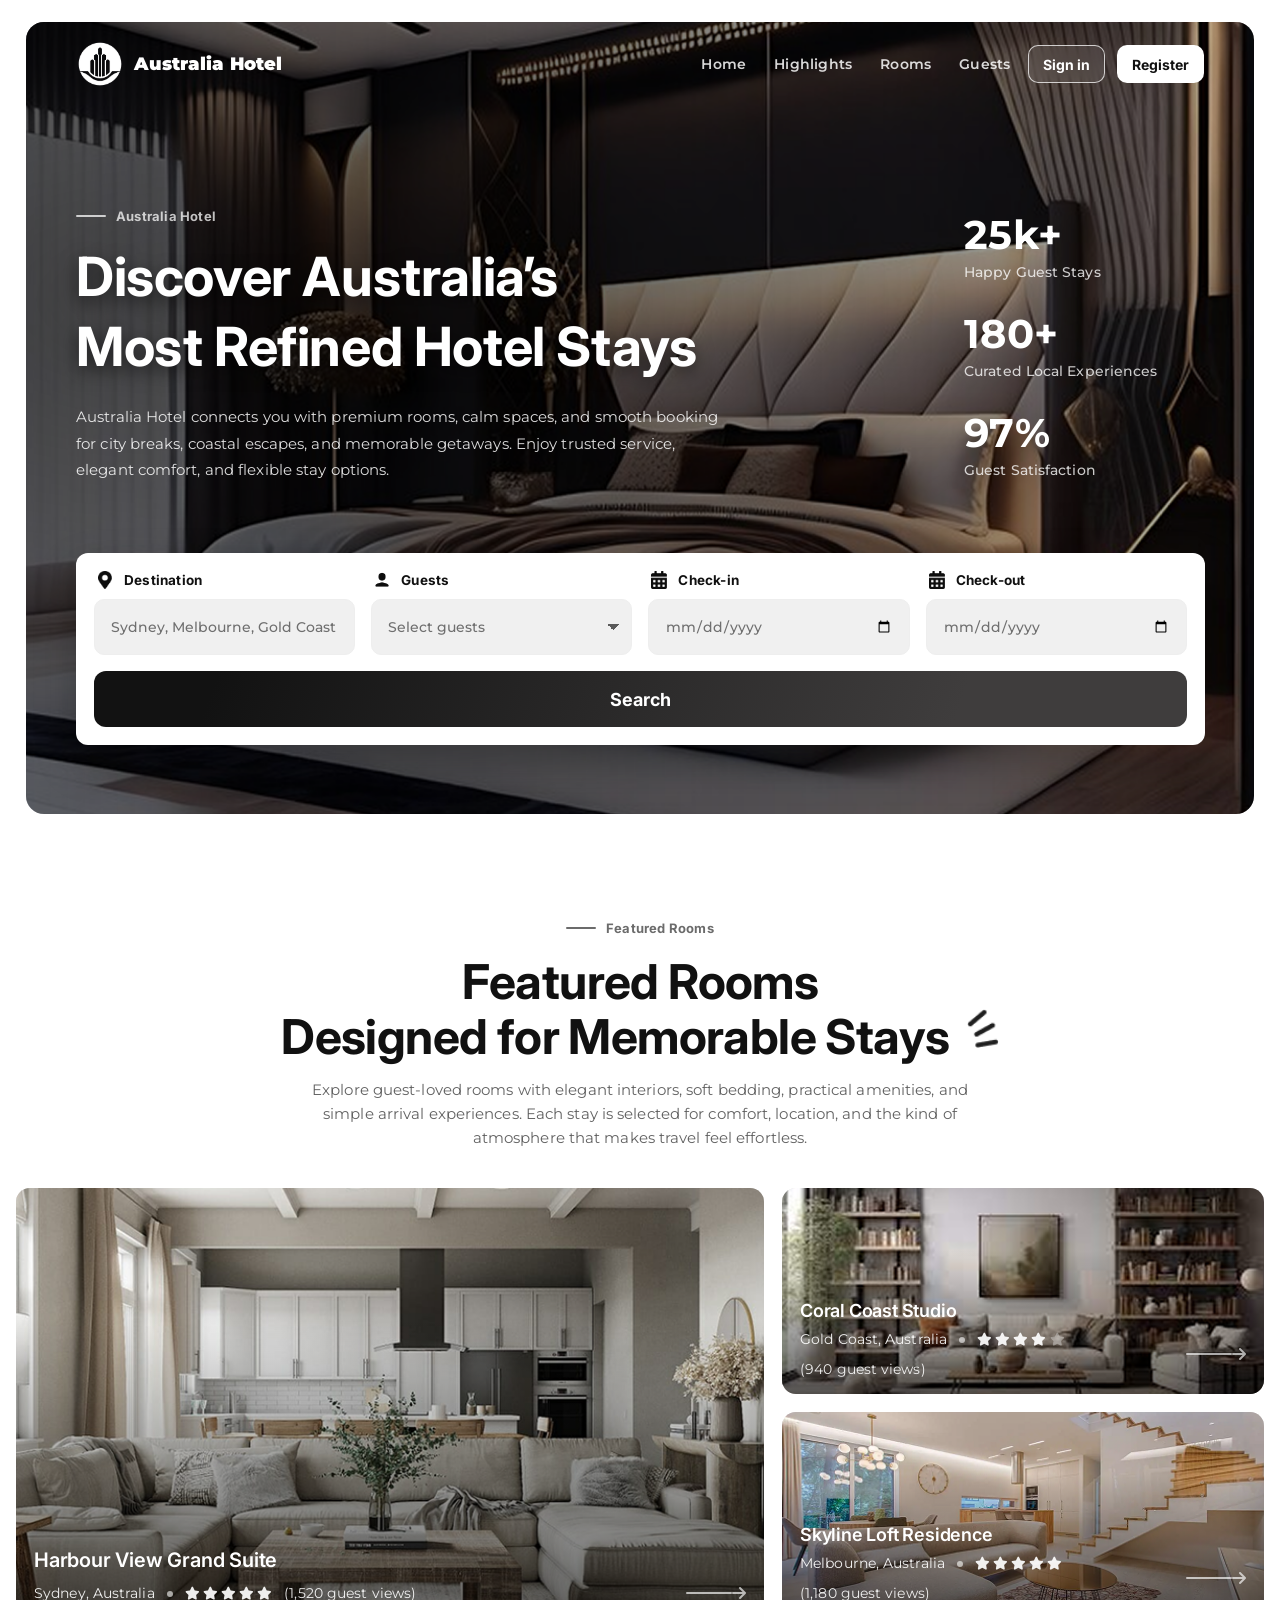
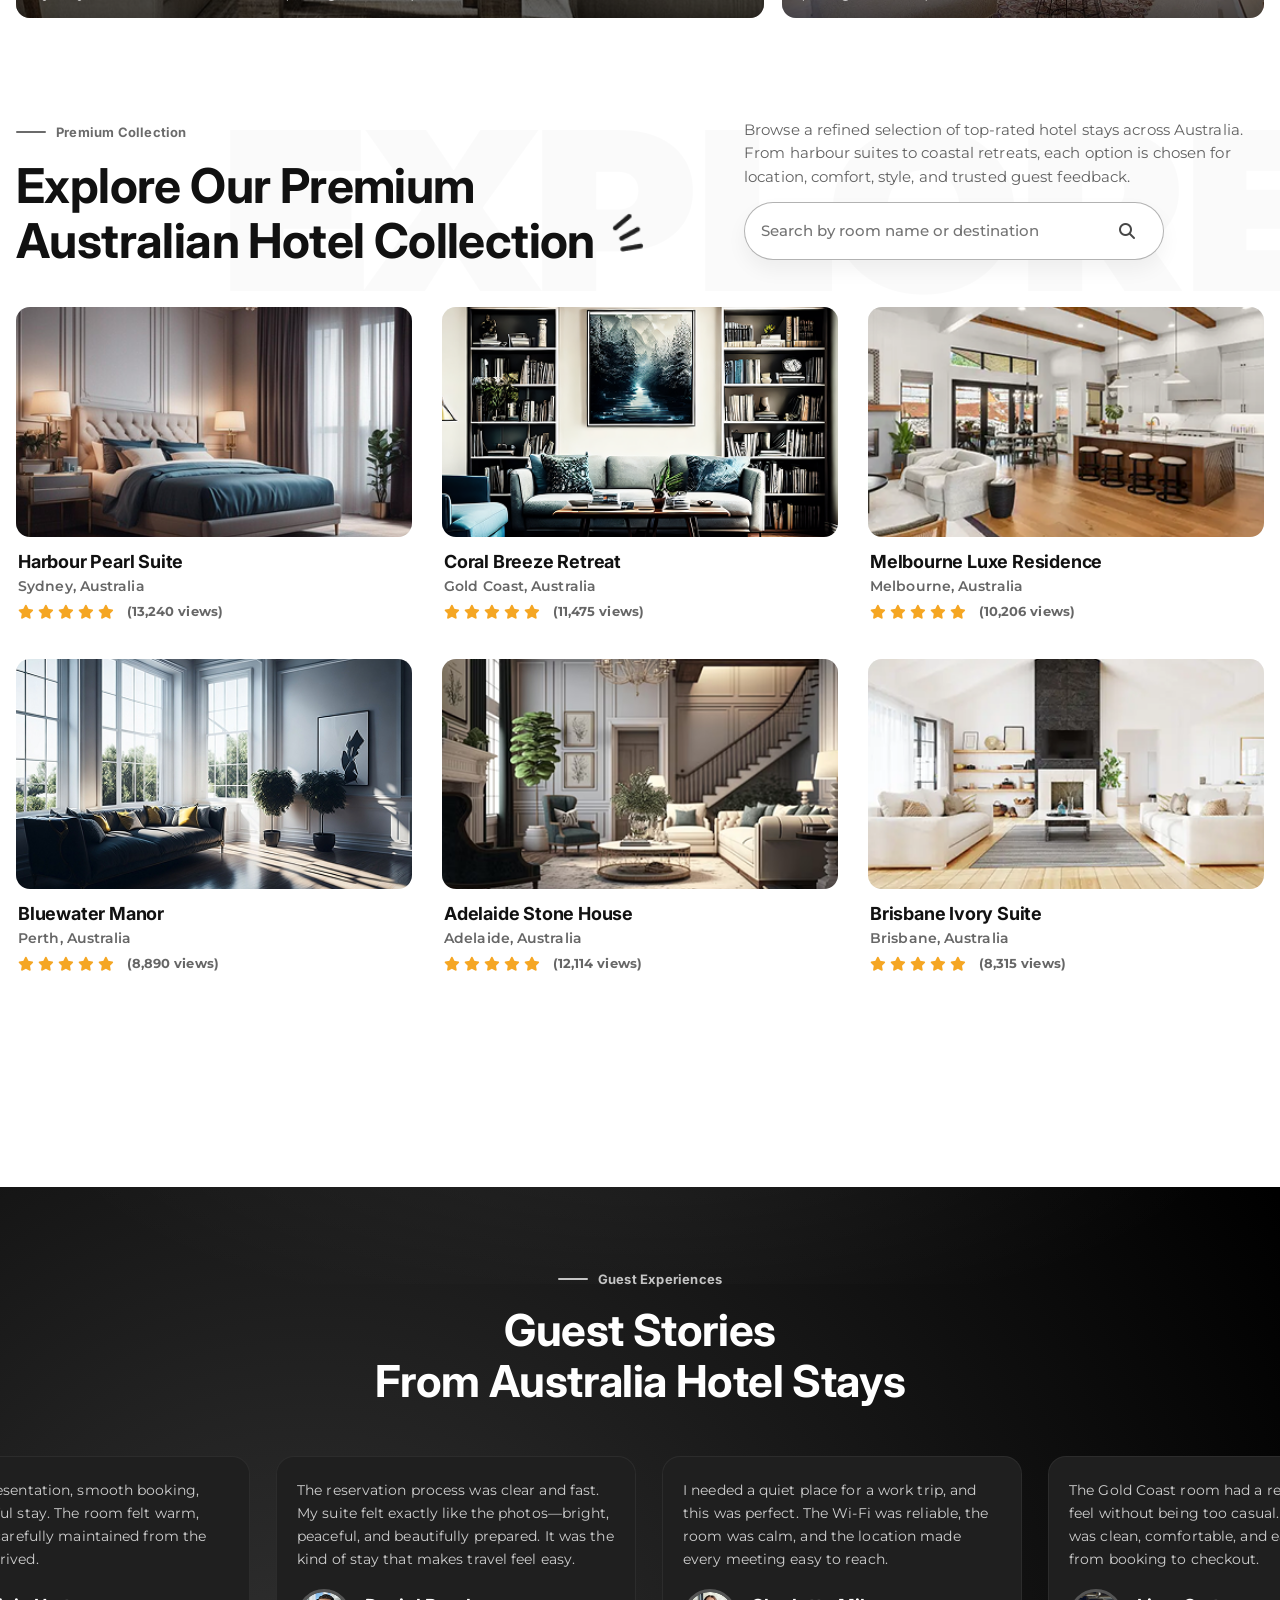
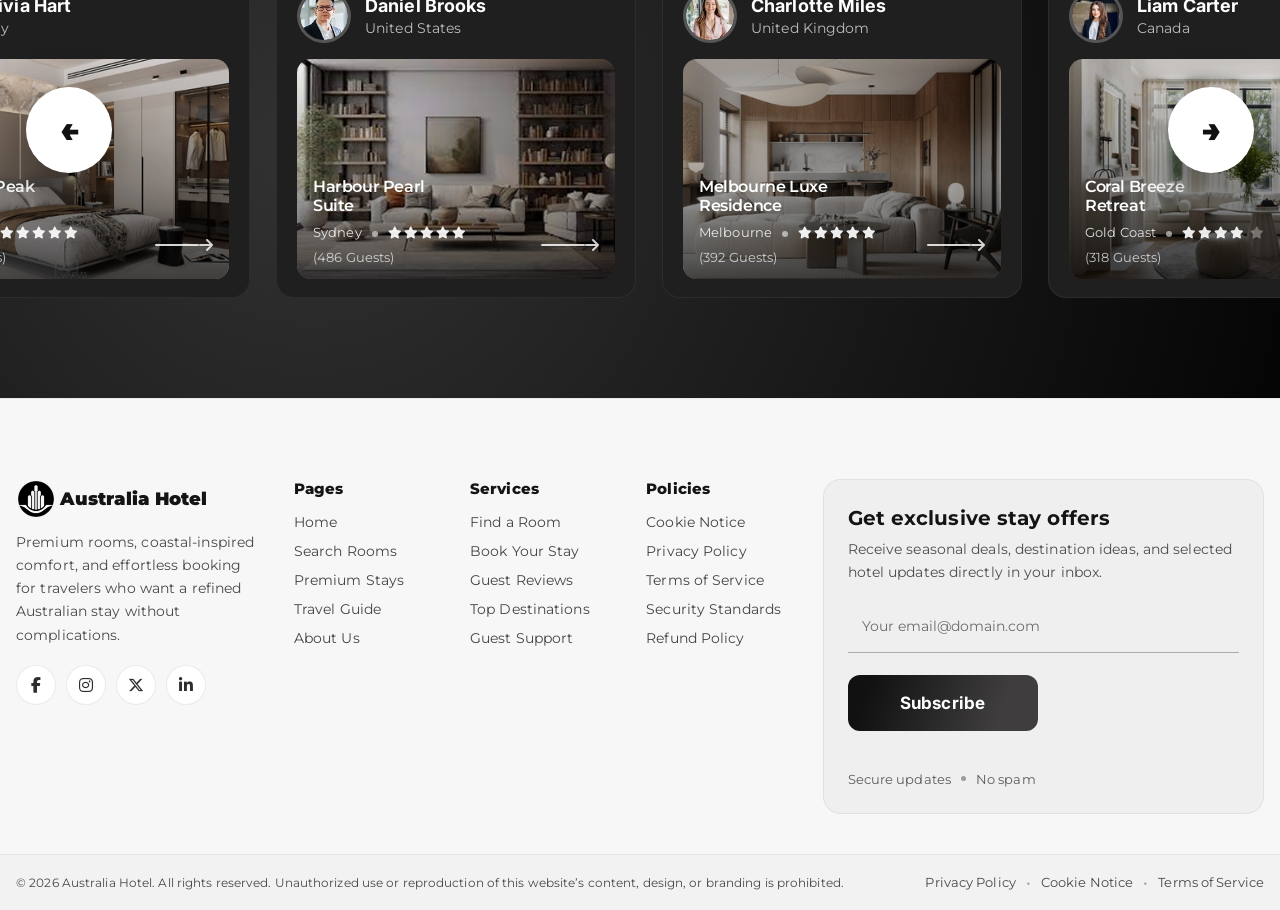
<file: index.html>
<!DOCTYPE html>
<html lang="en">

<head>
    <meta charset="UTF-8" />
    <meta http-equiv="X-UA-Compatible" content="IE=edge" />
    <meta name="viewport" content="width=device-width, initial-scale=1.0" />

    <!-- Primary SEO -->
    <title>Australia Hotel | Premium Stays, Coastal Comfort, Easy Booking</title>
    <meta name="description"
        content="Australia Hotel offers refined rooms, coastal-inspired comfort, and seamless online booking for travelers who want calm spaces, premium service, and memorable stays across Australia." />
    <meta name="keywords"
        content="Australia Hotel, luxury hotel Australia, premium hotel rooms, hotel booking Australia, coastal hotel, city hotel, boutique stay, business hotel, weekend getaway, five star accommodation" />
    <meta name="author" content="australiahotel.com" />
    <meta name="robots" content="index, follow" />
    <link rel="canonical" href="https://australiahotel.com/" />
    <link rel="shortcut icon" href="images/logo.png" type="image/x-icon" />

    <!-- Open Graph -->
    <meta property="og:type" content="website" />
    <meta property="og:site_name" content="Australia Hotel" />
    <meta property="og:title" content="Australia Hotel | Premium Stays, Coastal Comfort, Easy Booking" />
    <meta property="og:description"
        content="Discover premium hotel stays across Australia with calm rooms, thoughtful service, flexible booking, and refined comfort for business and leisure travelers." />
    <meta property="og:url" content="https://australiahotel.com/" />
    <meta property="og:image" content="images/hero-room.jpg" />
    <meta property="og:image:alt"
        content="Australia Hotel premium suite with modern interior and warm coastal lighting" />

    <!-- Twitter -->
    <meta name="twitter:card" content="summary_large_image" />
    <meta name="twitter:title" content="Australia Hotel | Premium Stays, Coastal Comfort, Easy Booking" />
    <meta name="twitter:description"
        content="Book premium hotel stays across Australia with smooth reservations, stylish rooms, and attentive hospitality." />
    <meta name="twitter:image" content="images/hero-room.jpg" />
    <meta name="twitter:image:alt"
        content="Australia Hotel premium suite with modern interior and warm coastal lighting" />

    <!-- Google Fonts -->
    <link rel="preconnect" href="https://fonts.googleapis.com" />
    <link rel="preconnect" href="https://fonts.gstatic.com" crossorigin />
    <link
        href="https://fonts.googleapis.com/css2?family=Inter:ital,opsz,wght@0,14..32,100..900;1,14..32,100..900&family=Montserrat:ital,wght@0,100..900;1,100..900&display=swap"
        rel="stylesheet" />

    <!-- Font Awesome -->
    <link rel="stylesheet" href="https://cdnjs.cloudflare.com/ajax/libs/font-awesome/6.5.2/css/all.min.css"
        referrerpolicy="no-referrer" />

    <!-- CSS -->
    <link rel="stylesheet" href="css/style.css" />
    <link rel="stylesheet" href="css/about.css">
    <link rel="stylesheet" href="css/blog.css">
    <link rel="stylesheet" href="css/contact.css">
    <link rel="stylesheet" href="css/legal.css">
</head>

<body>
    <!--  ======================= HERO WRAPPER SECTION START ======================= -->
    <section class="heroWrap" id="top">
        <div class="heroBg" aria-hidden="true"></div>
        <div class="heroOverlay" aria-hidden="true"></div>

        <!-- Header / Navbar -->
        <header class="siteHeader">
            <div class="navBar">
                <a class="brand" href="#top" aria-label="Australia Hotel">
                    <img src="images/logo.png" alt="Australia Hotel logo">
                    <span>Australia Hotel</span>
                </a>

                <!-- Desktop nav -->
                <nav class="navLinks" aria-label="Primary navigation">
                    <a href="#top" class="navLink isActive">Home</a>
                    <a href="#featured" class="navLink">Highlights</a>
                    <a href="#best-list" class="navLink">Rooms</a>
                    <a href="#testimonials" class="navLink">Guests</a>
                </nav>

                <div class="navActions">
                    <button type="button" class="btnGhost authOpen dsm-none" data-auth="login">Sign in</button>
                    <button type="button" class="btnSolid authOpen dsm-none" data-auth="register">Register</button>

                    <!-- Mobile hamburger -->
                    <button class="hamburger" type="button" aria-label="Open menu" aria-controls="mobileMenu"
                        aria-expanded="false">
                        <i class="fa-solid fa-bars" aria-hidden="true"></i>
                    </button>
                </div>
            </div>

            <!-- Mobile menu -->
            <div class="mobileMenu" id="mobileMenu" aria-hidden="true">
                <div class="mobilePanel" role="dialog" aria-modal="true" aria-label="Mobile menu" tabindex="-1">
                    <div class="mobilePanelTop">
                        <div class="mobileBrandWrap">
                            <img src="images/logo.png" alt="Australia Hotel logo" class="mobileLogo">
                            <span class="mobileBrand">Australia Hotel</span>
                        </div>

                        <button class="mobileClose" type="button" aria-label="Close menu">
                            <i class="fa-solid fa-xmark" aria-hidden="true"></i>
                        </button>
                    </div>

                    <nav class="mobileLinks" aria-label="Mobile navigation">
                        <a href="#top" class="navLink isActive">Home</a>
                        <a href="#featured" class="navLink">Highlights</a>
                        <a href="#best-list" class="navLink">Rooms</a>
                        <a href="#testimonials" class="navLink">Guests</a>
                    </nav>

                    <div class="mobileActions">
                        <button type="button" class="btnGhost authOpen full" data-auth="login">Sign in</button>
                        <button type="button" class="btnSolid authOpen full" data-auth="register">Register</button>
                    </div>

                    <div class="mobileFinePrint">
                        <p>Secure reservations • Flexible stays • Guest support</p>
                    </div>
                </div>
            </div>
        </header>

        <!-- Hero content -->
        <div class="heroMain">
            <div class="heroGrid">
                <div class="heroLeft reveal">
                    <span class="sectionKicker sectionKickerLight">Australia Hotel</span>

                    <h1 class="heroTitle">
                        Discover Australia’s<br />
                        Most Refined Hotel Stays
                    </h1>
                    
                    <p class="heroDesc">
                        Australia Hotel connects you with premium rooms, calm spaces, and smooth booking for city breaks, coastal escapes,
                        and memorable getaways. Enjoy trusted service, elegant comfort, and flexible stay options.
                    </p>
                </div>

                <aside class="heroStats reveal" aria-label="Highlights">
                    <div class="statItem">
                        <div class="statValue">25k+</div>
                        <div class="statLabel">Happy Guest Stays</div>
                    </div>

                    <div class="statItem">
                        <div class="statValue">180+</div>
                        <div class="statLabel">Curated Local Experiences</div>
                    </div>

                    <div class="statItem">
                        <div class="statValue">97%</div>
                        <div class="statLabel">Guest Satisfaction</div>
                    </div>
                </aside>
            </div>

            <!-- Search box -->
            <div class="searchCardWrap" id="search">
                <form class="searchCard reveal" id="bookingForm" autocomplete="off" novalidate>
                    <div class="field">
                        <div class="fieldTop">
                            <img class="fieldIcon" src="images/icon-location.png" alt="Location icon" />
                            <span class="fieldLabel">Destination</span>
                        </div>
                        <input class="fieldInput" type="text" name="location"
                            placeholder="Sydney, Melbourne, Gold Coast" required />
                    </div>

                    <div class="field">
                        <div class="fieldTop">
                            <img class="fieldIcon" src="images/icon-person.png" alt="Guests icon" />
                            <span class="fieldLabel">Guests</span>
                        </div>

                        <div class="selectWrap">
                            <select class="fieldInput fieldSelect" name="person" aria-label="Select guests" required>
                                <option value="" selected disabled>Select guests</option>
                                <option value="1">1 Guest</option>
                                <option value="2">2 Guests</option>
                                <option value="3">3 Guests</option>
                                <option value="4">4 Guests</option>
                                <option value="5">5+ Guests</option>
                            </select>
                        </div>
                    </div>

                    <div class="field">
                        <div class="fieldTop">
                            <img class="fieldIcon" src="images/icon-calendar.png" alt="Calendar icon" />
                            <span class="fieldLabel">Check-in</span>
                        </div>

                        <div class="selectWrap">
                            <input class="fieldInput dateInput" type="date" name="checkin" aria-label="Check-in date"
                                required />
                        </div>
                    </div>

                    <div class="field">
                        <div class="fieldTop">
                            <img class="fieldIcon" src="images/icon-calendar.png" alt="Calendar icon" />
                            <span class="fieldLabel">Check-out</span>
                        </div>

                        <div class="selectWrap">
                            <input class="fieldInput dateInput" type="date" name="checkout" aria-label="Check-out date"
                                required />
                        </div>
                    </div>

                    <button class="searchBtn" type="submit" aria-label="Search rooms">
                        Search
                    </button>
                </form>

                <p class="formNote" aria-live="polite" id="formNote"></p>
            </div>

            <!-- =========================
                AUTH MODAL (Login/Register)
                ========================= -->
            <div class="authModal" id="authModal" aria-hidden="true">
                <div class="authBackdrop" data-auth-close></div>

                <div class="authDialog" role="dialog" aria-modal="true" aria-labelledby="authTitle" tabindex="-1">
                    <button class="authCloseBtn" type="button" aria-label="Close authentication" data-auth-close>
                        <i class="fa-solid fa-xmark" aria-hidden="true"></i>
                    </button>

                    <div class="authGrid">
                        <!-- Left: Brand panel -->
                        <aside class="authSide">
                            <div class="authLogoRow">
                                <img src="images/logo.png" alt="Australia Hotel logo" />
                                <span class="authBrand">Australia Hotel</span>
                            </div>

                            <h3 class="authSideTitle">Your next stay starts here.</h3>
                            <p class="authSideDesc">
                                Sign in to manage your reservations, save favorite rooms, update guest details, and
                                receive personalized hotel offers. Create an account for faster checkouts, flexible
                                booking tools, and a smoother travel experience.
                            </p>

                            <div class="authTrust">
                                <div class="trustItem"><i class="fa-solid fa-lock"></i><span>Secure Access</span></div>
                                <div class="trustItem"><i class="fa-solid fa-shield-halved"></i><span>Protected
                                        Details</span></div>
                                <div class="trustItem"><i class="fa-solid fa-headset"></i><span>Guest Care</span></div>
                            </div>
                        </aside>

                        <!-- Right: Forms -->
                        <section class="authMain">
                            <div class="authTabs" role="tablist" aria-label="Authentication tabs">
                                <button class="authTab isActive" type="button" role="tab" aria-selected="true"
                                    data-auth-tab="login">
                                    Sign in
                                </button>
                                <button class="authTab" type="button" role="tab" aria-selected="false"
                                    data-auth-tab="register">
                                    Create account
                                </button>
                            </div>

                            <h2 class="authTitle" id="authTitle">Welcome back</h2>
                            <p class="authSubtitle" id="authSubtitle">Sign in to view bookings, saved rooms, and guest
                                offers.</p>

                            <!-- LOGIN -->
                            <form class="authForm show" id="loginForm" data-auth-panel="login" novalidate>
                                <label class="authField">
                                    <span>Email</span>
                                    <input type="email" name="email" placeholder="name@example.com" autocomplete="email"
                                        required />
                                </label>

                                <label class="authField">
                                    <span>Password</span>
                                    <div class="authPassWrap">
                                        <input type="password" name="password" placeholder="Enter your password"
                                            autocomplete="current-password" required minlength="6" />
                                        <button class="authEye" type="button" aria-label="Show password" data-eye>
                                            <i class="fa-regular fa-eye"></i>
                                        </button>
                                    </div>
                                </label>

                                <div class="authRow">
                                    <label class="authCheck">
                                        <input type="checkbox" name="remember" />
                                        <span>Keep me signed in</span>
                                    </label>
                                    <button class="authLinkBtn" type="button" data-forgot>Reset password</button>
                                </div>

                                <button class="authSubmit" type="submit">Sign in</button>

                                <p class="authHint">
                                    New to Australia Hotel?
                                    <button class="authInlineSwitch" type="button" data-switch="register">Create an
                                        account</button>
                                </p>

                                <p class="authMsg" aria-live="polite"></p>
                            </form>

                            <!-- REGISTER -->
                            <form class="authForm" id="registerForm" data-auth-panel="register" novalidate>
                                <div class="authTwoCol">
                                    <label class="authField">
                                        <span>First name</span>
                                        <input type="text" name="firstName" placeholder="First name"
                                            autocomplete="given-name" required />
                                    </label>

                                    <label class="authField">
                                        <span>Last name</span>
                                        <input type="text" name="lastName" placeholder="Last name"
                                            autocomplete="family-name" required />
                                    </label>
                                </div>

                                <label class="authField">
                                    <span>Email</span>
                                    <input type="email" name="email" placeholder="name@example.com" autocomplete="email"
                                        required />
                                </label>

                                <label class="authField">
                                    <span>Create password</span>
                                    <div class="authPassWrap">
                                        <input type="password" name="password" placeholder="Create a strong password"
                                            autocomplete="new-password" required minlength="8" />
                                        <button class="authEye" type="button" aria-label="Show password" data-eye>
                                            <i class="fa-regular fa-eye"></i>
                                        </button>
                                    </div>
                                    <div class="authStrength" aria-hidden="true">
                                        <div class="bar" data-strength-bar></div>
                                    </div>
                                    <small class="authHelp" data-strength-text>Password strength: —</small>
                                </label>

                                <label class="authCheck authCheckTerms">
                                    <input type="checkbox" name="terms" required />
                                    <span>I agree to the Terms & Privacy Policy</span>
                                </label>

                                <button class="authSubmit" type="submit">Create account</button>

                                <p class="authHint">
                                    Already have an account?
                                    <button class="authInlineSwitch" type="button" data-switch="login">Sign in</button>
                                </p>

                                <p class="authMsg" aria-live="polite"></p>
                            </form>
                        </section>
                    </div>
                </div>
            </div>
        </div>
    </section>
    <!--  ======================= HERO WRAPPER SECTION END ======================= -->



    <!--  ======================= FEATURES STAYS SECTION START ======================= -->
    <section class="featuredSection" id="featured">
        <div class="container featuredContainer">

            <!-- Section heading -->
            <div class="featuredHeader reveal">
                <span class="sectionKicker">Featured Rooms</span>

                <h2 class="featuredTitle">
                    Featured Rooms<br />
                    Designed for Memorable Stays
                    <img class="featuredSpark" src="images/sparkle.png" alt="Decorative sparkle icon">
                </h2>

                <p class="featuredSub">
                    Explore guest-loved rooms with elegant interiors, soft bedding, practical amenities, and simple
                    arrival experiences. Each stay is selected for comfort, location, and the kind of atmosphere that
                    makes travel feel effortless.
                </p>
            </div>

            <!-- Cards grid -->
            <div class="featuredGrid">
                <!-- Left big card -->
                <a class="hotelCard hotelCardLg reveal"
                    aria-label="View details for Harbour View Grand Suite in Sydney">
                    <img class="hotelImg" src="images/featured-big.png"
                        alt="Premium harbour view suite with warm lighting and modern seating at Australia Hotel" />
                    <span class="hotelShade" aria-hidden="true"></span>

                    <div class="hotelContent">
                        <h3 class="hotelName">Harbour View Grand Suite</h3>

                        <div class="hotelMeta">
                            <span class="metaLeft">
                                <span class="metaLoc">Sydney, Australia</span>
                                <span class="metaDot" aria-hidden="true"></span>

                                <span class="metaStars" aria-label="Rated 5 out of 5">
                                    <i class="fa-solid fa-star" aria-hidden="true"></i>
                                    <i class="fa-solid fa-star" aria-hidden="true"></i>
                                    <i class="fa-solid fa-star" aria-hidden="true"></i>
                                    <i class="fa-solid fa-star" aria-hidden="true"></i>
                                    <i class="fa-solid fa-star" aria-hidden="true"></i>
                                </span>

                                <span class="metaVisitors">(1,520 guest views)</span>
                            </span>

                            <span class="metaArrow" aria-hidden="true">
                                <span class="arrowLine"></span>
                                <i class="fa-solid fa-arrow-right"></i>
                            </span>
                        </div>
                    </div>
                </a>

                <!-- Right stacked cards -->
                <div class="featuredCol">
                    <a class="hotelCard hotelCardSm reveal"
                        aria-label="View details for Coral Coast Studio in Gold Coast">
                        <img class="hotelImg" src="images/featured-sm-1.png"
                            alt="Coastal studio room with warm decor, soft seating, and modern design at Australia Hotel" />
                        <span class="hotelShade" aria-hidden="true"></span>

                        <div class="hotelContent">
                            <h3 class="hotelName sm">Coral Coast Studio</h3>

                            <div class="hotelMeta">
                                <span class="metaLeft">
                                    <span class="metaLoc">Gold Coast, Australia</span>
                                    <span class="metaDot" aria-hidden="true"></span>

                                    <span class="metaStars" aria-label="Rated 4 out of 5">
                                        <i class="fa-solid fa-star" aria-hidden="true"></i>
                                        <i class="fa-solid fa-star" aria-hidden="true"></i>
                                        <i class="fa-solid fa-star" aria-hidden="true"></i>
                                        <i class="fa-solid fa-star" aria-hidden="true"></i>
                                        <i class="fa-solid fa-star metaStarDim" aria-hidden="true"></i>
                                    </span>

                                    <span class="metaVisitors">(940 guest views)</span>
                                </span>

                                <span class="metaArrow" aria-hidden="true">
                                    <span class="arrowLine"></span>
                                    <i class="fa-solid fa-arrow-right"></i>
                                </span>
                            </div>
                        </div>
                    </a>

                    <a class="hotelCard hotelCardSm reveal"
                        aria-label="View details for Skyline Loft Residence in Melbourne">
                        <img class="hotelImg" src="images/featured-sm-2.png"
                            alt="Loft-style hotel residence with staircase, premium furniture, and open living area" />
                        <span class="hotelShade" aria-hidden="true"></span>

                        <div class="hotelContent">
                            <h3 class="hotelName sm">Skyline Loft Residence</h3>

                            <div class="hotelMeta">
                                <span class="metaLeft">
                                    <span class="metaLoc">Melbourne, Australia</span>
                                    <span class="metaDot" aria-hidden="true"></span>

                                    <span class="metaStars" aria-label="Rated 5 out of 5">
                                        <i class="fa-solid fa-star" aria-hidden="true"></i>
                                        <i class="fa-solid fa-star" aria-hidden="true"></i>
                                        <i class="fa-solid fa-star" aria-hidden="true"></i>
                                        <i class="fa-solid fa-star" aria-hidden="true"></i>
                                        <i class="fa-solid fa-star" aria-hidden="true"></i>
                                    </span>

                                    <span class="metaVisitors">(1,180 guest views)</span>
                                </span>

                                <span class="metaArrow" aria-hidden="true">
                                    <span class="arrowLine"></span>
                                    <i class="fa-solid fa-arrow-right"></i>
                                </span>
                            </div>
                        </div>
                    </a>
                </div>
            </div>

        </div>
    </section>
    <!--  ======================= FEATURES STAYS SECTION END ======================= -->



    <!--  ======================= BEST COLLECTION SECTION START SECTION START ======================= -->
    <section class="bestListSection" id="best-list">
        <div class="container bestListContainer">

            <!-- Top row -->
            <div class="bestListTop">
                <!-- Left title -->
                <div class="bestListLeft reveal">
                    <span class="sectionKicker">Premium Collection</span>

                    <h2 class="bestListTitle">
                        Explore Our Premium<br />
                        Australian Hotel Collection
                        <img class="bestSpark" src="images/sparkle.png" alt="Decorative accent icon">
                    </h2>
                </div>

                <!-- Right intro + search -->
                <div class="bestListRight reveal">
                    <p class="bestListDesc">
                        Browse a refined selection of top-rated hotel stays across Australia. From harbour suites to
                        coastal retreats, each option is chosen for location, comfort, style, and trusted guest
                        feedback.
                    </p>

                    <form class="bestSearch" id="bestHotelSearch" autocomplete="off" role="search"
                        aria-label="Search premium hotels">
                        <input type="text" id="bestSearchInput" placeholder="Search by room name or destination"
                            aria-label="Search by room name or destination">
                        <button type="submit" class="bestSearchBtn" aria-label="Search">
                            <i class="fa-solid fa-magnifying-glass" aria-hidden="true"></i>
                        </button>
                    </form>
                </div>
            </div>

            <!-- Grid -->
            <div class="bestGrid" id="bestGrid">

                <!-- Card 01 -->
                <article class="bestCard reveal" data-name="Harbour Pearl Suite" data-loc="Sydney, Australia">
                    <a class="bestCardLink" aria-label="View details for Harbour Pearl Suite">
                        <div class="bestImgWrap">
                            <img src="images/best-1.png"
                                alt="Five-star hotel bedroom suite with premium bedding at Harbour Pearl Suite" />
                        </div>

                        <div class="bestInfo">
                            <h3 class="bestName">Harbour Pearl Suite</h3>
                            <p class="bestLoc">Sydney, Australia</p>

                            <div class="bestMeta">
                                <div class="bestStars" aria-label="Rated five stars">
                                    <i class="fa-solid fa-star" aria-hidden="true"></i>
                                    <i class="fa-solid fa-star" aria-hidden="true"></i>
                                    <i class="fa-solid fa-star" aria-hidden="true"></i>
                                    <i class="fa-solid fa-star" aria-hidden="true"></i>
                                    <i class="fa-solid fa-star" aria-hidden="true"></i>
                                </div>
                                <span class="bestVisitors">(13,240 views)</span>
                            </div>
                        </div>
                    </a>
                </article>

                <!-- Card 02 -->
                <article class="bestCard reveal" data-name="Coral Breeze Retreat" data-loc="Gold Coast, Australia">
                    <a class="bestCardLink" aria-label="View details for Coral Breeze Retreat">
                        <div class="bestImgWrap">
                            <img src="images/best-2.png"
                                alt="Modern coastal lounge corner with refined decor at Coral Breeze Retreat" />
                        </div>

                        <div class="bestInfo">
                            <h3 class="bestName">Coral Breeze Retreat</h3>
                            <p class="bestLoc">Gold Coast, Australia</p>

                            <div class="bestMeta">
                                <div class="bestStars" aria-label="Rated five stars">
                                    <i class="fa-solid fa-star" aria-hidden="true"></i>
                                    <i class="fa-solid fa-star" aria-hidden="true"></i>
                                    <i class="fa-solid fa-star" aria-hidden="true"></i>
                                    <i class="fa-solid fa-star" aria-hidden="true"></i>
                                    <i class="fa-solid fa-star" aria-hidden="true"></i>
                                </div>
                                <span class="bestVisitors">(11,475 views)</span>
                            </div>
                        </div>
                    </a>
                </article>

                <!-- Card 03 -->
                <article class="bestCard reveal" data-name="Melbourne Luxe Residence" data-loc="Melbourne, Australia">
                    <a class="bestCardLink" aria-label="View details for Melbourne Luxe Residence">
                        <div class="bestImgWrap">
                            <img src="images/best-3.png"
                                alt="Open-plan hotel residence with kitchen and lounge at Melbourne Luxe Residence" />
                        </div>

                        <div class="bestInfo">
                            <h3 class="bestName">Melbourne Luxe Residence</h3>
                            <p class="bestLoc">Melbourne, Australia</p>

                            <div class="bestMeta">
                                <div class="bestStars" aria-label="Rated five stars">
                                    <i class="fa-solid fa-star" aria-hidden="true"></i>
                                    <i class="fa-solid fa-star" aria-hidden="true"></i>
                                    <i class="fa-solid fa-star" aria-hidden="true"></i>
                                    <i class="fa-solid fa-star" aria-hidden="true"></i>
                                    <i class="fa-solid fa-star" aria-hidden="true"></i>
                                </div>
                                <span class="bestVisitors">(10,206 views)</span>
                            </div>
                        </div>
                    </a>
                </article>

                <!-- Card 04 -->
                <article class="bestCard reveal" data-name="Bluewater Manor" data-loc="Perth, Australia">
                    <a class="bestCardLink" aria-label="View details for Bluewater Manor">
                        <div class="bestImgWrap">
                            <img src="images/best-4.png"
                                alt="Sunlit lounge with modern seating and large windows at Bluewater Manor" />
                        </div>

                        <div class="bestInfo">
                            <h3 class="bestName">Bluewater Manor</h3>
                            <p class="bestLoc">Perth, Australia</p>

                            <div class="bestMeta">
                                <div class="bestStars" aria-label="Rated five stars">
                                    <i class="fa-solid fa-star" aria-hidden="true"></i>
                                    <i class="fa-solid fa-star" aria-hidden="true"></i>
                                    <i class="fa-solid fa-star" aria-hidden="true"></i>
                                    <i class="fa-solid fa-star" aria-hidden="true"></i>
                                    <i class="fa-solid fa-star" aria-hidden="true"></i>
                                </div>
                                <span class="bestVisitors">(8,890 views)</span>
                            </div>
                        </div>
                    </a>
                </article>

                <!-- Card 05 -->
                <article class="bestCard reveal" data-name="Adelaide Stone House" data-loc="Adelaide, Australia">
                    <a class="bestCardLink" aria-label="View details for Adelaide Stone House">
                        <div class="bestImgWrap">
                            <img src="images/best-5.png"
                                alt="Elegant hotel living space with staircase and warm lighting at Adelaide Stone House" />
                        </div>

                        <div class="bestInfo">
                            <h3 class="bestName">Adelaide Stone House</h3>
                            <p class="bestLoc">Adelaide, Australia</p>

                            <div class="bestMeta">
                                <div class="bestStars" aria-label="Rated five stars">
                                    <i class="fa-solid fa-star" aria-hidden="true"></i>
                                    <i class="fa-solid fa-star" aria-hidden="true"></i>
                                    <i class="fa-solid fa-star" aria-hidden="true"></i>
                                    <i class="fa-solid fa-star" aria-hidden="true"></i>
                                    <i class="fa-solid fa-star" aria-hidden="true"></i>
                                </div>
                                <span class="bestVisitors">(12,114 views)</span>
                            </div>
                        </div>
                    </a>
                </article>

                <!-- Card 06 -->
                <article class="bestCard reveal" data-name="Brisbane Ivory Suite" data-loc="Brisbane, Australia">
                    <a class="bestCardLink" aria-label="View details for Brisbane Ivory Suite">
                        <div class="bestImgWrap">
                            <img src="images/best-6.png"
                                alt="Minimal luxury living room with premium finishes at Brisbane Ivory Suite" />
                        </div>

                        <div class="bestInfo">
                            <h3 class="bestName">Brisbane Ivory Suite</h3>
                            <p class="bestLoc">Brisbane, Australia</p>

                            <div class="bestMeta">
                                <div class="bestStars" aria-label="Rated five stars">
                                    <i class="fa-solid fa-star" aria-hidden="true"></i>
                                    <i class="fa-solid fa-star" aria-hidden="true"></i>
                                    <i class="fa-solid fa-star" aria-hidden="true"></i>
                                    <i class="fa-solid fa-star" aria-hidden="true"></i>
                                    <i class="fa-solid fa-star" aria-hidden="true"></i>
                                </div>
                                <span class="bestVisitors">(8,315 views)</span>
                            </div>
                        </div>
                    </a>
                </article>

                <!-- Card 07 -->
                <article class="bestCard reveal isExtra" data-name="Opera Harbour Residence"
                    data-loc="Sydney, Australia">
                    <a class="bestCardLink" aria-label="View details for Opera Harbour Residence">
                        <div class="bestImgWrap">
                            <img src="images/best-7.png"
                                alt="Harbour-view hotel residence with large windows at Opera Harbour Residence" />
                        </div>

                        <div class="bestInfo">
                            <h3 class="bestName">Opera Harbour Residence</h3>
                            <p class="bestLoc">Sydney, Australia</p>

                            <div class="bestMeta">
                                <div class="bestStars" aria-label="Rated five stars">
                                    <i class="fa-solid fa-star" aria-hidden="true"></i>
                                    <i class="fa-solid fa-star" aria-hidden="true"></i>
                                    <i class="fa-solid fa-star" aria-hidden="true"></i>
                                    <i class="fa-solid fa-star" aria-hidden="true"></i>
                                    <i class="fa-solid fa-star" aria-hidden="true"></i>
                                </div>
                                <span class="bestVisitors">(9,684 views)</span>
                            </div>
                        </div>
                    </a>
                </article>

                <!-- Card 08 -->
                <article class="bestCard reveal isExtra" data-name="Tasman Peak Retreat" data-loc="Hobart, Australia">
                    <a class="bestCardLink" aria-label="View details for Tasman Peak Retreat">
                        <div class="bestImgWrap">
                            <img src="images/best-8.png"
                                alt="Mountain-inspired hotel interior with warm wood tones at Tasman Peak Retreat" />
                        </div>

                        <div class="bestInfo">
                            <h3 class="bestName">Tasman Peak Retreat</h3>
                            <p class="bestLoc">Hobart, Australia</p>

                            <div class="bestMeta">
                                <div class="bestStars" aria-label="Rated five stars">
                                    <i class="fa-solid fa-star" aria-hidden="true"></i>
                                    <i class="fa-solid fa-star" aria-hidden="true"></i>
                                    <i class="fa-solid fa-star" aria-hidden="true"></i>
                                    <i class="fa-solid fa-star" aria-hidden="true"></i>
                                    <i class="fa-solid fa-star" aria-hidden="true"></i>
                                </div>
                                <span class="bestVisitors">(7,052 views)</span>
                            </div>
                        </div>
                    </a>
                </article>

                <!-- Card 09 -->
                <article class="bestCard reveal isExtra" data-name="Noir City Grand" data-loc="Canberra, Australia">
                    <a class="bestCardLink" aria-label="View details for Noir City Grand">
                        <div class="bestImgWrap">
                            <img src="images/best-9.png"
                                alt="Modern luxury hotel living room with statement lighting at Noir City Grand" />
                        </div>

                        <div class="bestInfo">
                            <h3 class="bestName">Noir City Grand</h3>
                            <p class="bestLoc">Canberra, Australia</p>

                            <div class="bestMeta">
                                <div class="bestStars" aria-label="Rated five stars">
                                    <i class="fa-solid fa-star" aria-hidden="true"></i>
                                    <i class="fa-solid fa-star" aria-hidden="true"></i>
                                    <i class="fa-solid fa-star" aria-hidden="true"></i>
                                    <i class="fa-solid fa-star" aria-hidden="true"></i>
                                    <i class="fa-solid fa-star" aria-hidden="true"></i>
                                </div>
                                <span class="bestVisitors">(7,936 views)</span>
                            </div>
                        </div>
                    </a>
                </article>

            </div>

            <!-- No result text -->
            <p class="bestEmpty" id="bestEmpty" aria-live="polite"></p>

            <!-- View more -->
            <div class="bestMoreWrap reveal">
                <button class="bestMoreBtn" id="bestMoreBtn" type="button" aria-expanded="false"
                    aria-controls="bestGrid">
                    View More
                </button>
            </div>

        </div>
    </section>
    <!--  ======================= BEST COLLECTION SECTION START SECTION END ======================= -->



    <!-- ========================= TESTIMONIALS SECTION START ========================= -->
    <section class="testiSection4" id="testimonials">
        <div class="container testiContainer4">

            <div class="testiHead4 reveal">
                <span class="sectionKicker sectionKickerLight">Guest Experiences</span>

                <h2 class="testiTitle4">
                    Guest Stories<br />
                    From Australia Hotel Stays
                </h2>
            </div>

            <div class="testiSlider4 reveal" data-slider="testi4">
                <!-- LEFT / RIGHT FADE -->
                <span class="testiFade4 left" aria-hidden="true"></span>
                <span class="testiFade4 right" aria-hidden="true"></span>

                <!-- arrows -->
                <button class="testiArrow4 prev" type="button" aria-label="Previous testimonial" data-prev>
                    <span aria-hidden="true">←</span>
                </button>

                <button class="testiArrow4 next" type="button" aria-label="Next testimonial" data-next>
                    <span aria-hidden="true">→</span>
                </button>

                <!-- viewport -->
                <div class="testiViewport4" data-viewport>
                    <div class="testiTrack4" data-track>

                        <!-- 1 -->
                        <article class="testiCard4" data-slide>
                            <p class="testiText4">
                                The reservation process was clear and fast. My suite felt exactly like the
                                photos—bright, peaceful, and beautifully prepared. It was the kind of stay that makes
                                travel feel easy.
                            </p>
                            <div class="testiUser4">
                                <div class="testiAvatar4">
                                    <img src="images/user-1.png" alt="Guest profile photo of Daniel Brooks">
                                </div>
                                <div class="testiUserInfo4">
                                    <h4 class="testiUserName4">Daniel Brooks</h4>
                                    <span class="testiUserLoc4">United States</span>
                                </div>
                            </div>
                            <div class="testiHotel4">
                                <img class="testiHotelImg4" src="images/testi-hotel-1.png"
                                    alt="Contemporary hotel suite interior with warm lighting and premium seating">
                                <span class="testiHotelShade4" aria-hidden="true"></span>
                                <div class="testiHotelContent4">
                                    <h3 class="testiHotelName4">Harbour Pearl<br>Suite</h3>
                                    <div class="testiHotelMeta4">
                                        <span class="testiHotelLeft4">
                                            <span class="testiHotelPlace4">Sydney</span>
                                            <span class="testiDot4" aria-hidden="true"></span>
                                            <span class="testiStars4" aria-label="5 out of 5 stars">
                                                <i class="fa-solid fa-star"></i><i class="fa-solid fa-star"></i><i
                                                    class="fa-solid fa-star"></i><i class="fa-solid fa-star"></i><i
                                                    class="fa-solid fa-star"></i>
                                            </span>
                                            <span class="testiVisitors4">(486 Guests)</span>
                                        </span>
                                        <span class="testiGo4" aria-hidden="true">
                                            <span class="testiGoLine4"></span>
                                            <i class="fa-solid fa-arrow-right"></i>
                                        </span>
                                    </div>
                                </div>
                            </div>
                        </article>

                        <!-- 2 -->
                        <article class="testiCard4" data-slide>
                            <p class="testiText4">
                                I needed a quiet place for a work trip, and this was perfect. The Wi-Fi was reliable,
                                the room was calm, and the location made every meeting easy to reach.
                            </p>
                            <div class="testiUser4">
                                <div class="testiAvatar4">
                                    <img src="images/user-2.png" alt="Guest profile photo of Charlotte Miles">
                                </div>
                                <div class="testiUserInfo4">
                                    <h4 class="testiUserName4">Charlotte Miles</h4>
                                    <span class="testiUserLoc4">United Kingdom</span>
                                </div>
                            </div>
                            <div class="testiHotel4">
                                <img class="testiHotelImg4" src="images/testi-hotel-2.png"
                                    alt="Elegant hotel living space with staircase and natural daylight">
                                <span class="testiHotelShade4" aria-hidden="true"></span>
                                <div class="testiHotelContent4">
                                    <h3 class="testiHotelName4">Melbourne Luxe<br>Residence</h3>
                                    <div class="testiHotelMeta4">
                                        <span class="testiHotelLeft4">
                                            <span class="testiHotelPlace4">Melbourne</span>
                                            <span class="testiDot4" aria-hidden="true"></span>
                                            <span class="testiStars4" aria-label="5 out of 5 stars">
                                                <i class="fa-solid fa-star"></i><i class="fa-solid fa-star"></i><i
                                                    class="fa-solid fa-star"></i><i class="fa-solid fa-star"></i><i
                                                    class="fa-solid fa-star"></i>
                                            </span>
                                            <span class="testiVisitors4">(392 Guests)</span>
                                        </span>
                                        <span class="testiGo4" aria-hidden="true">
                                            <span class="testiGoLine4"></span>
                                            <i class="fa-solid fa-arrow-right"></i>
                                        </span>
                                    </div>
                                </div>
                            </div>
                        </article>

                        <!-- 3 -->
                        <article class="testiCard4" data-slide>
                            <p class="testiText4">
                                The Gold Coast room had a relaxed coastal feel without being too casual. Everything was
                                clean, comfortable, and easy to manage from booking to checkout.
                            </p>
                            <div class="testiUser4">
                                <div class="testiAvatar4">
                                    <img src="images/user-3.png" alt="Guest profile photo of Liam Carter">
                                </div>
                                <div class="testiUserInfo4">
                                    <h4 class="testiUserName4">Liam Carter</h4>
                                    <span class="testiUserLoc4">Canada</span>
                                </div>
                            </div>
                            <div class="testiHotel4">
                                <img class="testiHotelImg4" src="images/testi-hotel-3.png"
                                    alt="Modern coastal lounge with soft seating and warm textures">
                                <span class="testiHotelShade4" aria-hidden="true"></span>
                                <div class="testiHotelContent4">
                                    <h3 class="testiHotelName4">Coral Breeze<br>Retreat</h3>
                                    <div class="testiHotelMeta4">
                                        <span class="testiHotelLeft4">
                                            <span class="testiHotelPlace4">Gold Coast</span>
                                            <span class="testiDot4" aria-hidden="true"></span>
                                            <span class="testiStars4" aria-label="4 out of 5 stars">
                                                <i class="fa-solid fa-star"></i><i class="fa-solid fa-star"></i><i
                                                    class="fa-solid fa-star"></i><i class="fa-solid fa-star"></i>
                                                <i class="fa-solid fa-star testiStarDim4"></i>
                                            </span>
                                            <span class="testiVisitors4">(318 Guests)</span>
                                        </span>
                                        <span class="testiGo4" aria-hidden="true">
                                            <span class="testiGoLine4"></span>
                                            <i class="fa-solid fa-arrow-right"></i>
                                        </span>
                                    </div>
                                </div>
                            </div>
                        </article>

                        <!-- 4 -->
                        <article class="testiCard4" data-slide>
                            <p class="testiText4">
                                The service felt polished without being overwhelming. My room was quiet at night, the
                                bedding was excellent, and the whole stay felt very well organized.
                            </p>
                            <div class="testiUser4">
                                <div class="testiAvatar4">
                                    <img src="images/user-4.png" alt="Guest profile photo of Ava Turner">
                                </div>
                                <div class="testiUserInfo4">
                                    <h4 class="testiUserName4">Ava Turner</h4>
                                    <span class="testiUserLoc4">Australia</span>
                                </div>
                            </div>
                            <div class="testiHotel4">
                                <img class="testiHotelImg4" src="images/testi-hotel-4.png"
                                    alt="Bright hotel sitting room with classic decor and chandelier">
                                <span class="testiHotelShade4" aria-hidden="true"></span>
                                <div class="testiHotelContent4">
                                    <h3 class="testiHotelName4">Bluewater<br>Manor</h3>
                                    <div class="testiHotelMeta4">
                                        <span class="testiHotelLeft4">
                                            <span class="testiHotelPlace4">Perth</span>
                                            <span class="testiDot4" aria-hidden="true"></span>
                                            <span class="testiStars4" aria-label="5 out of 5 stars">
                                                <i class="fa-solid fa-star"></i><i class="fa-solid fa-star"></i><i
                                                    class="fa-solid fa-star"></i><i class="fa-solid fa-star"></i><i
                                                    class="fa-solid fa-star"></i>
                                            </span>
                                            <span class="testiVisitors4">(429 Guests)</span>
                                        </span>
                                        <span class="testiGo4" aria-hidden="true">
                                            <span class="testiGoLine4"></span>
                                            <i class="fa-solid fa-arrow-right"></i>
                                        </span>
                                    </div>
                                </div>
                            </div>
                        </article>

                        <!-- 5 -->
                        <article class="testiCard4" data-slide>
                            <p class="testiText4">
                                The listing was accurate, the room looked premium, and the check-in details were simple.
                                I booked quickly and felt confident before arriving.
                            </p>
                            <div class="testiUser4">
                                <div class="testiAvatar4">
                                    <img src="images/user-5.png" alt="Guest profile photo of Max Reed">
                                </div>
                                <div class="testiUserInfo4">
                                    <h4 class="testiUserName4">Max Reed</h4>
                                    <span class="testiUserLoc4">Germany</span>
                                </div>
                            </div>
                            <div class="testiHotel4">
                                <img class="testiHotelImg4" src="images/testi-hotel-5.png"
                                    alt="Minimal hotel suite with warm tones and natural light">
                                <span class="testiHotelShade4" aria-hidden="true"></span>
                                <div class="testiHotelContent4">
                                    <h3 class="testiHotelName4">Adelaide Stone<br>House</h3>
                                    <div class="testiHotelMeta4">
                                        <span class="testiHotelLeft4">
                                            <span class="testiHotelPlace4">Adelaide</span>
                                            <span class="testiDot4" aria-hidden="true"></span>
                                            <span class="testiStars4" aria-label="5 out of 5 stars">
                                                <i class="fa-solid fa-star"></i><i class="fa-solid fa-star"></i><i
                                                    class="fa-solid fa-star"></i><i class="fa-solid fa-star"></i><i
                                                    class="fa-solid fa-star"></i>
                                            </span>
                                            <span class="testiVisitors4">(376 Guests)</span>
                                        </span>
                                        <span class="testiGo4" aria-hidden="true">
                                            <span class="testiGoLine4"></span>
                                            <i class="fa-solid fa-arrow-right"></i>
                                        </span>
                                    </div>
                                </div>
                            </div>
                        </article>

                        <!-- 6 -->
                        <article class="testiCard4" data-slide>
                            <p class="testiText4">
                                A clean and refined stay with no stress. The room had everything I needed, the staff
                                were helpful, and the booking confirmation was very clear.
                            </p>
                            <div class="testiUser4">
                                <div class="testiAvatar4">
                                    <img src="images/user-6.png" alt="Guest profile photo of Sofia Ramos">
                                </div>
                                <div class="testiUserInfo4">
                                    <h4 class="testiUserName4">Sofia Ramos</h4>
                                    <span class="testiUserLoc4">Spain</span>
                                </div>
                            </div>
                            <div class="testiHotel4">
                                <img class="testiHotelImg4" src="images/testi-hotel-6.png"
                                    alt="Luxury hotel interior with soft seating and warm ambient lighting">
                                <span class="testiHotelShade4" aria-hidden="true"></span>
                                <div class="testiHotelContent4">
                                    <h3 class="testiHotelName4">Brisbane Ivory<br>Suite</h3>
                                    <div class="testiHotelMeta4">
                                        <span class="testiHotelLeft4">
                                            <span class="testiHotelPlace4">Brisbane</span>
                                            <span class="testiDot4" aria-hidden="true"></span>
                                            <span class="testiStars4" aria-label="5 out of 5 stars">
                                                <i class="fa-solid fa-star"></i><i class="fa-solid fa-star"></i><i
                                                    class="fa-solid fa-star"></i><i class="fa-solid fa-star"></i><i
                                                    class="fa-solid fa-star"></i>
                                            </span>
                                            <span class="testiVisitors4">(304 Guests)</span>
                                        </span>
                                        <span class="testiGo4" aria-hidden="true">
                                            <span class="testiGoLine4"></span>
                                            <i class="fa-solid fa-arrow-right"></i>
                                        </span>
                                    </div>
                                </div>
                            </div>
                        </article>

                        <!-- 7 -->
                        <article class="testiCard4" data-slide>
                            <p class="testiText4">
                                I liked how curated everything felt. There were enough options to choose from, but not
                                so many that it became confusing. The room quality was excellent.
                            </p>
                            <div class="testiUser4">
                                <div class="testiAvatar4">
                                    <img src="images/user-7.png" alt="Guest profile photo of Ethan Cole">
                                </div>
                                <div class="testiUserInfo4">
                                    <h4 class="testiUserName4">Ethan Cole</h4>
                                    <span class="testiUserLoc4">France</span>
                                </div>
                            </div>
                            <div class="testiHotel4">
                                <img class="testiHotelImg4" src="images/testi-hotel-7.png"
                                    alt="Contemporary hotel lounge with luxury decor and soft lighting">
                                <span class="testiHotelShade4" aria-hidden="true"></span>
                                <div class="testiHotelContent4">
                                    <h3 class="testiHotelName4">Opera Harbour<br>Residence</h3>
                                    <div class="testiHotelMeta4">
                                        <span class="testiHotelLeft4">
                                            <span class="testiHotelPlace4">Sydney</span>
                                            <span class="testiDot4" aria-hidden="true"></span>
                                            <span class="testiStars4" aria-label="5 out of 5 stars">
                                                <i class="fa-solid fa-star"></i><i class="fa-solid fa-star"></i><i
                                                    class="fa-solid fa-star"></i><i class="fa-solid fa-star"></i><i
                                                    class="fa-solid fa-star"></i>
                                            </span>
                                            <span class="testiVisitors4">(341 Guests)</span>
                                        </span>
                                        <span class="testiGo4" aria-hidden="true">
                                            <span class="testiGoLine4"></span>
                                            <i class="fa-solid fa-arrow-right"></i>
                                        </span>
                                    </div>
                                </div>
                            </div>
                        </article>

                        <!-- 8 -->
                        <article class="testiCard4" data-slide>
                            <p class="testiText4">
                                Beautiful presentation, smooth booking, and a peaceful stay. The room felt warm,
                                stylish, and carefully maintained from the moment I arrived.
                            </p>
                            <div class="testiUser4">
                                <div class="testiAvatar4">
                                    <img src="images/user-8.png" alt="Guest profile photo of Olivia Hart">
                                </div>
                                <div class="testiUserInfo4">
                                    <h4 class="testiUserName4">Olivia Hart</h4>
                                    <span class="testiUserLoc4">Italy</span>
                                </div>
                            </div>
                            <div class="testiHotel4">
                                <img class="testiHotelImg4" src="images/testi-hotel-8.png"
                                    alt="Modern hotel suite interior with premium furniture and warm tones">
                                <span class="testiHotelShade4" aria-hidden="true"></span>
                                <div class="testiHotelContent4">
                                    <h3 class="testiHotelName4">Tasman Peak<br>Retreat</h3>
                                    <div class="testiHotelMeta4">
                                        <span class="testiHotelLeft4">
                                            <span class="testiHotelPlace4">Hobart</span>
                                            <span class="testiDot4" aria-hidden="true"></span>
                                            <span class="testiStars4" aria-label="5 out of 5 stars">
                                                <i class="fa-solid fa-star"></i><i class="fa-solid fa-star"></i><i
                                                    class="fa-solid fa-star"></i><i class="fa-solid fa-star"></i><i
                                                    class="fa-solid fa-star"></i>
                                            </span>
                                            <span class="testiVisitors4">(286 Guests)</span>
                                        </span>
                                        <span class="testiGo4" aria-hidden="true">
                                            <span class="testiGoLine4"></span>
                                            <i class="fa-solid fa-arrow-right"></i>
                                        </span>
                                    </div>
                                </div>
                            </div>
                        </article>

                    </div>
                </div>

                <!-- Pagination bars -->
                <div class="testiBars4" data-bars aria-label="Testimonials pagination"></div>
            </div>
        </div>
    </section>
    <!-- ========================= TESTIMONIALS SECTION END ========================= -->



    <!-- ========================= FOOTER SECTION START ========================= -->
    <footer class="siteFooter" id="footer">
        <div class="container siteFooterContainer">
            <div class="footerGrid">

                <!-- Brand / Small note -->
                <div class="footerBrand">
                    <a href="index.html" class="footerLogo" aria-label="Go to homepage">
                        <img src="images/footer-logo.png" alt="Australia Hotel brand logo" />
                        <span class="footerLogoText">Australia Hotel</span>
                    </a>

                    <p class="footerNote">
                        Premium rooms, coastal-inspired comfort, and effortless booking for travelers who want a refined
                        Australian stay without complications.
                    </p>

                    <div class="footerSocial">
                        <a href="#" class="footerSocialLink" aria-label="Visit our Facebook">
                            <i class="fa-brands fa-facebook-f" aria-hidden="true"></i>
                        </a>
                        <a href="#" class="footerSocialLink" aria-label="Visit our Instagram">
                            <i class="fa-brands fa-instagram" aria-hidden="true"></i>
                        </a>
                        <a href="#" class="footerSocialLink" aria-label="Visit our X Twitter">
                            <i class="fa-brands fa-x-twitter" aria-hidden="true"></i>
                        </a>
                        <a href="#" class="footerSocialLink" aria-label="Visit our LinkedIn">
                            <i class="fa-brands fa-linkedin-in" aria-hidden="true"></i>
                        </a>
                    </div>
                </div>

                <!-- Column 1 -->
                <div class="footerCol">
                    <h4 class="footerTitle">Pages</h4>
                    <ul class="footerLinks">
                        <li><a href="index.html">Home</a></li>
                        <li><a href="#search">Search Rooms</a></li>
                        <li><a href="#best-list">Premium Stays</a></li>
                        <li><a href="blog.html">Travel Guide</a></li>
                        <li><a href="about.html">About Us</a></li>
                    </ul>
                </div>

                <!-- Column 2 -->
                <div class="footerCol">
                    <h4 class="footerTitle">Services</h4>
                    <ul class="footerLinks">
                        <li><a href="#search">Find a Room</a></li>
                        <li><a href="#search">Book Your Stay</a></li>
                        <li><a href="#testimonials">Guest Reviews</a></li>
                        <li><a href="#best-list">Top Destinations</a></li>
                        <li><a href="contact.html">Guest Support</a></li>
                    </ul>
                </div>

                <!-- Column 3 -->
                <div class="footerCol">
                    <h4 class="footerTitle">Policies</h4>
                    <ul class="footerLinks">
                        <li><a href="legal.html#cookies">Cookie Notice</a></li>
                        <li><a href="legal.html#privacy">Privacy Policy</a></li>
                        <li><a href="legal.html#terms">Terms of Service</a></li>
                        <li><a href="legal.html#security">Security Standards</a></li>
                        <li><a href="legal.html#refund">Refund Policy</a></li>
                    </ul>
                </div>

            </div>

            <!-- Right: Newsletter Card -->
            <div class="footerCard">
                <h3 class="footerCardTitle">Get exclusive stay offers</h3>
                <p class="footerCardDesc">Receive seasonal deals, destination ideas, and selected hotel updates directly
                    in your inbox.</p>

                <form class="footerForm" id="footerSubscribeForm" novalidate>
                    <label class="srOnly" for="footerEmail">Email address</label>
                    <input type="email" id="footerEmail" name="email" placeholder="Your email@domain.com"
                        autocomplete="email" required />
                    <button type="submit" class="footerBtn">
                        Subscribe
                    </button>

                    <p class="footerMsg" id="footerMsg" aria-live="polite"></p>
                </form>

                <div class="footerMiniRow">
                    <span class="footerMiniTag">Secure updates</span>
                    <span class="footerMiniDot" aria-hidden="true"></span>
                    <span class="footerMiniTag">No spam</span>
                </div>
            </div>

        </div>

        <!-- Bottom bar -->
        <div class="footerBottom">
            <div class="container footerBottomInner">
                <p class="footerCopy">
                    © <span id="footerYear">2026</span> Australia Hotel. All rights reserved. Unauthorized use or reproduction of this website’s content, design, or
                    branding is prohibited.
                </p>

                <div class="footerBottomLinks">
                    <a href="legal.html#privacy">Privacy Policy</a>
                    <span class="footerSep" aria-hidden="true">•</span>
                    <a href="legal.html#cookies">Cookie Notice</a>
                    <span class="footerSep" aria-hidden="true">•</span>
                    <a href="legal.html#terms">Terms of Service</a>
                </div>
            </div>
        </div>
    </footer>
    <!-- ========================= FOOTER SECTION END ========================= -->

    <script src="js/main.js"></script>
</body>

</html>
</file>
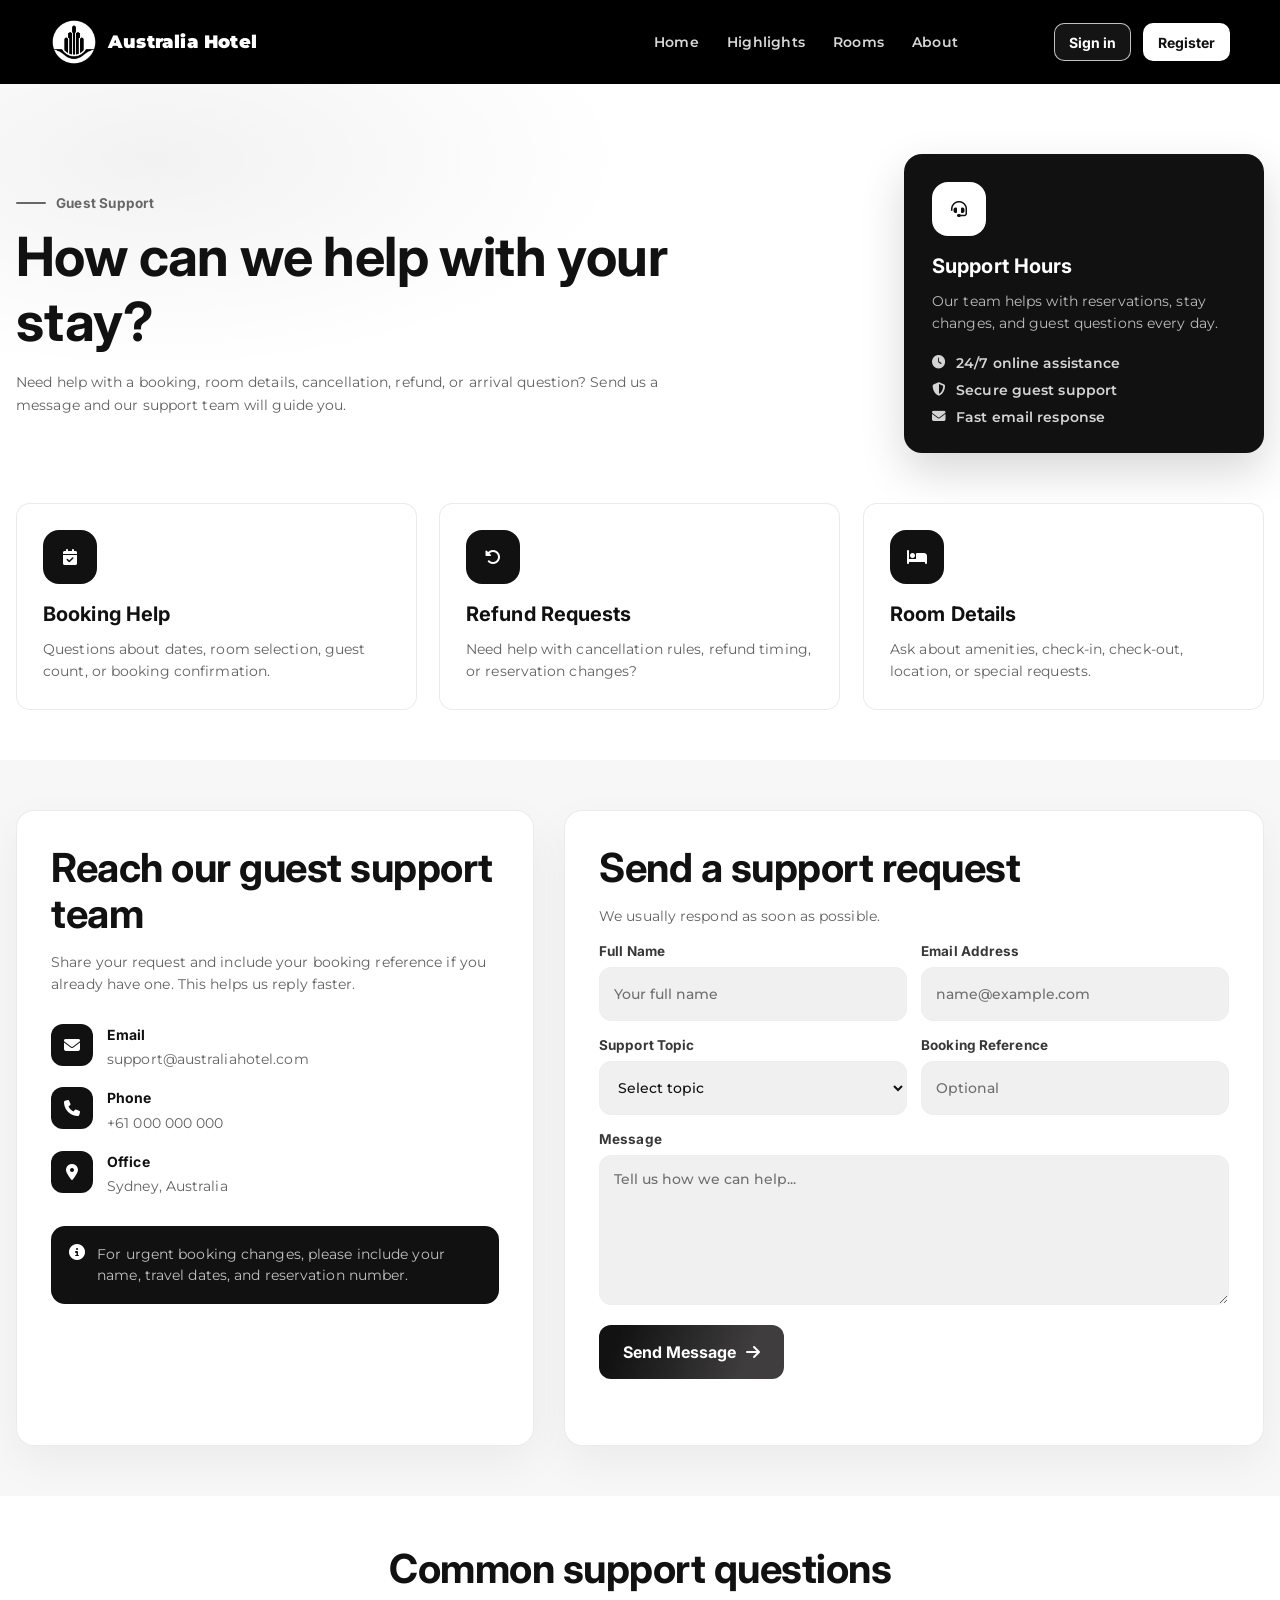
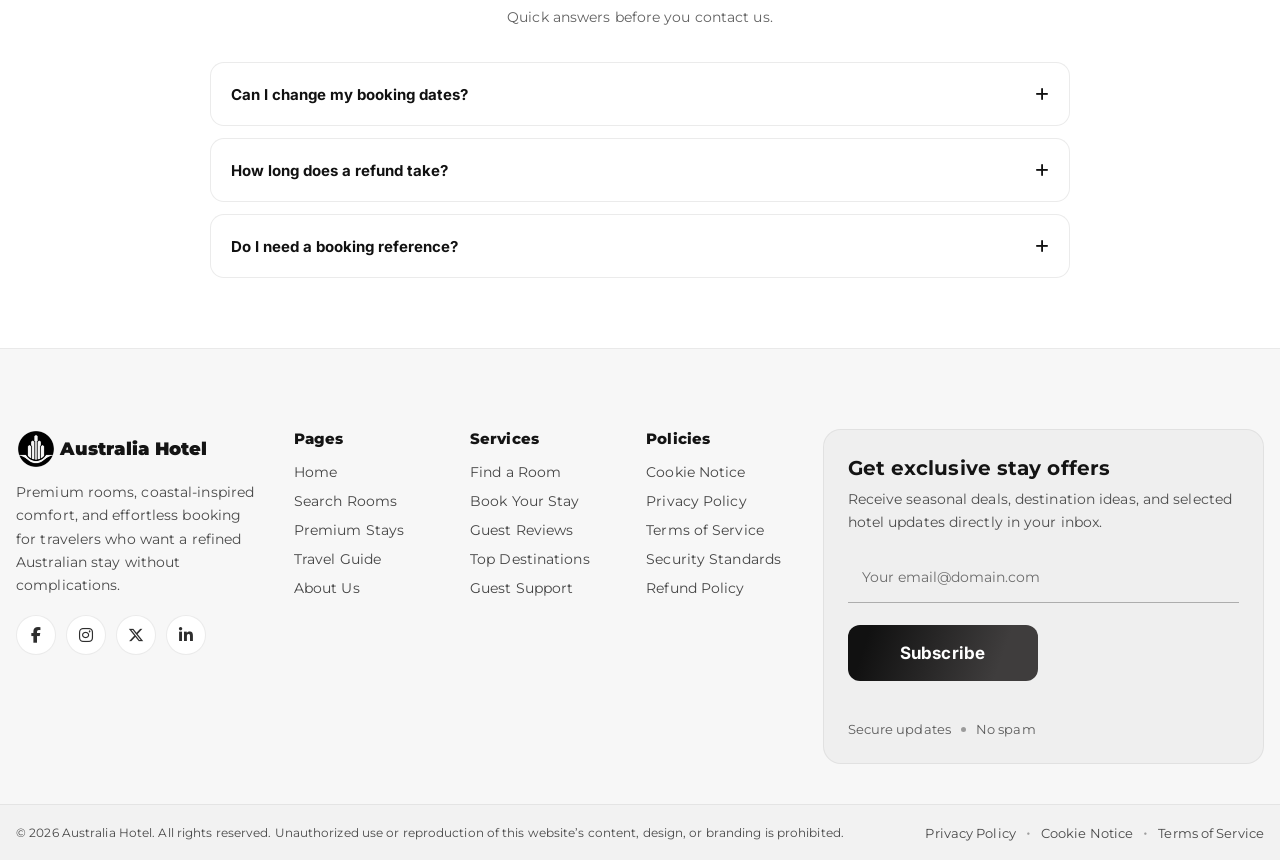
<file: contact.html>
<!DOCTYPE html>
<html lang="en">

<head>
    <!-- ========================= SEO META START ========================= -->
    <meta charset="UTF-8" />
    <meta http-equiv="X-UA-Compatible" content="IE=edge" />
    <meta name="viewport" content="width=device-width, initial-scale=1.0" />

    <title>Guest Support | Australia Hotel</title>
    <meta name="description"
        content="Contact Australia Hotel guest support for booking help, room questions, refund requests, reservation updates, and travel assistance." />
    <meta name="keywords"
        content="Australia Hotel contact, guest support, hotel booking help, reservation support, refund support, Australia Hotel help" />
    <meta name="author" content="australiahotel.com" />
    <meta name="robots" content="index, follow" />
    <link rel="canonical" href="https://australiahotel.com/contact.html" />
    <link rel="shortcut icon" href="images/logo.png" type="image/x-icon" />
    <!-- ========================= SEO META END ========================= -->

    <!-- ========================= FONT & ICON START ========================= -->
    <link rel="preconnect" href="https://fonts.googleapis.com" />
    <link rel="preconnect" href="https://fonts.gstatic.com" crossorigin />
    <link
        href="https://fonts.googleapis.com/css2?family=Inter:ital,opsz,wght@0,14..32,100..900;1,14..32,100..900&family=Montserrat:ital,wght@0,100..900;1,100..900&display=swap"
        rel="stylesheet" />

    <link rel="stylesheet" href="https://cdnjs.cloudflare.com/ajax/libs/font-awesome/6.5.2/css/all.min.css"
        referrerpolicy="no-referrer" />
    <!-- ========================= FONT & ICON END ========================= -->

    <!-- ========================= CSS START ========================= -->
    <link rel="stylesheet" href="css/style.css" />
    <link rel="stylesheet" href="css/about.css">
    <link rel="stylesheet" href="css/legal.css">
    <link rel="stylesheet" href="css/contact.css" />
    <!-- ========================= CSS END ========================= -->
</head>

<body>
    <!-- ========================= CONTACT HEADER SECTION START ========================= -->
    <header class="legalHeader">
        <div class="navBar legalNavBar">
            <a class="brand" href="index.html" aria-label="Australia Hotel">
                <img src="images/logo.png" alt="Australia Hotel logo" />
                <span>Australia Hotel</span>
            </a>
    
            <nav class="navLinks" aria-label="Primary navigation">
                <a href="index.html" class="navLink">Home</a>
                <a href="index.html#featured" class="navLink">Highlights</a>
                <a href="index.html#best-list" class="navLink">Rooms</a>
                <a href="about.html" class="navLink">About</a>
            </nav>
    
            <div class="navActions">
                <button type="button" class="btnGhost authOpen dsm-none" data-auth="login">Sign in</button>
                <button type="button" class="btnSolid authOpen dsm-none" data-auth="register">Register</button>
    
                <button class="hamburger" type="button" aria-label="Open menu" aria-controls="mobileMenu"
                    aria-expanded="false">
                    <i class="fa-solid fa-bars" aria-hidden="true"></i>
                </button>
            </div>
        </div>
    
        <div class="mobileMenu" id="mobileMenu" aria-hidden="true">
            <div class="mobilePanel" role="dialog" aria-modal="true" aria-label="Mobile menu" tabindex="-1">
                <div class="mobilePanelTop">
                    <div class="mobileBrandWrap">
                        <img src="images/logo.png" alt="Australia Hotel logo" class="mobileLogo" />
                        <span class="mobileBrand">Australia Hotel</span>
                    </div>
    
                    <button class="mobileClose" type="button" aria-label="Close menu">
                        <i class="fa-solid fa-xmark" aria-hidden="true"></i>
                    </button>
                </div>
    
                <nav class="mobileLinks" aria-label="Mobile navigation">
                    <a href="index.html" class="navLink">Home</a>
                    <a href="index.html#featured" class="navLink">Highlights</a>
                    <a href="index.html#best-list" class="navLink">Rooms</a>
                    <a href="about.html" class="navLink">About</a>
                </nav>
    
                <div class="mobileActions">
                    <button type="button" class="btnGhost authOpen full" data-auth="login">Sign in</button>
                    <button type="button" class="btnSolid authOpen full" data-auth="register">Register</button>
                </div>
    
                <div class="mobileFinePrint">
                    <p>Secure reservations • Flexible stays • Guest support</p>
                </div>
            </div>
        </div>
    </header>
    <!-- ========================= CONTACT HEADER SECTION END ========================= -->


    <main class="contactMain">
        <!-- ========================= CONTACT HERO SECTION START ========================= -->
        <section class="contactHero">
            <div class="contactContainer">
                <div class="contactHeroGrid">
                    <div class="contactHeroContent reveal">
                        <span class="contactKicker">Guest Support</span>

                        <h1>How can we help with your stay?</h1>

                        <p>
                            Need help with a booking, room details, cancellation, refund, or arrival question? Send us a
                            message and our support team will guide you.
                        </p>
                    </div>

                    <div class="contactHeroCard reveal">
                        <div class="contactHeroIcon">
                            <i class="fa-solid fa-headset"></i>
                        </div>

                        <h3>Support Hours</h3>

                        <p>
                            Our team helps with reservations, stay changes, and guest questions every day.
                        </p>

                        <div class="supportMiniList">
                            <span><i class="fa-solid fa-clock"></i> 24/7 online assistance</span>
                            <span><i class="fa-solid fa-shield-halved"></i> Secure guest support</span>
                            <span><i class="fa-solid fa-envelope"></i> Fast email response</span>
                        </div>
                    </div>
                </div>
            </div>
        </section>
        <!-- ========================= CONTACT HERO SECTION END ========================= -->


        <!-- ========================= CONTACT OPTIONS SECTION START ========================= -->
        <section class="contactOptions">
            <div class="contactContainer">
                <div class="contactOptionGrid">
                    <article class="contactOptionCard reveal">
                        <div class="contactOptionIcon">
                            <i class="fa-solid fa-calendar-check"></i>
                        </div>

                        <h3>Booking Help</h3>
                        <p>Questions about dates, room selection, guest count, or booking confirmation.</p>
                    </article>

                    <article class="contactOptionCard reveal">
                        <div class="contactOptionIcon">
                            <i class="fa-solid fa-rotate-left"></i>
                        </div>

                        <h3>Refund Requests</h3>
                        <p>Need help with cancellation rules, refund timing, or reservation changes?</p>
                    </article>

                    <article class="contactOptionCard reveal">
                        <div class="contactOptionIcon">
                            <i class="fa-solid fa-bed"></i>
                        </div>

                        <h3>Room Details</h3>
                        <p>Ask about amenities, check-in, check-out, location, or special requests.</p>
                    </article>
                </div>
            </div>
        </section>
        <!-- ========================= CONTACT OPTIONS SECTION END ========================= -->


        <!-- ========================= CONTACT FORM SECTION START ========================= -->
        <section class="contactSection">
            <div class="contactContainer">
                <div class="contactLayout">
                    <aside class="contactInfo reveal">
                        <h2>Reach our guest support team</h2>

                        <p>
                            Share your request and include your booking reference if you already have one. This helps us
                            reply faster.
                        </p>

                        <div class="contactInfoList">
                            <div>
                                <i class="fa-solid fa-envelope"></i>
                                <span>
                                    <strong>Email</strong>
                                    support@australiahotel.com
                                </span>
                            </div>

                            <div>
                                <i class="fa-solid fa-phone"></i>
                                <span>
                                    <strong>Phone</strong>
                                    +61 000 000 000
                                </span>
                            </div>

                            <div>
                                <i class="fa-solid fa-location-dot"></i>
                                <span>
                                    <strong>Office</strong>
                                    Sydney, Australia
                                </span>
                            </div>
                        </div>

                        <div class="contactNotice">
                            <i class="fa-solid fa-circle-info"></i>
                            <p>
                                For urgent booking changes, please include your name, travel dates, and reservation
                                number.
                            </p>
                        </div>
                    </aside>

                    <form class="contactForm reveal" id="guestSupportForm" novalidate>
                        <div class="contactFormHead">
                            <h2>Send a support request</h2>
                            <p>We usually respond as soon as possible.</p>
                        </div>

                        <div class="contactTwoCol">
                            <label class="contactField">
                                <span>Full Name</span>
                                <input type="text" name="name" placeholder="Your full name" required />
                            </label>

                            <label class="contactField">
                                <span>Email Address</span>
                                <input type="email" name="email" placeholder="name@example.com" required />
                            </label>
                        </div>

                        <div class="contactTwoCol">
                            <label class="contactField">
                                <span>Support Topic</span>
                                <select name="topic" required>
                                    <option value="" selected disabled>Select topic</option>
                                    <option value="booking">Booking Help</option>
                                    <option value="refund">Refund Request</option>
                                    <option value="room">Room Details</option>
                                    <option value="account">Account Support</option>
                                    <option value="other">Other Question</option>
                                </select>
                            </label>

                            <label class="contactField">
                                <span>Booking Reference</span>
                                <input type="text" name="booking" placeholder="Optional" />
                            </label>
                        </div>

                        <label class="contactField">
                            <span>Message</span>
                            <textarea name="message" placeholder="Tell us how we can help..." required></textarea>
                        </label>

                        <button type="submit" class="contactSubmit">
                            Send Message
                            <i class="fa-solid fa-arrow-right"></i>
                        </button>

                        <p class="contactMsg" id="contactMsg" aria-live="polite"></p>
                    </form>
                </div>
            </div>
        </section>
        <!-- ========================= CONTACT FORM SECTION END ========================= -->


        <!-- ========================= CONTACT FAQ SECTION START ========================= -->
        <section class="contactFaq">
            <div class="contactContainer">
                <div class="contactFaqHead reveal">
                    <h2>Common support questions</h2>
                    <p>Quick answers before you contact us.</p>
                </div>

                <div class="faqList reveal">
                    <div class="faqItem">
                        <button type="button" class="faqQuestion">
                            Can I change my booking dates?
                            <i class="fa-solid fa-plus"></i>
                        </button>
                        <div class="faqAnswer">
                            <p>Date changes depend on room availability and the selected property’s booking policy.</p>
                        </div>
                    </div>

                    <div class="faqItem">
                        <button type="button" class="faqQuestion">
                            How long does a refund take?
                            <i class="fa-solid fa-plus"></i>
                        </button>
                        <div class="faqAnswer">
                            <p>Approved refunds are usually sent to the original payment method. Bank processing times
                                may vary.</p>
                        </div>
                    </div>

                    <div class="faqItem">
                        <button type="button" class="faqQuestion">
                            Do I need a booking reference?
                            <i class="fa-solid fa-plus"></i>
                        </button>
                        <div class="faqAnswer">
                            <p>It is not required, but adding your booking reference helps our support team find your
                                reservation faster.</p>
                        </div>
                    </div>
                </div>
            </div>
        </section>
        <!-- ========================= CONTACT FAQ SECTION END ========================= -->
    </main>


    <!-- ========================= FOOTER SECTION START ========================= -->
    <footer class="siteFooter" id="footer">
        <div class="container siteFooterContainer">
            <div class="footerGrid">
    
                <!-- Brand / Small note -->
                <div class="footerBrand">
                    <a href="index.html" class="footerLogo" aria-label="Go to homepage">
                        <img src="images/footer-logo.png" alt="Australia Hotel brand logo" />
                        <span class="footerLogoText">Australia Hotel</span>
                    </a>
    
                    <p class="footerNote">
                        Premium rooms, coastal-inspired comfort, and effortless booking for travelers who want a refined
                        Australian stay without complications.
                    </p>
    
                    <div class="footerSocial">
                        <a href="#" class="footerSocialLink" aria-label="Visit our Facebook">
                            <i class="fa-brands fa-facebook-f" aria-hidden="true"></i>
                        </a>
                        <a href="#" class="footerSocialLink" aria-label="Visit our Instagram">
                            <i class="fa-brands fa-instagram" aria-hidden="true"></i>
                        </a>
                        <a href="#" class="footerSocialLink" aria-label="Visit our X Twitter">
                            <i class="fa-brands fa-x-twitter" aria-hidden="true"></i>
                        </a>
                        <a href="#" class="footerSocialLink" aria-label="Visit our LinkedIn">
                            <i class="fa-brands fa-linkedin-in" aria-hidden="true"></i>
                        </a>
                    </div>
                </div>
    
                <!-- Column 1 -->
                <div class="footerCol">
                    <h4 class="footerTitle">Pages</h4>
                    <ul class="footerLinks">
                        <li><a href="index.html">Home</a></li>
                        <li><a href="#search">Search Rooms</a></li>
                        <li><a href="#best-list">Premium Stays</a></li>
                        <li><a href="blog.html">Travel Guide</a></li>
                        <li><a href="about.html">About Us</a></li>
                    </ul>
                </div>
    
                <!-- Column 2 -->
                <div class="footerCol">
                    <h4 class="footerTitle">Services</h4>
                    <ul class="footerLinks">
                        <li><a href="#search">Find a Room</a></li>
                        <li><a href="#search">Book Your Stay</a></li>
                        <li><a href="#testimonials">Guest Reviews</a></li>
                        <li><a href="#best-list">Top Destinations</a></li>
                        <li><a href="contact.html">Guest Support</a></li>
                    </ul>
                </div>
    
                <!-- Column 3 -->
                <div class="footerCol">
                    <h4 class="footerTitle">Policies</h4>
                    <ul class="footerLinks">
                        <li><a href="legal.html#cookies">Cookie Notice</a></li>
                        <li><a href="legal.html#privacy">Privacy Policy</a></li>
                        <li><a href="legal.html#terms">Terms of Service</a></li>
                        <li><a href="legal.html#security">Security Standards</a></li>
                        <li><a href="legal.html#refund">Refund Policy</a></li>
                    </ul>
                </div>
    
            </div>
    
            <!-- Right: Newsletter Card -->
            <div class="footerCard">
                <h3 class="footerCardTitle">Get exclusive stay offers</h3>
                <p class="footerCardDesc">Receive seasonal deals, destination ideas, and selected hotel updates directly
                    in your inbox.</p>
    
                <form class="footerForm" id="footerSubscribeForm" novalidate>
                    <label class="srOnly" for="footerEmail">Email address</label>
                    <input type="email" id="footerEmail" name="email" placeholder="Your email@domain.com"
                        autocomplete="email" required />
                    <button type="submit" class="footerBtn">
                        Subscribe
                    </button>
    
                    <p class="footerMsg" id="footerMsg" aria-live="polite"></p>
                </form>
    
                <div class="footerMiniRow">
                    <span class="footerMiniTag">Secure updates</span>
                    <span class="footerMiniDot" aria-hidden="true"></span>
                    <span class="footerMiniTag">No spam</span>
                </div>
            </div>
    
        </div>
    
        <!-- Bottom bar -->
        <div class="footerBottom">
            <div class="container footerBottomInner">
                <p class="footerCopy">
                    © <span id="footerYear">2026</span> Australia Hotel. All rights reserved. Unauthorized use or
                    reproduction of this website’s content, design, or
                    branding is prohibited.
                </p>
    
                <div class="footerBottomLinks">
                    <a href="legal.html#privacy">Privacy Policy</a>
                    <span class="footerSep" aria-hidden="true">•</span>
                    <a href="legal.html#cookies">Cookie Notice</a>
                    <span class="footerSep" aria-hidden="true">•</span>
                    <a href="legal.html#terms">Terms of Service</a>
                </div>
            </div>
        </div>
    </footer>
    <!-- ========================= FOOTER SECTION END ========================= -->

    <script src="js/main.js"></script>
</body>

</html>
</file>
<file: css/style.css>
:root {
    --fontBody: "Montserrat", sans-serif;
    --fontTitle: "Inter", sans-serif;
    --white: #ffffff;
    --black: #0b0b0d;
    --textSoft: rgba(255, 255, 255, 0.86);
    --textFade: rgba(255, 255, 255, 0.72);
    --card: #ffffff;
    --shadow: 0 18px 45px rgba(0, 0, 0, 0.35);
    --shadowSoft: 0 12px 30px rgba(0, 0, 0, 0.18);
    --radiusHero: 18px;
    --radiusCard: 12px;
    --maxW: 1280px;
    --inputPlaceholder: #6f6f6f;
    --inputActive: #043263;
}

* {
    box-sizing: border-box;
}

html {
    scroll-behavior: smooth;
}

body {
    margin: 0;
    font-family: var(--fontBody);
    color: var(--white);
    letter-spacing: 0.1px;
    -webkit-font-smoothing: antialiased;
    -moz-osx-font-smoothing: grayscale;
    overflow-x: hidden;
}

img {
    max-width: 100%;
}

button,
input,
select {
    font: inherit;
}

span.sectionKicker.sectionKickerLight {
    display: inline-flex;
    align-items: center;
    gap: 10px;
    margin-bottom: 18px;
    color: rgba(255, 255, 255, 0.74);
    font-family: var(--fontTitle);
    font-size: 13px;
    font-weight: 700;
    letter-spacing: 0.2px;
}

span.sectionKicker.sectionKickerLight::before {
    content: "";
    width: 30px;
    height: 2px;
    border-radius: 999px;
    background: rgba(255, 255, 255, 0.74);
}

span.sectionKicker {
    display: inline-flex;
    align-items: center;
    gap: 10px;
    margin-bottom: 18px;
    color: rgba(0, 0, 0, 0.58);
    font-family: var(--fontTitle);
    font-size: 13px;
    font-weight: 700;
    letter-spacing: 0.2px;
}

span.sectionKicker::before {
    content: "";
    width: 30px;
    height: 2px;
    border-radius: 999px;
    background: rgba(0, 0, 0, 0.58);
}

/* ========================= HERO SECTION START ========================= */
.heroWrap {
    position: relative;
    width: min(96vw, 1400px);
    margin: 22px auto 50px;
    border-radius: var(--radiusHero);
    overflow: hidden;
    min-height: 88vh;
}

.heroBg {
    position: absolute;
    inset: 0;
    background-image: url("../images/hero-room.png");
    background-size: cover;
    background-position: center;
    transform: scale(1.03);
    will-change: transform;
}

.heroOverlay {
    position: absolute;
    inset: 0;
    background: linear-gradient(90deg, rgba(0, 0, 0, 0.55) 0%, rgb(0 0 0 / 42%) 45%, rgba(0, 0, 0, 0.25) 100%), radial-gradient(1200px 520px at 15% 35%, rgba(0, 0, 0, 0.42), rgba(0, 0, 0, 0));
}

.siteHeader {
    position: relative;
    z-index: 20;
    padding: 18px 50px 0;
}

.navBar {
    display: grid;
    gap: 18px;
    grid-template-columns: 4fr 460px 1fr;
    align-items: center;
}

.brand {
    display: flex;
    align-items: center;
    gap: 10px;
    text-decoration: none;
    min-width: 0;
}

.brand img {
    width: 48px;
    height: auto;
    display: block;
    flex: 0 0 auto;
}

.brand>span {
    font-weight: 900;
    letter-spacing: 0.2px;
    color: #fff;
    font-size: 18px;
    line-height: 1.15;
}

.navLinks {
    display: flex;
    align-items: center;
    justify-content: center;
    gap: 42px;
}

.navLink {
    text-decoration: none;
    color: rgba(255, 255, 255, 0.84);
    font-size: 14px;
    font-weight: 600;
    letter-spacing: 0.2px;
    position: relative;
    transition: transform 0.2s ease, opacity 0.2s ease, background 0.2s ease;
}

.navLink:hover {
    opacity: 1;
    transform: translateY(-1px);
}

.navLink.isActive {
    opacity: 1;
}

.navActions {
    display: flex;
    align-items: center;
    justify-content: flex-end;
    gap: 12px;
}

.btnGhost,
.btnSolid {
    display: inline-flex;
    align-items: center;
    justify-content: center;
    text-decoration: none;
    height: 38px;
    padding: 0 14px;
    border-radius: 10px;
    font-size: 14px;
    font-weight: 700;
    transition: transform 0.18s ease, box-shadow 0.18s ease, background 0.18s ease;
    white-space: nowrap;
    font-family: var(--fontTitle);
    cursor: pointer;
}

.btnGhost {
    color: var(--white);
    border: 1px solid rgba(255, 255, 255, 0.74);
    background: rgba(255, 255, 255, 0.08);
    backdrop-filter: blur(8px);
}

.btnGhost:hover {
    transform: translateY(-1px);
    box-shadow: var(--shadowSoft);
}

.btnSolid {
    color: #111;
    background: var(--white);
    border: 1px solid rgba(255, 255, 255, 0.95);
}

.btnSolid:hover {
    transform: translateY(-1px);
    box-shadow: var(--shadowSoft);
}

.hamburger {
    display: none;
    height: 40px;
    width: 44px;
    border-radius: 12px;
    border: 1px solid rgba(255, 255, 255, 0.32);
    background: rgba(255, 255, 255, 0.10);
    color: var(--white);
    cursor: pointer;
    align-items: center;
    justify-content: center;
    flex: 0 0 auto;
}

.hamburger i {
    font-size: 18px;
}

.mobileMenu {
    position: fixed;
    inset: 0;
    z-index: 10000000;
    visibility: hidden;
    pointer-events: none;
    background: rgba(0, 0, 0, 0.45);
    backdrop-filter: blur(8px);
    opacity: 0;
    transition: opacity 0.35s ease, visibility 0s linear 0.35s;
}

.mobileMenu.show {
    visibility: visible;
    pointer-events: auto;
    opacity: 1;
    transition: opacity 0.35s ease;
}

.mobilePanel {
    position: absolute;
    right: 0;
    top: 0;
    height: 100vh;
    width: min(360px, 92vw);
    background: rgba(12, 12, 14, 0.94);
    border-left: 1px solid rgba(255, 255, 255, 0.12);
    box-shadow: var(--shadow);
    padding: 16px 16px 18px;
    outline: none;
    display: flex;
    flex-direction: column;
    gap: 14px;
    transform: translateX(110%) scale(0.98);
    opacity: 0;
    transition: transform 0.55s cubic-bezier(0.16, 1, 0.3, 1), opacity 0.45s ease;
    will-change: transform, opacity;
    overflow-y: auto;
    -webkit-overflow-scrolling: touch;
}

.mobileMenu.show .mobilePanel {
    transform: translateX(0) scale(1);
    opacity: 1;
}

.mobilePanelTop {
    display: flex;
    align-items: center;
    justify-content: space-between;
    padding-bottom: 10px;
    border-bottom: 1px solid rgba(255, 255, 255, 0.10);
}

.mobileBrandWrap {
    display: flex;
    align-items: center;
    gap: 10px;
    min-width: 0;
}

.mobileLogo {
    width: 34px;
    height: auto;
    display: block;
    opacity: 0.95;
}

.mobileBrand {
    font-weight: 900;
    letter-spacing: 0.3px;
    line-height: 1.2;
}

.mobileClose {
    height: 40px;
    width: 42px;
    border-radius: 12px;
    border: 1px solid rgba(255, 255, 255, 0.18);
    background: rgba(255, 255, 255, 0.10);
    color: var(--white);
    cursor: pointer;
    flex: 0 0 auto;
}

.mobileLinks {
    display: flex;
    flex-direction: column;
    gap: 10px;
    padding-top: 4px;
}

.mobileLinks .navLink {
    color: rgba(255, 255, 255, 0.90);
    text-decoration: none;
    padding: 12px 12px;
    border-radius: 14px;
    background: rgba(255, 255, 255, 0.06);
    border: 1px solid rgba(255, 255, 255, 0.10);
    font-weight: 700;
}

.mobileLinks .navLink:hover {
    background: rgba(255, 255, 255, 0.10);
    transform: translateX(-2px);
}

.mobileMenu.show .mobileLinks .navLink {
    animation: slideItem 0.45s cubic-bezier(0.16, 1, 0.3, 1) both;
}

.mobileMenu.show .mobileLinks .navLink:nth-child(1) {
    animation-delay: 0.08s;
}

.mobileMenu.show .mobileLinks .navLink:nth-child(2) {
    animation-delay: 0.12s;
}

.mobileMenu.show .mobileLinks .navLink:nth-child(3) {
    animation-delay: 0.16s;
}

.mobileMenu.show .mobileLinks .navLink:nth-child(4) {
    animation-delay: 0.20s;
}

@keyframes slideItem {
    from {
        opacity: 0;
        transform: translateX(12px);
    }

    to {
        opacity: 1;
        transform: translateX(0);
    }
}

.mLink {
    color: rgba(255, 255, 255, 0.90);
    text-decoration: none;
    padding: 12px 12px;
    border-radius: 14px;
    background: rgba(255, 255, 255, 0.06);
    border: 1px solid rgba(255, 255, 255, 0.10);
    font-weight: 700;
    transition: background 0.2s ease, transform 0.2s ease;
}

.mLink:hover {
    background: rgba(255, 255, 255, 0.10);
    transform: translateX(-2px);
}

.mobileActions {
    display: grid;
    grid-template-columns: 1fr;
    gap: 10px;
    margin-top: 6px;
}

.full {
    width: 100%;
}

.mobileFinePrint {
    margin-top: auto;
    padding-top: 12px;
    border-top: 1px solid rgba(255, 255, 255, 0.10);
    color: rgba(255, 255, 255, 0.72);
    font-size: 12.5px;
}

.heroMain {
    position: relative;
    padding: 34px 50px 30px;
}

.heroGrid {
    display: grid;
    grid-template-columns: 1fr 280px;
    gap: 30px;
    align-items: start;
    margin-top: 80px;
}

.heroLeft {
    max-width: 750px;
}

.heroTitle {
    font-size: clamp(40px, 4.8vw, 54px);
    line-height: 1.3;
    margin: 0 0 22px;
    text-shadow: 0 6px 18px rgba(0, 0, 0, 0.55);
    font-family: var(--fontTitle);
    font-weight: 700;
    letter-spacing: -0.4px;
}

.heroDesc {
    margin: 0;
    font-size: 15px;
    line-height: 1.75;
    font-weight: 400;
    color: var(--textSoft);
    max-width: 650px;
}

.heroStats {
    text-align: left;
    padding-right: 8px;
    margin-top: 8px;
    justify-self: center;
}

.statItem {
    margin-bottom: 28px;
}

.statValue {
    font-size: 40px;
    font-weight: 700;
    letter-spacing: 0.4px;
}

.statLabel {
    margin-top: 4px;
    font-size: 14px;
    font-weight: 500;
    color: rgba(255, 255, 255, 0.78);
}

.searchCardWrap {
    margin-top: 46px;
    padding-bottom: 10px;
}

.searchCard {
    margin: 0 auto;
    max-width: var(--maxW);
    background: var(--card);
    border-radius: var(--radiusCard);
    padding: 18px;
    display: grid;
    grid-template-columns: 1fr 1fr 1fr 1fr 190px;
    gap: 16px;
    box-shadow: 0 18px 40px rgba(0, 0, 0, 0.28);
    color: #141414;
}

.field {
    display: flex;
    flex-direction: column;
    gap: 10px;
    min-width: 0;
}

.fieldTop {
    display: flex;
    align-items: center;
    gap: 10px;
    padding-left: 2px;
}

.fieldIcon {
    width: 18px;
    height: 18px;
    object-fit: contain;
    opacity: 0.95;
}

.fieldLabel {
    font-size: 13.5px;
    font-weight: 700;
    color: #111;
    letter-spacing: 0.2px;
    font-family: var(--fontTitle);
}

.fieldInput {
    height: 56px;
    border-radius: 10px;
    border: 1px solid #eeeeee;
    background: #f0f0f0;
    padding: 0 16px;
    font-size: 14px;
    font-weight: 500;
    outline: none;
    width: 100%;
    font-family: var(--fontBody);
    color: #111;
    transition: border-color 0.18s ease, box-shadow 0.18s ease, background 0.18s ease;
}

.fieldInput::placeholder {
    color: var(--inputPlaceholder);
    opacity: 1;
}

.fieldInput:focus {
    background: #f5f5f5;
    border-color: rgba(4, 50, 99, 0.35);
    box-shadow: 0 0 0 4px rgba(4, 50, 99, 0.12);
}

.selectWrap {
    position: relative;
}

.fieldSelect {
    appearance: none;
    -webkit-appearance: none;
    -moz-appearance: none;
    padding-right: 44px;
    cursor: pointer;
    background-image: linear-gradient(45deg, transparent 50%, #5a5a5a 50%), linear-gradient(135deg, #5a5a5a 50%, transparent 50%);
    background-position: calc(100% - 18px) 50%, calc(100% - 12px) 50%;
    background-size: 6px 6px, 6px 6px;
    background-repeat: no-repeat;
}

.fieldSelect:invalid {
    color: var(--inputPlaceholder);
}

.fieldSelect:valid {
    color: #111;
}

.fieldSelect option[disabled] {
    color: var(--inputPlaceholder);
}

.dateInput {
    cursor: pointer;
}

.dateInput:invalid {
    color: var(--inputPlaceholder);
}

.dateInput:valid {
    color: var(--inputActive);
}

.dateInput:invalid::-webkit-datetime-edit,
.dateInput:invalid::-webkit-datetime-edit-text,
.dateInput:invalid::-webkit-datetime-edit-month-field,
.dateInput:invalid::-webkit-datetime-edit-day-field,
.dateInput:invalid::-webkit-datetime-edit-year-field {
    color: var(--inputPlaceholder);
}

.dateInput:valid::-webkit-datetime-edit,
.dateInput:valid::-webkit-datetime-edit-text,
.dateInput:valid::-webkit-datetime-edit-month-field,
.dateInput:valid::-webkit-datetime-edit-day-field,
.dateInput:valid::-webkit-datetime-edit-year-field {
    color: var(--inputActive);
}

.searchBtn {
    border: none;
    border-radius: 12px;
    background: linear-gradient(109.6deg, rgba(0, 0, 0, 0.93) 11.2%, rgb(63, 61, 61) 78.9%);
    color: var(--white);
    font-size: 18px;
    font-weight: 700;
    cursor: pointer;
    transition: transform 0.18s ease, filter 0.18s ease;
    height: 56px;
    position: relative;
    top: 30px;
    font-family: var(--fontTitle);
}

.searchBtn:hover {
    transform: translateY(-1px);
    filter: brightness(1.08);
}

.searchBtn:active {
    transform: translateY(0);
}

.formNote {
    margin: 10px auto 0;
    max-width: var(--maxW);
    font-size: 13px;
    color: rgba(255, 255, 255, 0.78);
    min-height: 18px;
}

/* ========================= HERO SECTION END ========================= */

/* ========================= AUTH MODAL SECTION START ========================= */
.authModal {
    position: fixed;
    inset: 0;
    z-index: 2000;
    visibility: hidden;
    pointer-events: none;
    opacity: 0;
    transition: opacity 0.28s ease, visibility 0s linear 0.28s;
}

.authModal.show {
    visibility: visible;
    pointer-events: auto;
    opacity: 1;
    transition: opacity 0.28s ease;
}

.authBackdrop {
    position: absolute;
    inset: 0;
    background: rgba(0, 0, 0, 0.55);
    backdrop-filter: blur(10px);
}

.authDialog {
    position: relative;
    width: min(920px, calc(100% - 28px));
    margin: 18px auto;
    top: 50%;
    transform: translateY(-50%) scale(0.98);
    opacity: 0;
    border-radius: 18px;
    overflow: hidden;
    outline: none;
    background: rgba(16, 16, 18, 0.86);
    border: 1px solid rgba(255, 255, 255, 0.14);
    box-shadow: 0 28px 80px rgba(0, 0, 0, 0.45);
    transition: transform 0.38s cubic-bezier(0.16, 1, 0.3, 1), opacity 0.28s ease;
}

.authModal.show .authDialog {
    transform: translateY(-50%) scale(1);
    opacity: 1;
}

.authCloseBtn {
    position: absolute;
    right: 12px;
    top: 12px;
    z-index: 5;
    height: 42px;
    width: 46px;
    border-radius: 12px;
    border: 1px solid rgba(255, 255, 255, 0.14);
    background: rgba(255, 255, 255, 0.10);
    color: #fff;
    cursor: pointer;
}

.authGrid {
    display: grid;
    grid-template-columns: 360px 1fr;
    min-height: 520px;
}

.authSide {
    padding: 22px;
    background: radial-gradient(600px 300px at 30% 25%, rgba(255, 255, 255, 0.10), rgba(255, 255, 255, 0)), linear-gradient(180deg, rgba(255, 255, 255, 0.06), rgba(255, 255, 255, 0.02));
    border-right: 1px solid rgba(255, 255, 255, 0.10);
}

.authLogoRow {
    display: flex;
    align-items: center;
    gap: 10px;
}

.authLogoRow img {
    width: 44px;
    height: auto;
    display: block;
}

.authBrand {
    font-weight: 900;
    letter-spacing: 0.2px;
    color: #fff;
}

.authSideTitle {
    margin: 22px 0 10px;
    font-size: 26px;
    line-height: 1.2;
    color: #fff;
}

.authSideDesc {
    margin: 0;
    color: rgba(255, 255, 255, 0.78);
    line-height: 1.65;
    font-size: 13.2px;
}

.authTrust {
    margin-top: 18px;
    display: grid;
    gap: 10px;
}

.trustItem {
    display: flex;
    align-items: center;
    gap: 14px;
    color: rgba(255, 255, 255, 0.85);
    font-weight: 500;
    font-size: 14px;
}

.trustItem i {
    opacity: 0.9;
}

.authMain {
    padding: 22px 22px 18px;
    background: rgba(10, 10, 12, 0.55);
}

.authTabs {
    display: inline-flex;
    gap: 8px;
    padding: 6px;
    border-radius: 14px;
    background: rgba(255, 255, 255, 0.08);
    border: 1px solid rgba(255, 255, 255, 0.12);
}

.authTab {
    height: 40px;
    padding: 0 14px;
    border-radius: 12px;
    border: none;
    cursor: pointer;
    background: transparent;
    color: rgba(255, 255, 255, 0.75);
    font-weight: 800;
    font-family: var(--fontTitle);
}

.authTab.isActive {
    background: rgba(255, 255, 255, 0.14);
    color: #fff;
}

.authTitle {
    margin: 18px 0 6px;
    font-size: 28px;
    color: #fff;
    font-weight: 700;
}

.authSubtitle {
    margin: 0 0 16px;
    color: rgba(255, 255, 255, 0.72);
    font-size: 14px;
}

.authForm {
    display: none;
    animation: authFade 0.24s ease both;
}

.authForm.show {
    display: block;
}

@keyframes authFade {
    from {
        opacity: 0;
        transform: translateY(6px);
    }

    to {
        opacity: 1;
        transform: translateY(0);
    }
}

.authField {
    display: grid;
    gap: 8px;
    margin-bottom: 12px;
}

.authField>span {
    font-size: 13px;
    font-weight: 600;
    color: rgba(255, 255, 255, 0.88);
}

.authField input {
    height: 52px;
    border-radius: 12px;
    padding: 0 14px;
    border: 1px solid rgba(255, 255, 255, 0.14);
    background: rgba(255, 255, 255, 0.08);
    color: #fff;
    outline: none;
    font-family: var(--fontBody);
    font-weight: 500;
    width: 100%;
}

.authField input::placeholder {
    color: rgba(255, 255, 255, 0.55);
}

.authField input:focus {
    border-color: rgba(255, 255, 255, 0.22);
    box-shadow: 0 0 0 4px rgba(255, 255, 255, 0.08);
}

.authPassWrap {
    position: relative;
}

.authPassWrap input {
    width: 100%;
    padding-right: 46px;
}

.authEye {
    position: absolute;
    right: 10px;
    top: 50%;
    transform: translateY(-50%);
    height: 34px;
    width: 36px;
    border-radius: 10px;
    border: 1px solid rgba(255, 255, 255, 0.14);
    background: rgba(255, 255, 255, 0.08);
    color: #fff;
    cursor: pointer;
}

.authRow {
    display: flex;
    align-items: center;
    justify-content: space-between;
    gap: 10px;
    margin: 6px 0 12px;
}

.authCheck {
    display: inline-flex;
    align-items: center;
    gap: 10px;
    color: rgba(255, 255, 255, 0.78);
    font-weight: 500;
    font-size: 13px;
}

.authCheck input {
    transform: translateY(1px);
}

.authLinkBtn,
.authInlineSwitch {
    border: none;
    background: transparent;
    color: rgba(255, 255, 255, 0.86);
    font-weight: 900;
    cursor: pointer;
    text-decoration: underline;
    text-underline-offset: 4px;
    font-family: var(--fontBody);
}

.authSubmit {
    width: 100%;
    height: 52px;
    border-radius: 12px;
    border: none;
    cursor: pointer;
    color: #111;
    font-weight: 800;
    font-size: 16px;
    background: #fff;
    transition: transform 0.18s ease, filter 0.18s ease;
    font-family: var(--fontTitle);
}

.authSubmit:hover {
    transform: translateY(-1px);
    filter: brightness(1.06);
}

.authSubmit:active {
    transform: translateY(0);
}

.authHint {
    margin: 12px 0 0;
    color: rgba(255, 255, 255, 0.70);
    font-size: 13px;
}

.authMsg {
    margin: 10px 0 0;
    min-height: 18px;
    font-size: 13px;
    color: rgba(255, 255, 255, 0.75);
}

.authTwoCol {
    display: grid;
    grid-template-columns: 1fr 1fr;
    gap: 10px;
}

.authStrength {
    margin-top: 8px;
    height: 8px;
    border-radius: 999px;
    background: rgba(255, 255, 255, 0.10);
    overflow: hidden;
}

.authStrength .bar {
    height: 100%;
    width: 0%;
    border-radius: 999px;
    background: rgba(255, 255, 255, 0.65);
    transition: width 0.2s ease;
}

.authHelp {
    display: block;
    margin-top: 6px;
    color: rgba(255, 255, 255, 0.66);
}

.authCheckTerms {
    margin: 8px 0 14px;
}

/* ========================= AUTH MODAL SECTION END ========================= */

/* ========================= FEATURED SECTION START ========================= */
.featuredSection {
    padding: 50px 0 50px;
    background: #fff;
    color: #111;
}

.featuredContainer {
    max-width: var(--maxW);
    margin: 0 auto;
    padding: 0 16px;
}

.featuredHeader {
    text-align: center;
    max-width: 760px;
    margin: 0 auto 38px;
}

.featuredTitle {
    position: relative;
    display: inline-block;
    margin: 0;
    font-size: clamp(34px, 4.2vw, 48px);
    line-height: 1.15;
    font-weight: 700;
    letter-spacing: -0.6px;
    color: #111;
    font-family: var(--fontTitle);
}

.featuredSpark,
.bestSpark {
    display: inline-block;
    width: 32px;
    height: auto;
    margin-left: 8px;
    vertical-align: top;
}

.titleSpark {
    position: absolute;
    right: -34px;
    top: 6px;
    width: 32px;
    height: 32px;
    transform: rotate(12deg);
    background: radial-gradient(circle at 30% 70%, #111 0 2px, transparent 3px), radial-gradient(circle at 65% 40%, #111 0 2px, transparent 3px);
    opacity: 0.9;
}

.titleSpark::before,
.titleSpark::after {
    content: "";
    position: absolute;
    width: 18px;
    height: 3px;
    background: #111;
    border-radius: 999px;
    right: 0;
    top: 6px;
    opacity: 0.9;
}

.titleSpark::after {
    width: 12px;
    top: 14px;
    right: 4px;
    transform: rotate(18deg);
}

.featuredSub {
    margin: 14px auto 0;
    max-width: 700px;
    color: rgba(0, 0, 0, 0.62);
    font-size: 15px;
    line-height: 1.6;
}

.featuredGrid {
    display: grid;
    grid-template-columns: 1.55fr 1fr;
    gap: 18px;
    align-items: stretch;
}

.featuredCol {
    display: grid;
    grid-template-rows: 1fr 1fr;
    gap: 18px;
}

.hotelCard {
    position: relative;
    border-radius: 14px;
    overflow: hidden;
    display: block;
    text-decoration: none;
    background: #ddd;
    transform: translateZ(0);
    isolation: isolate;
}

.hotelCardLg {
    min-height: 430px;
}

.hotelCardSm {
    min-height: 206px;
}

.hotelImg {
    position: absolute;
    inset: 0;
    width: 100%;
    height: 100%;
    object-fit: cover;
    transform: scale(1.02);
    transition: transform 0.55s cubic-bezier(0.16, 1, 0.3, 1);
}

.hotelShade {
    position: absolute;
    inset: 0;
    background: linear-gradient(0deg, rgba(0, 0, 0, 0.62) 0%, rgba(0, 0, 0, 0.30) 38%, rgba(0, 0, 0, 0) 70%);
    z-index: 1;
}

.hotelContent {
    position: absolute;
    left: 18px;
    right: 18px;
    bottom: 16px;
    z-index: 2;
    color: #fff;
}

.hotelName {
    margin: 0 0 12px;
    font-size: 20px;
    line-height: 1.08;
    font-weight: 600;
    font-family: var(--fontTitle);
    letter-spacing: -0.2px;
}

.hotelName.sm {
    font-size: 18px;
    margin-bottom: 10px;
}

.hotelMeta {
    display: flex;
    align-items: center;
    justify-content: space-between;
    gap: 14px;
}

.metaLeft {
    display: flex;
    align-items: center;
    gap: 12px;
    flex-wrap: wrap;
    min-width: 0;
}

.metaLoc {
    font-size: 14px;
    opacity: 0.92;
}

.metaDot {
    width: 6px;
    height: 6px;
    border-radius: 999px;
    background: rgba(255, 255, 255, 0.75);
    opacity: 0.8;
    transform: translateY(1px);
}

.metaStars {
    display: inline-flex;
    gap: 3px;
    font-size: 13px;
    opacity: 0.92;
}

.metaStarDim {
    opacity: 0.38;
}

.metaVisitors {
    font-size: 14px;
    opacity: 0.90;
}

.metaArrow {
    display: inline-flex;
    align-items: center;
    gap: 0;
    opacity: 0.95;
    flex: 0 0 auto;
}

.arrowLine {
    width: 46px;
    height: 2px;
    background: rgba(255, 255, 255, 0.70);
    border-radius: 999px;
}

span.metaArrow>i {
    color: rgba(255, 255, 255, 0.70);
}

.hotelCard:hover .hotelImg {
    transform: scale(1.06);
}

.hotelCard:hover .metaArrow i {
    transform: translateX(3px);
}

.metaArrow i {
    transition: transform 0.25s ease;
}

/* ========================= FEATURED SECTION END ========================= */

/* ========================= BEST LIST SECTION START ========================= */
.bestListSection {
    background: #fff;
    padding: 50px 0 50px;
    position: relative;
    overflow: hidden;
}

.bestListContainer {
    max-width: var(--maxW);
    margin: 0 auto;
    padding: 0 16px;
    position: relative;
}

.bestListSection::before {
    content: "EXPLORE";
    position: absolute;
    left: 50%;
    top: 0;
    transform: translateX(-38%);
    font-weight: 900;
    letter-spacing: -6px;
    font-size: clamp(120px, 18vw, 230px);
    color: rgb(0 0 0 / 2%);
    pointer-events: none;
    user-select: none;
    white-space: nowrap;
}

.bestListTop {
    display: grid;
    grid-template-columns: 1.1fr 1fr;
    gap: 28px;
    align-items: start;
    position: relative;
    z-index: 2;
    margin-bottom: 38px;
}

.bestListTitle {
    margin: 0;
    font-size: clamp(34px, 4.2vw, 48px);
    line-height: 1.15;
    font-weight: 700;
    color: #111;
    letter-spacing: -0.6px;
    position: relative;
    font-family: var(--fontTitle);
}

.bestListDoodle {
    position: absolute;
    left: -14px;
    top: -6px;
    width: 26px;
    height: 26px;
    transform: rotate(-10deg);
}

.bestListDoodle::before,
.bestListDoodle::after {
    content: "";
    position: absolute;
    width: 16px;
    height: 3px;
    background: #111;
    border-radius: 99px;
    left: 0;
    top: 6px;
    opacity: 0.9;
}

.bestListDoodle::after {
    width: 11px;
    top: 14px;
    left: 3px;
    transform: rotate(14deg);
}

.bestListRight {
    max-width: 520px;
    justify-self: end;
}

.bestListDesc {
    margin: 0 0 14px;
    color: rgba(0, 0, 0, 0.62);
    line-height: 1.55;
    font-size: 15px;
}

.bestSearch {
    display: flex;
    align-items: center;
    gap: 10px;
    border: 1px solid rgba(0, 0, 0, 0.30);
    border-radius: 999px;
    padding: 8px 14px;
    width: min(420px, 100%);
    background: #fff;
    box-shadow: 0 10px 20px rgba(0, 0, 0, 0.05);
}

.bestSearch input {
    border: none;
    outline: none;
    width: 100%;
    font-size: 15px;
    font-weight: 500;
    font-family: var(--fontBody);
    color: #111;
    min-width: 0;
}

.bestSearch input::placeholder {
    color: rgba(0, 0, 0, 0.55);
}

.bestSearchBtn {
    height: 40px;
    width: 44px;
    border-radius: 999px;
    border: none;
    cursor: pointer;
    background: transparent;
    color: rgba(0, 0, 0, 0.72);
    display: flex;
    align-items: center;
    justify-content: center;
    transition: transform 0.2s ease, opacity 0.2s ease;
    flex: 0 0 auto;
}

.bestSearchBtn:hover {
    transform: translateY(-1px);
    opacity: 0.9;
}

.bestGrid {
    position: relative;
    z-index: 2;
    display: grid;
    grid-template-columns: repeat(3, 1fr);
    gap: 40px 30px;
    margin-top: 30px;
}

.bestCard {
    border-radius: 14px;
    background: transparent;
}

.bestCardLink {
    display: block;
    text-decoration: none;
    color: inherit;
}

.bestImgWrap {
    border-radius: 14px;
    overflow: hidden;
    background: #f2f2f2;
    height: 230px;
}

.bestImgWrap img {
    width: 100%;
    height: 100%;
    object-fit: cover;
    transform: scale(1.01);
    transition: transform 0.55s cubic-bezier(0.16, 1, 0.3, 1);
}

.bestInfo {
    padding: 14px 2px 0;
}

.bestName {
    margin: 0;
    font-size: 18px;
    font-weight: 700;
    color: #111;
    letter-spacing: -0.2px;
    font-family: var(--fontTitle);
}

.bestLoc {
    margin: 6px 0 10px;
    color: rgba(0, 0, 0, 0.60);
    font-weight: 600;
    font-size: 13.5px;
}

.bestMeta {
    display: flex;
    align-items: center;
    gap: 12px;
    flex-wrap: wrap;
}

.bestStars {
    display: inline-flex;
    gap: 4px;
    font-size: 14px;
    color: #f5a623;
}

.bestVisitors {
    font-size: 12.5px;
    color: rgba(0, 0, 0, 0.60);
    font-weight: 700;
}

.bestCard:hover .bestImgWrap img {
    transform: scale(1.06);
}

.bestMoreWrap {
    display: flex;
    justify-content: center;
    margin-top: 30px;
}

.bestMoreBtn {
    height: 50px;
    min-width: 220px;
    border-radius: 999px;
    background: #fff;
    border: 1px solid rgba(0, 0, 0, 0.40);
    font-family: var(--fontTitle);
    font-size: 16px;
    cursor: pointer;
    transition: transform 0.2s ease, box-shadow 0.2s ease, background 0.2s ease;
    font-weight: 800;
}

.bestMoreBtn:hover {
    transform: translateY(-1px);
    box-shadow: 0 14px 30px rgba(0, 0, 0, 0.10);
    background: linear-gradient(109.6deg, rgba(0, 0, 0, 0.93) 11.2%, rgb(63, 61, 61) 78.9%);
    color: #fff;
}

.bestMoreBtn:active {
    transform: translateY(0);
}

.bestEmpty {
    margin: 16px 0 0;
    text-align: center;
    color: rgba(0, 0, 0, 0.62);
    font-weight: 700;
    min-height: 20px;
}

.bestCard.isExtra {
    display: none;
}

.bestGrid.showAll .bestCard.isExtra {
    display: block;
    animation: bestPop 0.28s ease both;
}

@keyframes bestPop {
    from {
        opacity: 0;
        transform: translateY(10px);
    }

    to {
        opacity: 1;
        transform: translateY(0);
    }
}

/* ========================= BEST LIST SECTION END ========================= */

/* ========================= TESTIMONIALS SECTION START ========================= */
.testiSection4 {
    padding: 78px 0 70px;
    background: radial-gradient(circle at 24.1% 68.8%, rgb(50, 50, 50) 0%, rgb(0, 0, 0) 99.4%);
    position: relative;
    overflow: hidden;
    margin: 50px 0 0;
}

.testiSection4::before {
    content: "";
    position: absolute;
    inset: -20% -10% auto -10%;
    height: 260px;
    background: radial-gradient(600px 200px at 50% 40%, rgba(255, 255, 255, 0.06), rgba(255, 255, 255, 0));
    pointer-events: none;
    opacity: 0.9;
}

.testiContainer4 {
    position: relative;
    z-index: 2;
    width: 100%;
    max-width: 1280px;
    margin: 0 auto;
}

.testiHead4 {
    text-align: center;
    margin-bottom: 50px;
}

.testiTitle4 {
    margin: 0;
    font-weight: 700;
    letter-spacing: -0.4px;
    color: #fff;
    font-size: clamp(34px, 4vw, 44px);
    line-height: 1.15;
    font-family: var(--fontTitle);
}

.testiSlider4 {
    position: relative;
    padding-bottom: 30px;
}

.testiFade4 {
    position: absolute;
    top: 0;
    bottom: 40px;
    width: 170px;
    z-index: 4;
    pointer-events: none;
    opacity: 1;
}

.testiArrow4 {
    position: absolute;
    top: 58%;
    transform: translateY(-50%);
    height: 86px;
    width: 86px;
    border-radius: 999px;
    border: none;
    cursor: pointer;
    background: #fff;
    color: #111;
    font-size: 32px;
    font-weight: 900;
    z-index: 6;
    box-shadow: 0 18px 55px rgba(0, 0, 0, 0.45);
    transition: transform 0.18s ease, filter 0.18s ease;
}

.testiArrow4:hover {
    transform: translateY(-50%) scale(1.03);
    filter: brightness(0.98);
}

.testiArrow4:active {
    transform: translateY(-50%) scale(0.98);
}

.testiArrow4.prev {
    left: 26px;
}

.testiArrow4.next {
    right: 26px;
}

.testiViewport4 {
    padding: 0 120px;
    box-sizing: border-box;
    user-select: none;
    cursor: grab;
}

.testiViewport4:active {
    cursor: grabbing;
}

.testiTrack4 {
    display: flex;
    flex-wrap: nowrap;
    gap: 0;
    will-change: transform;
    transform: translate3d(0, 0, 0);
    transition: transform 560ms cubic-bezier(0.2, 0.9, 0.2, 1);
    align-items: stretch;
    padding: 0;
}

.testiCard4 {
    flex: 0 0 auto;
    width: 360px;
    background: #1f1f1f;
    border-radius: 18px;
    padding: 22px 20px 18px;
    border: 1px solid rgba(255, 255, 255, 0.06);
    position: relative;
    box-sizing: border-box;
    margin-right: 26px;
}

.testiCard4:last-child {
    margin-right: 0;
}

.testiText4 {
    margin: 0 0 18px;
    color: rgba(255, 255, 255, 0.78);
    line-height: 1.6;
    font-size: 14.4px;
}

.testiUser4 {
    display: flex;
    align-items: center;
    gap: 14px;
    margin-bottom: 16px;
}

.testiAvatar4 {
    height: 54px;
    width: 54px;
    border-radius: 999px;
    overflow: hidden;
    border: 3px solid rgba(255, 255, 255, 0.18);
    background: rgba(255, 255, 255, 0.08);
    flex: 0 0 54px;
}

.testiAvatar4 img {
    width: 100%;
    height: 100%;
    object-fit: cover;
    display: block;
}

.testiUserName4 {
    margin: 0;
    font-size: 18px;
    font-weight: 700;
    color: #fff;
    font-family: var(--fontTitle);
}

.testiUserLoc4 {
    display: block;
    margin-top: 3px;
    font-size: 14px;
    color: rgba(255, 255, 255, 0.70);
}

.testiHotel4 {
    position: relative;
    height: 220px;
    border-radius: 14px;
    overflow: hidden;
    background: #111;
}

.testiHotelImg4 {
    width: 100%;
    height: 100%;
    object-fit: cover;
    display: block;
    transform: scale(1.02);
    transition: transform 0.45s ease;
}

.testiCard4:hover .testiHotelImg4 {
    transform: scale(1.06);
}

.testiHotelShade4 {
    position: absolute;
    inset: 0;
    background: linear-gradient(180deg, rgba(0, 0, 0, 0.06) 0%, rgba(0, 0, 0, 0.32) 55%, rgba(0, 0, 0, 0.70) 100%);
}

.testiHotelContent4 {
    position: absolute;
    left: 16px;
    right: 16px;
    bottom: 14px;
    z-index: 2;
}

.testiHotelName4 {
    margin: 0 0 10px;
    font-size: 16px;
    font-weight: 600;
    color: #fff;
    line-height: 1.2;
    letter-spacing: -0.4px;
}

.testiHotelMeta4 {
    display: flex;
    align-items: center;
    justify-content: space-between;
    gap: 10px;
}

.testiHotelLeft4 {
    display: inline-flex;
    align-items: center;
    gap: 10px;
    flex-wrap: wrap;
    color: rgba(255, 255, 255, 0.86);
    font-size: 12.8px;
    min-width: 0;
}

.testiDot4 {
    width: 6px;
    height: 6px;
    border-radius: 999px;
    background: rgba(255, 255, 255, 0.55);
    transform: translateY(1px);
}

.testiStars4 i {
    font-size: 12px;
    margin-right: 2px;
    color: rgba(255, 255, 255, 0.92);
}

.testiStarDim4 {
    opacity: 0.35;
}

.testiVisitors4 {
    opacity: 0.85;
}

.testiGo4 {
    display: inline-flex;
    align-items: center;
    gap: 0;
    flex: 0 0 auto;
}

.testiGoLine4 {
    width: 44px;
    height: 2px;
    border-radius: 999px;
    background: rgb(255 255 255 / 82%);
}

span.testiGo4>i {
    color: rgb(255 255 255 / 82%);
}

.testiBars4 {
    position: absolute;
    left: 50%;
    bottom: -34px;
    transform: translateX(-50%);
    display: flex;
    align-items: center;
    justify-content: center;
    gap: 10px;
    width: fit-content;
    z-index: 6;
    pointer-events: auto;
}

.testiBar4 {
    width: 120px;
    height: 3px;
    border-radius: 999px;
    background: rgba(255, 255, 255, 0.24);
    border: none;
    cursor: pointer;
    padding: 0;
    transition: background 0.18s ease, transform 0.18s ease;
}

.testiBar4.isActive {
    background: rgba(255, 255, 255, 0.92);
}

.testiBarBtn4 {
    appearance: none;
    border: 0;
    background: transparent;
    padding: 0;
    cursor: pointer;
    line-height: 0;
}

.testiBarLine4 {
    display: block;
    width: 100px;
    height: 4px;
    border-radius: 999px;
    background: rgba(255, 255, 255, 0.28);
    transition: 0.25s ease;
}

.testiBarBtn4.is-active .testiBarLine4 {
    background: rgba(255, 255, 255, 0.92);
    transform: scaleX(1.05);
}

.testiBarBtn4:hover .testiBarLine4 {
    background: rgba(255, 255, 255, 0.55);
}

/* ========================= TESTIMONIALS SECTION END ========================= */

/* ========================= FOOTER SECTION START ========================= */
.siteFooter {
    background: #f7f7f7;
    color: #1b1b1b;
    padding: 80px 0 0;
    border-top: 1px solid rgba(0, 0, 0, 0.06);
}

.siteFooterContainer {
    display: grid;
    grid-template-columns: 1.4fr 0.8fr;
    gap: 34px;
    align-items: start;
    width: 100%;
    max-width: var(--maxW);
    margin: 0 auto;
    padding: 0 16px;
}

.footerGrid {
    display: grid;
    grid-template-columns: 1.2fr 0.7fr 0.7fr 0.7fr;
    gap: 34px;
}

.footerBrand {
    max-width: 420px;
}

.footerLogo {
    display: inline-flex;
    align-items: center;
    gap: 4px;
    text-decoration: none;
    margin-bottom: 12px;
}

.footerLogo>img {
    width: 40px;
    height: auto;
    display: block;
}

.footerLogoText {
    font-weight: 900;
    font-size: 18px;
    color: #141414;
}

.footerNote {
    margin: 0 0 18px;
    color: rgba(0, 0, 0, 0.70);
    line-height: 1.65;
    font-size: 14px;
    font-weight: 400;
}

.footerSocial {
    display: flex;
    gap: 10px;
    flex-wrap: wrap;
}

.footerSocialLink {
    height: 40px;
    width: 40px;
    border-radius: 999px;
    display: inline-flex;
    align-items: center;
    justify-content: center;
    background: #ffffff;
    border: 1px solid rgba(0, 0, 0, 0.08);
    color: rgba(0, 0, 0, 0.82);
    text-decoration: none;
    transition: transform 0.18s ease, box-shadow 0.18s ease;
}

.footerSocialLink:hover {
    transform: translateY(-2px);
    box-shadow: 0 14px 30px rgba(0, 0, 0, 0.10);
}

.footerTitle {
    margin: 0 0 14px;
    font-size: 15px;
    font-weight: 800;
    color: #141414;
}

.footerLinks {
    list-style: none;
    margin: 0;
    padding: 0;
    display: grid;
    gap: 10px;
}

.footerLinks a {
    color: rgba(0, 0, 0, 0.72);
    text-decoration: none;
    font-size: 14px;
    transition: color 0.18s ease;
    font-weight: 400;
}

.footerLinks a:hover {
    color: #141414;
}

.footerCard {
    background: #efefef;
    border-radius: 18px;
    padding: 26px 24px;
    border: 1px solid rgba(0, 0, 0, 0.06);
}

.footerCardTitle {
    margin: 0 0 8px;
    font-size: 20px;
    font-weight: 700;
    color: #141414;
}

.footerCardDesc {
    margin: 0 0 18px;
    font-size: 14px;
    color: rgba(0, 0, 0, 0.68);
    line-height: 1.6;
}

.footerForm {
    display: grid;
    gap: 22px;
}

.footerForm input {
    height: 52px;
    padding: 0 14px;
    border: 0;
    outline: none;
    background: transparent;
    border-bottom: 1px solid rgba(0, 0, 0, 0.28);
    font-size: 14px;
    color: #141414;
    font-family: var(--fontBody);
}

.footerForm input::placeholder {
    color: rgba(0, 0, 0, 0.55);
}

.footerBtn {
    height: 56px;
    border: none;
    cursor: pointer;
    border-radius: 12px;
    background: linear-gradient(109.6deg, rgba(0, 0, 0, 0.93) 11.2%, rgb(63, 61, 61) 78.9%);
    color: #fff;
    font-weight: 700;
    letter-spacing: 0.2px;
    font-size: 17px;
    transition: transform 0.16s ease, filter 0.16s ease;
    width: 190px;
    font-family: var(--fontTitle);
}

.footerBtn:hover {
    transform: translateY(-2px);
    filter: brightness(0.98);
}

.footerBtn:active {
    transform: translateY(0) scale(0.99);
}

.footerMsg {
    margin: 2px 0 0;
    font-size: 12px;
    color: rgba(0, 0, 0, 0.70);
}

.footerMiniRow {
    margin-top: 16px;
    display: flex;
    align-items: center;
    gap: 10px;
    flex-wrap: wrap;
}

.footerMiniTag {
    font-size: 13px;
    color: rgba(0, 0, 0, 0.62);
}

.footerMiniDot {
    width: 5px;
    height: 5px;
    border-radius: 999px;
    background: rgba(0, 0, 0, 0.35);
}

.footerBottom {
    border-top: 1px solid rgba(0, 0, 0, 0.06);
    padding: 18px 16px;
    background: #f2f2f2;
    margin-top: 40px;
}

.footerBottomInner {
    display: flex;
    justify-content: space-between;
    align-items: center;
    gap: 14px;
    flex-wrap: wrap;
    width: 100%;
    max-width: var(--maxW);
    margin: 0 auto;
}

.footerCopy {
    margin: 0;
    color: rgba(0, 0, 0, 0.70);
    font-size: 12px;
    font-weight: 400;
}

.footerBottomLinks {
    display: inline-flex;
    align-items: center;
    gap: 10px;
    flex-wrap: wrap;
}

.footerBottomLinks a {
    color: rgba(0, 0, 0, 0.70);
    text-decoration: none;
    font-size: 13px;
}

.footerBottomLinks a:hover {
    color: #141414;
}

.footerSep {
    color: rgba(0, 0, 0, 0.35);
}

.srOnly {
    position: absolute;
    width: 1px;
    height: 1px;
    padding: 0;
    margin: -1px;
    overflow: hidden;
    clip: rect(0, 0, 0, 0);
    border: 0;
}

/* ========================= FOOTER SECTION END ========================= */

/* ========================= ANIMATION SECTION START ========================= */
.reveal {
    opacity: 0;
    transform: translateY(16px);
    transition: opacity 0.7s ease, transform 0.7s ease;
    will-change: opacity, transform;
}

.reveal.show {
    opacity: 1;
    transform: translateY(0);
}

@media (prefers-reduced-motion: reduce) {
    html {
        scroll-behavior: auto;
    }

    .reveal {
        opacity: 1;
        transform: none;
        transition: none;
    }

    .mobilePanel,
    .testiTrack4,
    .hotelImg,
    .bestImgWrap img,
    .testiHotelImg4 {
        transition: none;
    }
}

/* ========================= ANIMATION SECTION END ========================= */

/* ========================= RESPONSIVE SECTION START ========================= */
@media screen and (min-width: 1500px) and (max-width: 3000px) {
    .testiFade4.left {
        left: 0;
        background: linear-gradient(to right, #141414 30%, rgba(20, 20, 20, 0));
    }

    .testiFade4.right {
        right: 0;
        background: linear-gradient(to left, #141414 30%, rgba(20, 20, 20, 0));
    }

    .testiViewport4 {
        overflow: hidden;
    }
}

@media (max-width: 1280px) {
    .navBar {
        grid-template-columns: 1fr auto auto;
    }

    .navLinks {
        gap: 28px;
    }

    .searchCard {
        grid-template-columns: repeat(4, minmax(0, 1fr));
    }

    .searchBtn {
        grid-column: 1 / -1;
        top: 0;
    }
}

@media (max-width: 1200px) {
    .testiViewport4 {
        padding: 0 100px;
    }

    .testiFade4 {
        width: 150px;
    }

    .testiCard4 {
        width: 340px;
    }

    .siteFooterContainer {
        grid-template-columns: 1fr;
    }

    .footerCard {
        max-width: 680px;
    }
}

@media (max-width: 980px) {
    .heroWrap {
        width: calc(100% - 28px);
        margin-top: 14px;
        min-height: auto;
    }

    .siteHeader {
        padding: 18px 28px 0;
    }

    .heroMain {
        padding: 34px 28px 28px;
    }

    .heroGrid {
        grid-template-columns: 1fr;
        gap: 22px;
        margin-top: 54px;
    }

    .heroLeft {
        max-width: 720px;
    }

    .heroStats {
        display: flex;
        gap: 18px;
        flex-wrap: wrap;
        justify-self: start;
        padding-right: 0;
        width: 100%;
    }

    .statItem {
        margin-bottom: 0;
        min-width: 145px;
    }

    .statValue {
        font-size: 36px;
    }

    .searchCard {
        grid-template-columns: 1fr 1fr;
    }

    .authGrid {
        grid-template-columns: 1fr;
    }

    .authSide {
        display: none;
    }

    .featuredGrid {
        grid-template-columns: 1fr;
    }

    .featuredCol {
        grid-template-columns: 1fr 1fr;
        grid-template-rows: auto;
    }

    .hotelCardLg {
        min-height: 380px;
    }

    .hotelCardSm {
        min-height: 260px;
    }

    .hotelName {
        font-size: 32px;
    }

    .hotelName.sm {
        font-size: 24px;
    }

    .bestListTop {
        grid-template-columns: 1fr;
    }

    .bestListRight {
        justify-self: start;
        max-width: 640px;
    }

    .bestGrid {
        grid-template-columns: repeat(2, 1fr);
    }

    .testiViewport4 {
        padding: 0 70px;
    }

    .testiArrow4 {
        height: 76px;
        width: 76px;
        font-size: 28px;
    }

    .testiBar4 {
        width: 90px;
    }

    .testiCard4 {
        width: 320px;
        margin-right: 22px;
    }

    .footerGrid {
        grid-template-columns: 1fr 1fr;
    }

    .footerBrand {
        grid-column: 1 / -1;
        max-width: 100%;
    }
}

@media (max-width: 860px) {
    .navBar {
        grid-template-columns: 1fr auto;
        gap: 14px;
    }

    .navLinks {
        display: none;
    }

    .hamburger {
        display: inline-flex;
    }
}

@media (max-width: 720px) {
    .heroOverlay {
        background: linear-gradient(90deg, rgba(0, 0, 0, 0.62) 0%, rgba(0, 0, 0, 0.48) 56%, rgba(0, 0, 0, 0.32) 100%), radial-gradient(800px 420px at 18% 30%, rgba(0, 0, 0, 0.48), rgba(0, 0, 0, 0));
    }

    .featuredCol {
        grid-template-columns: 1fr;
    }

    .hotelCardSm {
        min-height: 250px;
    }

    .hotelName {
        font-size: 30px;
    }

    .hotelName.sm {
        font-size: 24px;
    }

    .hotelMeta {
        align-items: flex-end;
    }

    .arrowLine {
        width: 38px;
    }

    .testiViewport4 {
        padding: 0 18px;
    }

    .testiFade4 {
        width: 70px;
    }

    .testiArrow4.prev {
        left: 12px;
    }

    .testiArrow4.next {
        right: 12px;
    }

    .testiBar4 {
        width: 64px;
    }

    .testiCard4 {
        width: 78vw;
        margin-right: 18px;
    }
}

@media (max-width: 640px) {
    .bestListSection {
        padding: 56px 0 34px;
    }

    .bestListSection::before {
        font-size: 110px;
        letter-spacing: -3px;
        transform: translateX(-50%);
    }

    .bestGrid {
        grid-template-columns: 1fr;
        gap: 24px;
    }

    .bestImgWrap {
        height: 220px;
    }

    .bestSearch {
        width: 100%;
    }
}

@media (max-width: 575px) {
    .testiBars4 {
        bottom: -28px;
        gap: 8px;
    }

    .testiBarLine4 {
        width: 26px;
    }
}

@media (max-width: 560px) {
    .heroWrap {
        width: 100%;
        margin: 0 auto 34px;
        border-radius: 0 0 18px 18px;
        min-height: auto;
    }

    .siteHeader {
        padding: 16px 16px 0;
    }

    .brand img {
        width: 42px;
    }

    .brand>span {
        font-size: 16px;
    }

    .navActions>.dsm-none {
        display: none;
    }

    .heroMain {
        padding: 26px 16px 22px;
    }

    .heroGrid {
        margin-top: 42px;
    }

    .heroTitle {
        font-size: clamp(34px, 10vw, 44px);
        line-height: 1.18;
        margin-bottom: 18px;
    }

    .heroDesc {
        font-size: 14.4px;
        line-height: 1.7;
    }

    .heroStats {
        display: grid;
        grid-template-columns: 1fr 1fr;
        gap: 14px;
    }

    .statItem {
        min-width: 0;
        padding: 12px;
        border-radius: 14px;
        background: rgba(255, 255, 255, 0.09);
        border: 1px solid rgba(255, 255, 255, 0.12);
        backdrop-filter: blur(8px);
    }

    .statItem:last-child {
        grid-column: 1 / -1;
    }

    .statValue {
        font-size: 30px;
    }

    .statLabel {
        font-size: 12.8px;
    }

    .searchCardWrap {
        margin-top: 30px;
    }

    .searchCard {
        grid-template-columns: 1fr;
        padding: 14px;
        gap: 14px;
    }

    .fieldInput {
        height: 52px;
    }

    .searchBtn {
        height: 54px;
        font-size: 16px;
    }

    .authModal.show {
        overflow-y: auto;
        -webkit-overflow-scrolling: touch;
        padding: 14px 0;
    }

    .authBackdrop {
        position: fixed;
    }

    .authDialog {
        margin: 14px auto;
        top: 0;
        transform: translateY(0) scale(0.98);
        max-height: calc(100vh - 28px);
        overflow: auto;
        width: calc(100% - 22px);
    }

    .authModal.show .authDialog {
        transform: translateY(0) scale(1);
    }

    .authMain {
        padding: 56px 16px 18px;
    }

    .authTabs {
        width: 100%;
        display: grid;
        grid-template-columns: 1fr 1fr;
    }

    .authTab {
        padding: 0 8px;
    }

    .authTitle {
        font-size: 24px;
    }

    .authRow {
        align-items: flex-start;
        flex-direction: column;
    }

    .authTwoCol {
        grid-template-columns: 1fr;
    }

    .authDialog::-webkit-scrollbar {
        width: 6px;
    }

    .authDialog::-webkit-scrollbar-thumb {
        background: rgba(255, 255, 255, 0.18);
        border-radius: 10px;
    }

    .featuredSection {
        padding: 56px 0 20px;
    }

    .featuredHeader {
        margin-bottom: 26px;
    }

    .featuredTitle,
    .bestListTitle,
    .testiTitle4 {
        font-size: clamp(30px, 9vw, 38px);
    }

    .featuredSpark,
    .bestSpark {
        width: 24px;
        margin-left: 4px;
    }

    .hotelCardLg {
        min-height: 330px;
    }

    .hotelCardSm {
        min-height: 245px;
    }

    .hotelContent {
        left: 14px;
        right: 14px;
        bottom: 14px;
    }

    .hotelName {
        font-size: 26px;
    }

    .hotelName.sm {
        font-size: 22px;
    }

    .metaLeft {
        gap: 8px;
    }

    .metaLoc,
    .metaVisitors {
        font-size: 12.5px;
    }

    .metaStars {
        font-size: 12px;
    }

    .arrowLine {
        width: 28px;
    }

    .bestListTop {
        gap: 18px;
        margin-bottom: 28px;
    }

    .bestImgWrap {
        height: 205px;
    }

    .bestMoreBtn {
        width: 100%;
        min-width: 0;
    }

    .testiSection4 {
        padding: 62px 0 58px;
        margin-top: 36px;
    }

    .testiHead4 {
        margin-bottom: 34px;
        padding: 0 16px;
    }

    .testiArrow4 {
        height: 54px;
        width: 54px;
        font-size: 22px;
        top: 62%;
    }

    .testiCard4 {
        width: calc(100vw - 42px);
        margin-right: 16px;
        padding: 18px 16px 16px;
    }

    .testiHotel4 {
        height: 205px;
    }

    .testiHotelMeta4 {
        align-items: flex-end;
    }

    .testiGoLine4 {
        width: 30px;
    }

    .siteFooter {
        padding: 56px 0 0;
    }

    .footerGrid {
        grid-template-columns: 1fr;
        gap: 26px;
    }

    .footerCard {
        padding: 22px 18px;
    }

    .footerBtn {
        width: 100%;
    }

    .footerCardTitle {
        font-size: 20px;
    }

    .footerBottomInner {
        flex-direction: column;
        align-items: flex-start;
    }
}

@media (max-width: 390px) {
    .heroTitle {
        font-size: 32px;
    }

    .heroStats {
        grid-template-columns: 1fr;
    }

    .statItem:last-child {
        grid-column: auto;
    }

    .hotelName {
        font-size: 24px;
    }

    .hotelName.sm {
        font-size: 20px;
    }

    .hotelMeta,
    .testiHotelMeta4 {
        flex-direction: column;
        align-items: flex-start;
    }

    .metaArrow,
    .testiGo4 {
        align-self: flex-end;
    }

    .testiCard4 {
        width: calc(100vw - 28px);
    }

    .testiViewport4 {
        padding: 0 14px;
    }

    .mobilePanel {
        width: 100vw;
    }
}

/* ========================= RESPONSIVE SECTION END ========================= */
</file>
<file: css/about.css>
/* ========================= ABOUT BASE SECTION START ========================= */
.aboutContainer {
    width: 100%;
    max-width: var(--maxW);
    margin: 0 auto;
    padding: 0 16px;
}

.aboutEyebrow {
    display: inline-flex;
    align-items: center;
    gap: 10px;
    margin-bottom: 14px;
    color: rgba(0, 0, 0, 0.58);
    font-family: var(--fontTitle);
    font-size: 13.5px;
    font-weight: 700;
    letter-spacing: 0.2px;
}

.aboutEyebrow::before {
    content: "";
    width: 30px;
    height: 2px;
    border-radius: 999px;
    background: currentColor;
    opacity: 0.8;
}

.aboutEyebrow.light {
    color: rgba(255, 255, 255, 0.76);
}

.aboutSectionHeader {
    max-width: 760px;
    margin: 0 auto 38px;
    text-align: center;
}

.aboutSectionHeader .aboutEyebrow {
    justify-content: center;
}

.aboutSectionHeader h2,
.aboutSignatureContent h2,
.aboutLuxuryContent h2,
.aboutCuratedContent h2,
.aboutPremiumCtaCard h2 {
    margin: 0;
    color: #111;
    font-family: var(--fontTitle);
    font-size: clamp(34px, 4.2vw, 48px);
    line-height: 1.15;
    letter-spacing: -0.6px;
    font-weight: 700;
}

.aboutSectionHeader p,
.aboutSignatureContent p,
.aboutLuxuryContent p,
.aboutCuratedContent p,
.aboutPremiumCtaCard p {
    margin: 14px 0 0;
    color: rgba(0, 0, 0, 0.62);
    font-size: 15px;
    line-height: 1.6;
    font-weight: 400;
}

.aboutBtnPrimary,
.aboutBtnGhost,
.aboutCtaBtn,
.aboutPremiumBtn {
    min-height: 50px;
    padding: 0 22px;
    border-radius: 12px;
    display: inline-flex;
    align-items: center;
    justify-content: center;
    text-decoration: none;
    font-family: var(--fontTitle);
    font-size: 14px;
    font-weight: 700;
    transition: transform 0.18s ease, box-shadow 0.18s ease, background 0.18s ease, border-color 0.18s ease;
}

.aboutBtnPrimary {
    color: #111;
    background: #fff;
    border: 1px solid rgba(255, 255, 255, 0.95);
}

.aboutBtnGhost {
    color: #fff;
    background: rgba(255, 255, 255, 0.08);
    border: 1px solid rgba(255, 255, 255, 0.38);
    backdrop-filter: blur(8px);
}

.aboutBtnPrimary:hover,
.aboutBtnGhost:hover,
.aboutCtaBtn:hover,
.aboutPremiumBtn:hover {
    transform: translateY(-1px);
    box-shadow: var(--shadowSoft);
}

/* ========================= ABOUT BASE SECTION END ========================= */


/* ========================= ABOUT HERO SECTION START ========================= */
.aboutHeroWrap {
    min-height: 100%;
    background: #0d0d0f;
}

.aboutHeroTexture {
    position: absolute;
    inset: 0;
    background:
        radial-gradient(680px 420px at 18% 34%, rgba(255, 255, 255, 0.08), transparent 62%),
        radial-gradient(540px 360px at 78% 22%, rgba(255, 255, 255, 0.06), transparent 64%),
        linear-gradient(135deg, #0b0b0d 0%, #1d1d20 52%, #09090a 100%);
}

.aboutHeroOverlay {
    position: absolute;
    inset: 0;
    background: radial-gradient(circle at 24.1% 68.8%, rgb(50, 50, 50) 0%, rgb(0, 0, 0) 99.4%);
}

.aboutHeroMain {
    position: relative;
    z-index: 2;
    padding: 34px 50px 64px;
}

.aboutHeroGrid {
    display: grid;
    grid-template-columns: minmax(0, 1fr) 520px;
    gap: 58px;
    align-items: center;
    margin-top: 72px;
}

.aboutHeroLeft {
    max-width: 650px;
}

.aboutHeroKicker {
    display: inline-flex;
    align-items: center;
    gap: 10px;
    margin-bottom: 18px;
    color: rgba(255, 255, 255, 0.74);
    font-family: var(--fontTitle);
    font-size: 13px;
    font-weight: 700;
    letter-spacing: 0.2px;
}

.aboutHeroKicker::before {
    content: "";
    width: 30px;
    height: 2px;
    border-radius: 999px;
    background: rgba(255, 255, 255, 0.74);
}

.aboutHeroTitle {
    margin: 0 0 22px;
    color: #fff;
    font-family: var(--fontTitle);
    font-size: clamp(40px, 4.8vw, 54px);
    line-height: 1.3;
    letter-spacing: -0.4px;
    font-weight: 700;
    text-shadow: 0 6px 18px rgba(0, 0, 0, 0.55);
}

.aboutHeroDesc {
    margin: 0;
    max-width: 620px;
    color: var(--textSoft);
    line-height: 1.75;
    font-size: 15px;
    font-weight: 400;
}

.aboutHeroActions {
    margin-top: 30px;
    display: flex;
    align-items: center;
    gap: 12px;
    flex-wrap: wrap;
}

.aboutHeroVisual {
    position: relative;
    min-height: 455px;
}

.aboutHeroImage {
    position: absolute;
    overflow: hidden;
    background: #222;
    box-shadow: 0 24px 70px rgba(0, 0, 0, 0.38);
}

.aboutHeroImage img {
    width: 100%;
    height: 100%;
    object-fit: cover;
    display: block;
}

.aboutHeroImageMain {
    right: 0;
    top: 0;
    width: 430px;
    height: 455px;
    border-radius: 18px;
}

.aboutHeroImageSmall {
    left: 0;
    bottom: 38px;
    width: 235px;
    height: 155px;
    border-radius: 16px;
}

.aboutHeroStatCard {
    position: absolute;
    left: 42px;
    top: 36px;
    width: 168px;
    padding: 18px;
    border-radius: 16px;
    background: rgba(255, 255, 255, 0.94);
    box-shadow: 0 18px 45px rgba(0, 0, 0, 0.24);
}

.aboutHeroStatCard strong {
    display: block;
    color: #111;
    font-family: var(--fontTitle);
    font-size: 34px;
    line-height: 1;
    font-weight: 700;
    letter-spacing: -0.3px;
}

.aboutHeroStatCard span {
    display: block;
    margin-top: 7px;
    color: rgba(0, 0, 0, 0.62);
    font-size: 12.5px;
    line-height: 1.45;
    font-weight: 600;
}

.aboutHeroTrust {
    margin-top: 46px;
    display: grid;
    grid-template-columns: repeat(4, 1fr);
    border-radius: 14px;
    overflow: hidden;
    background: rgba(255, 255, 255, 0.10);
    border: 1px solid rgba(255, 255, 255, 0.13);
    backdrop-filter: blur(14px);
}

.aboutHeroTrust div {
    padding: 20px 22px;
    border-right: 1px solid rgba(255, 255, 255, 0.13);
}

.aboutHeroTrust div:last-child {
    border-right: 0;
}

.aboutHeroTrust strong {
    display: block;
    color: #fff;
    font-family: var(--fontTitle);
    font-size: 30px;
    line-height: 1;
    font-weight: 700;
}

.aboutHeroTrust span {
    display: block;
    margin-top: 7px;
    color: rgba(255, 255, 255, 0.72);
    font-size: 13px;
    font-weight: 500;
}

/* ========================= ABOUT HERO SECTION END ========================= */


/* ========================= ABOUT SIGNATURE SECTION START ========================= */
.aboutSignature {
    position: relative;
    padding: 50px 0;
    background: #fff;
    color: #111;
}

.aboutSignatureGrid {
    display: grid;
    grid-template-columns: 0.95fr 1fr;
    gap: 48px;
    align-items: center;
}

.aboutSignatureMedia {
    position: relative;
}

.aboutImageLarge {
    position: relative;
    overflow: hidden;
    min-height: 520px;
    border-radius: 14px;
    background: #eee;
    box-shadow: 0 18px 45px rgba(0, 0, 0, 0.10);
}

.aboutImageLarge::after {
    content: "";
    position: absolute;
    inset: 0;
    background: linear-gradient(180deg, transparent 48%, rgba(0, 0, 0, 0.35));
}

.aboutImageLarge img {
    width: 100%;
    height: 100%;
    min-height: 520px;
    object-fit: cover;
    display: block;
}

.aboutFloatingCard {
    position: absolute;
    right: 20px;
    bottom: 20px;
    width: 220px;
    padding: 22px;
    border-radius: 14px;
    background: #111;
    color: #fff;
    box-shadow: 0 18px 45px rgba(0, 0, 0, 0.28);
    z-index: 2;
}

.aboutFloatingLabel {
    display: block;
    margin-bottom: 8px;
    color: rgba(255, 255, 255, 0.66);
    font-size: 12.5px;
    font-weight: 600;
    letter-spacing: 0.2px;
}

.aboutFloatingCard strong {
    display: block;
    font-family: var(--fontTitle);
    font-size: 40px;
    line-height: 1;
    font-weight: 700;
    letter-spacing: 0.4px;
}

.aboutFloatingCard p {
    margin: 10px 0 0;
    color: rgba(255, 255, 255, 0.72);
    font-size: 13px;
    line-height: 1.55;
}

.aboutSignatureContent {
    max-width: 560px;
    justify-self: end;
}

.aboutSignatureList {
    margin-top: 26px;
    display: grid;
    gap: 12px;
}

.aboutSignatureList div {
    display: flex;
    align-items: center;
    gap: 12px;
    color: rgba(0, 0, 0, 0.74);
    font-size: 14.5px;
    font-weight: 600;
}

.aboutSignatureList i {
    width: 28px;
    height: 28px;
    border-radius: 999px;
    color: #000000;
    display: inline-flex;
    align-items: center;
    justify-content: center;
    font-size: 18px;
    flex: 0 0 auto;
}

/* ========================= ABOUT SIGNATURE SECTION END ========================= */


/* ========================= ABOUT NUMBERS SECTION START ========================= */
.aboutNumbers {
    padding: 0 0 50px;
    background: #fff;
}

.aboutNumbersGrid {
    display: grid;
    grid-template-columns: repeat(4, 1fr);
    overflow: hidden;
    border-radius: 14px;
    background: #111;
    box-shadow: 0 18px 45px rgba(0, 0, 0, 0.16);
}

.aboutNumberItem {
    min-height: 160px;
    padding: 30px 26px;
    display: flex;
    flex-direction: column;
    justify-content: center;
    border-right: 1px solid rgba(255, 255, 255, 0.10);
}

.aboutNumberItem:last-child {
    border-right: 0;
}

.aboutNumberItem strong {
    color: #fff;
    font-family: var(--fontTitle);
    font-size: 40px;
    line-height: 1;
    font-weight: 700;
    letter-spacing: 0.4px;
}

.aboutNumberItem span {
    margin-top: 10px;
    color: rgba(255, 255, 255, 0.70);
    font-size: 15px;
    line-height: 1.5;
    font-weight: 500;
}

/* ========================= ABOUT NUMBERS SECTION END ========================= */


/* ========================= ABOUT PROMISE SECTION START ========================= */
.aboutPromise {
    padding: 50px 0;
    background: #f7f7f7;
    color: #111;
}

.aboutPromiseGrid {
    display: grid;
    grid-template-columns: repeat(3, 1fr);
    gap: 22px;
}

.aboutPromiseCard {
    position: relative;
    overflow: hidden;
    min-height: 280px;
    padding: 26px;
    border-radius: 14px;
    background: #fff;
    border: 1px solid rgba(0, 0, 0, 0.08);
    transition: transform 0.24s ease, box-shadow 0.24s ease, border-color 0.24s ease;
}

.aboutPromiseCard::before {
    content: "";
    position: absolute;
    width: 150px;
    height: 150px;
    right: -70px;
    top: -70px;
    border-radius: 999px;
    background: rgba(0, 0, 0, 0.035);
    transition: transform 0.24s ease;
}

.aboutPromiseCard:hover {
    transform: translateY(-5px);
    border-color: rgba(0, 0, 0, 0.12);
    box-shadow: 0 20px 44px rgba(0, 0, 0, 0.08);
}

.aboutPromiseCard:hover::before {
    transform: scale(1.25);
}

.aboutPromiseIcon {
    width: 54px;
    height: 54px;
    margin-bottom: 18px;
    border-radius: 16px;
    background: #111;
    color: #fff;
    display: inline-flex;
    align-items: center;
    justify-content: center;
}

.aboutPromiseIcon i {
    font-size: 20px;
}

.aboutPromiseCard h3 {
    margin: 0;
    color: #111;
    font-family: var(--fontTitle);
    font-size: 20px;
    line-height: 1.2;
    letter-spacing: -0.2px;
    font-weight: 700;
}

.aboutPromiseCard p {
    margin: 12px 0 0;
    color: rgba(0, 0, 0, 0.62);
    font-size: 15px;
    line-height: 1.6;
}

/* ========================= ABOUT PROMISE SECTION END ========================= */


/* ========================= ABOUT LUXURY EXPERIENCE SECTION START ========================= */
.aboutLuxuryExperience {
    padding: 50px 0;
    background: radial-gradient(circle at 24.1% 68.8%, rgb(50, 50, 50) 0%, rgb(0, 0, 0) 99.4%);
    color: #fff;
}

.aboutLuxuryGrid {
    display: grid;
    grid-template-columns: 1fr 0.9fr;
    gap: 24px;
    align-items: stretch;
}

.aboutLuxuryContent {
    padding: 46px;
    border-radius: 14px;
    background:
        radial-gradient(circle at 12% 20%, rgba(255, 255, 255, 0.08), transparent 30%),
        #1f1f1f;
    border: 1px solid rgba(255, 255, 255, 0.08);
}

.aboutLuxuryContent h2 {
    color: #fff;
}

.aboutLuxuryContent p {
    color: rgba(255, 255, 255, 0.72);
}

.aboutLuxuryTags {
    margin-top: 30px;
    display: grid;
    grid-template-columns: 1fr 1fr;
    gap: 12px;
}

.aboutLuxuryTags span {
    min-height: 56px;
    padding: 14px;
    border-radius: 14px;
    background: rgba(255, 255, 255, 0.07);
    border: 1px solid rgba(255, 255, 255, 0.08);
    color: rgba(255, 255, 255, 0.82);
    display: flex;
    align-items: center;
    gap: 12px;
    font-size: 13.5px;
    font-weight: 600;
}

.aboutLuxuryTags i {
    color: #fff;
}

.aboutLuxuryMedia {
    overflow: hidden;
    min-height: 480px;
    border-radius: 14px;
    background: #222;
}

.aboutLuxuryMedia img {
    width: 100%;
    height: 100%;
    min-height: 480px;
    object-fit: cover;
    display: block;
}

/* ========================= ABOUT LUXURY EXPERIENCE SECTION END ========================= */


/* ========================= ABOUT CURATED SECTION START ========================= */
.aboutCurated {
    padding: 50px 0;
    background: #fff;
    color: #111;
}

.aboutCuratedGrid {
    display: grid;
    grid-template-columns: 0.95fr 1.05fr;
    gap: 48px;
    align-items: center;
}

.aboutCuratedContent {
    max-width: 560px;
}

.aboutCuratedSteps {
    margin-top: 26px;
    display: grid;
    gap: 14px;
}

.aboutStep {
    display: grid;
    grid-template-columns: 52px 1fr;
    gap: 14px;
    align-items: start;
    padding: 18px;
    border-radius: 14px;
    background: #f7f7f7;
    border: 1px solid rgba(0, 0, 0, 0.06);
}

.aboutStep>span {
    width: 42px;
    height: 42px;
    border-radius: 12px;
    background: #111;
    color: #fff;
    font-family: var(--fontTitle);
    font-size: 14px;
    font-weight: 700;
    display: inline-flex;
    align-items: center;
    justify-content: center;
}

.aboutStep h3 {
    margin: 0;
    color: #111;
    font-family: var(--fontTitle);
    font-size: 18px;
    font-weight: 700;
    letter-spacing: -0.2px;
}

.aboutStep p {
    margin: 6px 0 0;
    color: rgba(0, 0, 0, 0.62);
    font-size: 14.5px;
    line-height: 1.6;
}

.aboutCuratedGallery {
    display: grid;
    grid-template-columns: 1fr 0.82fr;
    gap: 18px;
    align-items: stretch;
}

.aboutCuratedGallery img {
    width: 100%;
    height: 100%;
    object-fit: cover;
    display: block;
    transition: transform 0.45s ease;
}

.galleryTall,
.galleryStack img {
    overflow: hidden;
    border-radius: 14px;
    background: #eee;
    box-shadow: 0 18px 45px rgba(0, 0, 0, 0.10);
}

.galleryTall {
    min-height: 500px;
}

.galleryStack {
    display: grid;
    gap: 18px;
}

.galleryStack img {
    min-height: 241px;
}

.galleryTall:hover img,
.galleryStack img:hover {
    transform: scale(1.04);
}

/* ========================= ABOUT CURATED SECTION END ========================= */


/* ========================= ABOUT PREMIUM CTA SECTION START ========================= */
.aboutPremiumCta {
    padding: 50px 0;
    background: #fff;
}

.aboutPremiumCtaCard {
    position: relative;
    overflow: hidden;
    min-height: 420px;
    padding: 70px 40px;
    border-radius: 14px;
    text-align: center;
    background:
        linear-gradient(90deg, rgba(0, 0, 0, 0.78), rgba(0, 0, 0, 0.42)),
        url("../images/about-best-1.png");
    background-size: cover;
    background-position: center;
    box-shadow: 0 18px 45px rgba(0, 0, 0, 0.14);
    display: flex;
    flex-direction: column;
    align-items: center;
    justify-content: center;
}

.aboutPremiumCtaCard h2 {
    position: relative;
    z-index: 1;
    max-width: 760px;
    color: #fff;
}

.aboutPremiumCtaCard p {
    position: relative;
    z-index: 1;
    max-width: 620px;
    color: rgba(255, 255, 255, 0.76);
}

.aboutPremiumBtn {
    position: relative;
    z-index: 1;
    margin-top: 28px;
    background: #fff;
    color: #111;
    border: 1px solid rgba(255, 255, 255, 0.95);
}

/* ========================= ABOUT PREMIUM CTA SECTION END ========================= */


/* ========================= ABOUT RESPONSIVE SECTION START ========================= */
@media (max-width: 1180px) {
    .aboutHeroGrid {
        grid-template-columns: 1fr 460px;
        gap: 42px;
    }

    .aboutHeroImageMain {
        width: 390px;
    }

    .aboutHeroImageSmall {
        width: 220px;
    }
}

@media (max-width: 1100px) {

    .aboutSignatureGrid,
    .aboutCuratedGrid {
        gap: 34px;
    }

    .aboutLuxuryContent {
        padding: 40px;
    }
}

@media (max-width: 980px) {
    .aboutHeroWrap {
        width: calc(100% - 28px);
        margin-top: 14px;
        min-height: auto;
    }

    .aboutHeroMain {
        padding: 34px 28px 28px;
    }

    .aboutHeroGrid {
        grid-template-columns: 1fr;
        gap: 36px;
        margin-top: 54px;
    }

    .aboutHeroLeft {
        max-width: 720px;
    }

    .aboutHeroVisual {
        min-height: 455px;
        max-width: 540px;
    }

    .aboutHeroTrust {
        grid-template-columns: repeat(2, 1fr);
        margin-top: 34px;
    }

    .aboutHeroTrust div:nth-child(2) {
        border-right: 0;
    }

    .aboutHeroTrust div:nth-child(1),
    .aboutHeroTrust div:nth-child(2) {
        border-bottom: 1px solid rgba(255, 255, 255, 0.13);
    }

    .aboutSignatureGrid,
    .aboutLuxuryGrid,
    .aboutCuratedGrid {
        grid-template-columns: 1fr;
    }

    .aboutSignatureContent,
    .aboutCuratedContent {
        max-width: 100%;
        justify-self: start;
    }

    .aboutNumbersGrid {
        grid-template-columns: repeat(2, 1fr);
    }

    .aboutNumberItem:nth-child(2) {
        border-right: 0;
    }

    .aboutNumberItem:nth-child(1),
    .aboutNumberItem:nth-child(2) {
        border-bottom: 1px solid rgba(255, 255, 255, 0.10);
    }

    .aboutPromiseGrid {
        grid-template-columns: 1fr;
    }

    .aboutCuratedGallery {
        grid-template-columns: 1fr 1fr;
    }

    .galleryTall,
    .galleryStack img {
        min-height: 360px;
    }
}

@media (max-width: 640px) {
    .aboutHeroWrap {
        width: 100%;
        margin: 0 auto 34px;
        border-radius: 0 0 18px 18px;
    }

    .aboutHeroMain {
        padding: 26px 16px 24px;
    }

    .aboutHeroGrid {
        margin-top: 42px;
        gap: 30px;
    }

    .aboutHeroKicker {
        font-size: 12.5px;
        margin-bottom: 14px;
    }

    .aboutHeroTitle {
        font-size: clamp(34px, 10vw, 44px);
        line-height: 1.18;
        margin-bottom: 18px;
    }

    .aboutHeroDesc {
        font-size: 14px;
        line-height: 1.7;
    }

    .aboutHeroActions {
        margin-top: 26px;
        flex-wrap: unset;
    }

    .aboutBtnPrimary,
    .aboutBtnGhost,
    .aboutCtaBtn,
    .aboutPremiumBtn {
        width: 100%;
        min-height: 52px;
    }

    .aboutHeroVisual {
        min-height: 360px;
    }

    .aboutHeroImageMain {
        right: 0;
        width: calc(100% - 34px);
        height: 340px;
        border-radius: 16px;
    }

    .aboutHeroImageSmall {
        left: 0;
        bottom: 24px;
        width: 168px;
        height: 122px;
        border-radius: 14px;
        border-width: 6px;
    }

    .aboutHeroStatCard {
        left: 16px;
        top: 22px;
        width: 146px;
        padding: 14px;
        border-radius: 14px;
    }

    .aboutHeroStatCard strong {
        font-size: 28px;
    }

    .aboutHeroTrust {
        grid-template-columns: 1fr;
        margin-top: 28px;
    }

    .aboutHeroTrust div {
        padding: 16px;
        border-right: 0;
        border-bottom: 1px solid rgba(255, 255, 255, 0.13);
    }

    .aboutHeroTrust div:last-child {
        border-bottom: 0;
    }

    .aboutHeroTrust strong {
        font-size: 28px;
    }

    .aboutSignature,
    .aboutPromise,
    .aboutLuxuryExperience,
    .aboutCurated,
    .aboutPremiumCta {
        padding: 56px 0;
    }

    .aboutNumbers {
        padding: 0 0 56px;
    }

    .aboutSectionHeader {
        margin-bottom: 30px;
        text-align: left;
    }

    .aboutSectionHeader .aboutEyebrow {
        justify-content: flex-start;
    }

    .aboutSectionHeader h2,
    .aboutSignatureContent h2,
    .aboutLuxuryContent h2,
    .aboutCuratedContent h2,
    .aboutPremiumCtaCard h2 {
        font-size: clamp(30px, 9vw, 38px);
        line-height: 1.15;
        letter-spacing: -0.5px;
    }

    .aboutImageLarge,
    .aboutImageLarge img {
        min-height: 320px;
    }

    .aboutFloatingCard {
        position: relative;
        right: auto;
        bottom: auto;
        width: 100%;
        margin-top: 16px;
        padding: 20px;
    }

    .aboutFloatingCard strong {
        font-size: 34px;
    }

    .aboutNumbersGrid {
        grid-template-columns: 1fr;
        border-radius: 14px;
    }

    .aboutNumberItem {
        min-height: 140px;
        border-right: 0;
        border-bottom: 1px solid rgba(255, 255, 255, 0.10);
        padding: 24px 18px;
    }

    .aboutNumberItem:last-child {
        border-bottom: 0;
    }

    .aboutNumberItem strong {
        font-size: 34px;
    }

    .aboutPromiseCard {
        min-height: auto;
        padding: 24px;
        border-radius: 14px;
    }

    .aboutLuxuryContent {
        padding: 32px 18px;
        border-radius: 14px;
    }

    .aboutLuxuryTags {
        grid-template-columns: 1fr;
    }

    .aboutLuxuryMedia,
    .aboutLuxuryMedia img {
        min-height: 320px;
    }

    .aboutCuratedGallery {
        grid-template-columns: 1fr;
    }

    .galleryTall,
    .galleryStack img {
        min-height: 300px;
    }

    .aboutStep {
        grid-template-columns: 1fr;
        gap: 14px;
        padding: 18px;
    }

    .aboutPremiumCtaCard {
        min-height: 360px;
        padding: 52px 18px;
        border-radius: 14px;
    }
}

@media (max-width: 390px) {
    .aboutHeroTitle {
        font-size: 32px;
    }

    .aboutHeroVisual {
        min-height: 330px;
    }

    .aboutHeroImageMain {
        height: 315px;
    }

    .aboutHeroImageSmall {
        width: 145px;
        height: 108px;
    }

    .aboutHeroStatCard {
        width: 136px;
    }

    .aboutHeroTrust {
        grid-template-columns: 1fr;
    }

    .aboutPromiseCard,
    .aboutLuxuryContent,
    .aboutPremiumCtaCard {
        padding-left: 18px;
        padding-right: 18px;
    }
}

/* ========================= ABOUT RESPONSIVE SECTION END ========================= */
</file>
<file: css/blog.css>
/* ========================= BLOG BASE SECTION START ========================= */
.blogContainer {
    width: 100%;
    max-width: var(--maxW);
    margin: 0 auto;
    padding: 0 16px;
}

.blogMain {
    background: #fff;
    color: #111;
}

.blogHeader {
    position: relative;
    z-index: 50;
    padding: 18px 50px 0;
    background: #fff;
}

.blogNavBar {
    grid-template-columns: 4fr 460px 1fr;
}

.blogHeader .brand span,
.blogHeader .navLink {
    color: #111;
}

.blogHeader .navLink {
    color: rgba(0, 0, 0, 0.72);
}

.blogHeader .navLink:hover {
    color: #111;
}

.blogHeader .btnGhost {
    color: #111;
    border-color: rgba(0, 0, 0, 0.22);
    background: rgba(0, 0, 0, 0.04);
}

.blogHeader .btnSolid {
    color: #fff;
    background: #111;
    border-color: #111;
}

.blogHeader .hamburger {
    color: #111;
    border-color: rgba(0, 0, 0, 0.18);
    background: rgba(0, 0, 0, 0.04);
}

.blogKicker {
    display: inline-flex;
    align-items: center;
    gap: 10px;
    margin-bottom: 14px;
    color: rgba(0, 0, 0, 0.58);
    font-family: var(--fontTitle);
    font-size: 13.5px;
    font-weight: 700;
    letter-spacing: 0.2px;
}

.blogKicker::before {
    content: "";
    width: 30px;
    height: 2px;
    border-radius: 999px;
    background: currentColor;
}

/* ========================= BLOG BASE SECTION END ========================= */


/* ========================= BLOG HERO SECTION START ========================= */
.blogHero {
    padding: 70px 0 50px;
    background:
        radial-gradient(760px 340px at 12% 18%, rgba(0, 0, 0, 0.05), transparent 62%),
        #fff;
}

.blogHeroGrid {
    display: grid;
    grid-template-columns: 1fr 420px;
    gap: 44px;
    align-items: center;
}

.blogHeroContent {
    max-width: 760px;
}

.blogHeroContent h1 {
    margin: 0;
    color: #111;
    font-family: var(--fontTitle);
    font-size: clamp(40px, 4.8vw, 54px);
    line-height: 1.2;
    letter-spacing: -0.6px;
    font-weight: 700;
}

.blogHeroContent p {
    max-width: 650px;
    margin: 16px 0 0;
    color: rgba(0, 0, 0, 0.62);
    font-size: 14px;
    line-height: 1.7;
}

.blogFeaturedPost {
    overflow: hidden;
    border-radius: 18px;
    background: #111;
    color: #fff;
    box-shadow: 0 18px 45px rgba(0, 0, 0, 0.16);
}

.blogFeaturedImage {
    height: 230px;
    overflow: hidden;
}

.blogFeaturedImage img {
    width: 100%;
    height: 100%;
    object-fit: cover;
}

.blogFeaturedContent {
    padding: 24px;
}

.blogFeaturedContent span,
.blogCardContent span {
    color: rgba(255, 255, 255, 0.66);
    font-size: 12.5px;
    font-weight: 700;
}

.blogFeaturedContent h2 {
    margin: 10px 0 0;
    color: #fff;
    font-family: var(--fontTitle);
    font-size: 22px;
    line-height: 1.25;
    font-weight: 700;
}

.blogFeaturedContent p {
    margin: 12px 0 0;
    color: rgba(255, 255, 255, 0.72);
    font-size: 14px;
    line-height: 1.6;
}

.blogFeaturedContent a {
    margin-top: 18px;
    color: #fff;
    display: inline-flex;
    align-items: center;
    gap: 8px;
    font-family: var(--fontTitle);
    font-size: 14px;
    font-weight: 800;
    text-decoration: none;
}

/* ========================= BLOG HERO SECTION END ========================= */


/* ========================= BLOG FILTER SECTION START ========================= */
.blogFilterSection {
    padding: 0 0 40px;
    background: #fff;
}

.blogFilterWrap {
    padding: 18px;
    border-radius: 18px;
    background: #f7f7f7;
    display: grid;
    grid-template-columns: 320px 1fr;
    gap: 16px;
    align-items: center;
}

.blogSearch {
    height: 52px;
    padding: 0 16px;
    border-radius: 999px;
    background: #fff;
    border: 1px solid rgba(0, 0, 0, 0.08);
    display: flex;
    align-items: center;
    gap: 10px;
}

.blogSearch i {
    color: rgba(0, 0, 0, 0.46);
}

.blogSearch input {
    width: 100%;
    border: none;
    outline: none;
    color: #111;
    font-family: var(--fontBody);
    font-size: 14px;
    font-weight: 500;
    background: transparent;
}

.blogSearch input::placeholder {
    color: #6f6f6f;
}

.blogCategories {
    display: flex;
    align-items: center;
    justify-content: flex-end;
    gap: 10px;
    flex-wrap: wrap;
}

.blogCatBtn {
    min-height: 42px;
    padding: 0 16px;
    border-radius: 999px;
    border: 1px solid rgba(0, 0, 0, 0.12);
    background: #fff;
    color: rgba(0, 0, 0, 0.72);
    cursor: pointer;
    font-family: var(--fontTitle);
    font-size: 13.5px;
    font-weight: 700;
    transition: background 0.18s ease, color 0.18s ease, transform 0.18s ease;
}

.blogCatBtn:hover,
.blogCatBtn.isActive {
    background: #111;
    color: #fff;
    transform: translateY(-1px);
}

/* ========================= BLOG FILTER SECTION END ========================= */


/* ========================= BLOG POSTS SECTION START ========================= */
.blogPostsSection {
    padding: 0 0 50px;
    background: #fff;
}

.blogGrid {
    display: grid;
    grid-template-columns: repeat(3, 1fr);
    gap: 28px 24px;
}

.blogCard {
    border-radius: 14px;
    overflow: hidden;
    background: #fff;
    border: 1px solid rgba(0, 0, 0, 0.08);
    transition: transform 0.24s ease, box-shadow 0.24s ease;
}

.blogCard:hover {
    transform: translateY(-5px);
    box-shadow: 0 20px 44px rgba(0, 0, 0, 0.08);
}

.blogCardLink {
    display: block;
    color: inherit;
    text-decoration: none;
}

.blogCardImage {
    height: 230px;
    overflow: hidden;
    background: #eee;
}

.blogCardImage img {
    width: 100%;
    height: 100%;
    object-fit: cover;
    transition: transform 0.45s ease;
}

.blogCard:hover .blogCardImage img {
    transform: scale(1.05);
}

.blogCardContent {
    padding: 22px;
}

.blogCardContent span {
    color: rgba(0, 0, 0, 0.50);
}

.blogCardContent h3 {
    margin: 10px 0 0;
    color: #111;
    font-family: var(--fontTitle);
    font-size: 20px;
    line-height: 1.25;
    letter-spacing: -0.2px;
    font-weight: 700;
}

.blogCardContent p {
    margin: 12px 0 0;
    color: rgba(0, 0, 0, 0.62);
    font-size: 14px;
    line-height: 1.6;
}

.blogMeta {
    margin-top: 18px;
    display: flex;
    align-items: center;
    justify-content: space-between;
}

.blogMeta small {
    color: rgba(0, 0, 0, 0.52);
    font-size: 13px;
    font-weight: 700;
}

.blogMeta i {
    color: #111;
}

.blogCard.isHidden {
    display: none;
}

.blogEmpty {
    margin: 24px 0 0;
    text-align: center;
    color: rgba(0, 0, 0, 0.62);
    font-size: 14px;
    font-weight: 700;
    min-height: 20px;
}

/* ========================= BLOG POSTS SECTION END ========================= */


/* ========================= BLOG CTA SECTION START ========================= */
.blogCtaSection {
    padding: 50px 0 70px;
    background: #fff;
}

.blogCtaCard {
    padding: 42px;
    border-radius: 18px;
    background: #111;
    color: #fff;
    display: flex;
    align-items: center;
    justify-content: space-between;
    gap: 24px;
}

.blogCtaCard h2 {
    margin: 0;
    color: #fff;
    font-family: var(--fontTitle);
    font-size: clamp(30px, 3.2vw, 40px);
    line-height: 1.15;
    letter-spacing: -0.5px;
    font-weight: 700;
}

.blogCtaCard p {
    margin: 14px 0 0;
    color: rgba(255, 255, 255, 0.72);
    font-size: 14px;
    line-height: 1.6;
}

.blogCtaBtn {
    min-height: 52px;
    padding: 0 24px;
    border-radius: 999px;
    background: #fff;
    color: #111;
    display: inline-flex;
    align-items: center;
    justify-content: center;
    text-decoration: none;
    font-family: var(--fontTitle);
    font-size: 14px;
    font-weight: 800;
    white-space: nowrap;
    transition: transform 0.18s ease, box-shadow 0.18s ease;
}

.blogCtaBtn:hover {
    transform: translateY(-1px);
    box-shadow: var(--shadowSoft);
}

/* ========================= BLOG CTA SECTION END ========================= */


/* ========================= BLOG RESPONSIVE SECTION START ========================= */
@media (max-width: 1100px) {
    .blogGrid {
        grid-template-columns: repeat(2, 1fr);
    }

    .blogFilterWrap {
        grid-template-columns: 1fr;
    }

    .blogCategories {
        justify-content: flex-start;
    }
}

@media (max-width: 980px) {
    .blogHeader {
        padding: 18px 28px 0;
    }

    .blogHeader .navLinks {
        display: none;
    }

    .blogHeader .hamburger {
        display: inline-flex;
    }

    .blogHeroGrid {
        grid-template-columns: 1fr;
    }

    .blogFeaturedPost {
        max-width: 560px;
    }
}

@media (max-width: 640px) {
    .blogHeader {
        padding: 16px 16px 0;
    }

    .blogHero {
        padding: 56px 0 40px;
    }

    .blogHeroContent h1 {
        font-size: clamp(34px, 10vw, 44px);
        line-height: 1.18;
    }

    .blogGrid {
        grid-template-columns: 1fr;
    }

    .blogFilterWrap {
        padding: 14px;
    }

    .blogCategories {
        gap: 8px;
    }

    .blogCatBtn {
        min-height: 40px;
        padding: 0 13px;
    }

    .blogCardImage {
        height: 210px;
    }

    .blogCtaCard {
        padding: 28px 18px;
        border-radius: 14px;
        align-items: flex-start;
        flex-direction: column;
    }

    .blogCtaBtn {
        width: 100%;
    }
}

/* ========================= BLOG RESPONSIVE SECTION END ========================= */
</file>
<file: css/contact.css>
/* ========================= CONTACT BASE SECTION START ========================= */
.contactContainer {
    width: 100%;
    max-width: var(--maxW);
    margin: 0 auto;
    padding: 0 16px;
}

.contactMain {
    background: #fff;
    color: #111;
}

.contactHeader {
    position: relative;
    z-index: 50;
    padding: 18px 50px 0;
    background: #fff;
}

.contactNavBar {
    grid-template-columns: 4fr 460px 1fr;
}

.contactHeader .brand span,
.contactHeader .navLink {
    color: #111;
}

.contactHeader .navLink {
    color: rgba(0, 0, 0, 0.72);
}

.contactHeader .navLink:hover {
    color: #111;
}

.contactHeader .btnGhost {
    color: #111;
    border-color: rgba(0, 0, 0, 0.22);
    background: rgba(0, 0, 0, 0.04);
}

.contactHeader .btnSolid {
    color: #fff;
    background: #111;
    border-color: #111;
}

.contactHeader .hamburger {
    color: #111;
    border-color: rgba(0, 0, 0, 0.18);
    background: rgba(0, 0, 0, 0.04);
}

.contactKicker {
    display: inline-flex;
    align-items: center;
    gap: 10px;
    margin-bottom: 14px;
    color: rgba(0, 0, 0, 0.58);
    font-family: var(--fontTitle);
    font-size: 13.5px;
    font-weight: 700;
    letter-spacing: 0.2px;
}

.contactKicker::before {
    content: "";
    width: 30px;
    height: 2px;
    border-radius: 999px;
    background: currentColor;
}

/* ========================= CONTACT BASE SECTION END ========================= */


/* ========================= CONTACT HERO SECTION START ========================= */
.contactHero {
    padding: 70px 0 50px;
    background:
        radial-gradient(760px 340px at 12% 18%, rgba(0, 0, 0, 0.05), transparent 62%),
        #fff;
}

.contactHeroGrid {
    display: grid;
    grid-template-columns: 1fr 360px;
    gap: 44px;
    align-items: center;
}

.contactHeroContent {
    max-width: 760px;
}

.contactHeroContent h1 {
    margin: 0;
    color: #111;
    font-family: var(--fontTitle);
    font-size: clamp(40px, 4.8vw, 54px);
    line-height: 1.2;
    letter-spacing: -0.6px;
    font-weight: 700;
}

.contactHeroContent p {
    max-width: 650px;
    margin: 16px 0 0;
    color: rgba(0, 0, 0, 0.62);
    font-size: 14px;
    line-height: 1.7;
}

.contactHeroCard {
    padding: 28px;
    border-radius: 18px;
    background: #111;
    color: #fff;
    box-shadow: 0 18px 45px rgba(0, 0, 0, 0.16);
}

.contactHeroIcon,
.contactOptionIcon {
    width: 54px;
    height: 54px;
    border-radius: 16px;
    background: #fff;
    color: #111;
    display: inline-flex;
    align-items: center;
    justify-content: center;
    margin-bottom: 18px;
}

.contactHeroCard h3 {
    margin: 0;
    color: #fff;
    font-family: var(--fontTitle);
    font-size: 20px;
    font-weight: 700;
}

.contactHeroCard p {
    margin: 12px 0 0;
    color: rgba(255, 255, 255, 0.72);
    font-size: 14px;
    line-height: 1.6;
}

.supportMiniList {
    margin-top: 20px;
    display: grid;
    gap: 11px;
}

.supportMiniList span {
    color: rgba(255, 255, 255, 0.82);
    font-size: 13.5px;
    font-weight: 600;
    display: flex;
    align-items: center;
    gap: 10px;
}

/* ========================= CONTACT HERO SECTION END ========================= */


/* ========================= CONTACT OPTIONS SECTION START ========================= */
.contactOptions {
    padding: 0 0 50px;
    background: #fff;
}

.contactOptionGrid {
    display: grid;
    grid-template-columns: repeat(3, 1fr);
    gap: 22px;
}

.contactOptionCard {
    padding: 26px;
    border-radius: 14px;
    background: #fff;
    border: 1px solid rgba(0, 0, 0, 0.08);
    transition: transform 0.24s ease, box-shadow 0.24s ease;
}

.contactOptionCard:hover {
    transform: translateY(-5px);
    box-shadow: 0 20px 44px rgba(0, 0, 0, 0.08);
}

.contactOptionIcon {
    background: #111;
    color: #fff;
}

.contactOptionCard h3 {
    margin: 0;
    color: #111;
    font-family: var(--fontTitle);
    font-size: 20px;
    font-weight: 700;
}

.contactOptionCard p {
    margin: 12px 0 0;
    color: rgba(0, 0, 0, 0.62);
    font-size: 14px;
    line-height: 1.6;
}

/* ========================= CONTACT OPTIONS SECTION END ========================= */


/* ========================= CONTACT FORM SECTION START ========================= */
.contactSection {
    padding: 50px 0;
    background: #f7f7f7;
}

.contactLayout {
    display: grid;
    grid-template-columns: 0.85fr 1.15fr;
    gap: 30px;
    align-items: stretch;
}

.contactInfo,
.contactForm {
    border-radius: 18px;
    background: #fff;
    border: 1px solid rgba(0, 0, 0, 0.08);
    box-shadow: 0 16px 44px rgba(0, 0, 0, 0.05);
}

.contactInfo {
    padding: 34px;
}

.contactInfo h2,
.contactFormHead h2,
.contactFaqHead h2 {
    margin: 0;
    color: #111;
    font-family: var(--fontTitle);
    font-size: clamp(30px, 3.2vw, 40px);
    line-height: 1.15;
    letter-spacing: -0.5px;
    font-weight: 700;
}

.contactInfo p,
.contactFormHead p,
.contactFaqHead p {
    margin: 14px 0 0;
    color: rgba(0, 0, 0, 0.62);
    font-size: 14px;
    line-height: 1.6;
}

.contactInfoList {
    margin-top: 28px;
    display: grid;
    gap: 16px;
}

.contactInfoList div {
    display: flex;
    align-items: flex-start;
    gap: 14px;
}

.contactInfoList i {
    width: 42px;
    height: 42px;
    border-radius: 12px;
    background: #111;
    color: #fff;
    display: inline-flex;
    align-items: center;
    justify-content: center;
    flex: 0 0 auto;
}

.contactInfoList strong {
    display: block;
    margin-bottom: 4px;
    color: #111;
    font-family: var(--fontTitle);
    font-size: 14px;
}

.contactInfoList span {
    color: rgba(0, 0, 0, 0.62);
    font-size: 14px;
    line-height: 1.55;
}

.contactNotice {
    margin-top: 28px;
    padding: 18px;
    border-radius: 14px;
    background: #111;
    color: #fff;
    display: flex;
    gap: 12px;
    align-items: flex-start;
}

.contactNotice p {
    margin: 0;
    color: rgba(255, 255, 255, 0.74);
    font-size: 13.5px;
    line-height: 1.55;
}

.contactForm {
    padding: 34px;
}

.contactTwoCol {
    display: grid;
    grid-template-columns: 1fr 1fr;
    gap: 14px;
}

.contactField {
    display: grid;
    gap: 8px;
    margin-top: 16px;
}

.contactField span {
    color: rgba(0, 0, 0, 0.78);
    font-family: var(--fontTitle);
    font-size: 13.5px;
    font-weight: 700;
}

.contactField input,
.contactField select,
.contactField textarea {
    width: 100%;
    border: 1px solid #eeeeee;
    border-radius: 12px;
    background: #f0f0f0;
    color: #111;
    outline: none;
    font-family: var(--fontBody);
    font-size: 14px;
    font-weight: 500;
    transition: border-color 0.18s ease, box-shadow 0.18s ease, background 0.18s ease;
}

.contactField input,
.contactField select {
    height: 54px;
    padding: 0 14px;
}

.contactField textarea {
    min-height: 150px;
    resize: vertical;
    padding: 14px;
}

.contactField input::placeholder,
.contactField textarea::placeholder {
    color: #6f6f6f;
}

.contactField input:focus,
.contactField select:focus,
.contactField textarea:focus {
    background: #f5f5f5;
    border-color: rgba(4, 50, 99, 0.35);
    box-shadow: 0 0 0 4px rgba(4, 50, 99, 0.12);
}

.contactSubmit {
    margin-top: 20px;
    min-height: 54px;
    padding: 0 24px;
    border: none;
    border-radius: 12px;
    background: linear-gradient(109.6deg, rgba(0, 0, 0, 0.93) 11.2%, rgb(63, 61, 61) 78.9%);
    color: #fff;
    font-family: var(--fontTitle);
    font-size: 16px;
    font-weight: 700;
    cursor: pointer;
    display: inline-flex;
    align-items: center;
    gap: 10px;
    justify-content: center;
    transition: transform 0.18s ease, filter 0.18s ease;
}

.contactSubmit:hover {
    transform: translateY(-1px);
    filter: brightness(1.08);
}

.contactMsg {
    margin: 14px 0 0;
    min-height: 18px;
    color: rgba(0, 0, 0, 0.64);
    font-size: 13px;
    font-weight: 600;
}

/* ========================= CONTACT FORM SECTION END ========================= */


/* ========================= CONTACT FAQ SECTION START ========================= */
.contactFaq {
    padding: 50px 0 70px;
    background: #fff;
}

.contactFaqHead {
    max-width: 760px;
    margin: 0 auto 34px;
    text-align: center;
}

.faqList {
    max-width: 860px;
    margin: 0 auto;
    display: grid;
    gap: 12px;
}

.faqItem {
    border-radius: 14px;
    background: #fff;
    border: 1px solid rgba(0, 0, 0, 0.08);
    overflow: hidden;
}

.faqQuestion {
    width: 100%;
    min-height: 62px;
    padding: 0 20px;
    border: none;
    background: transparent;
    color: #111;
    cursor: pointer;
    font-family: var(--fontTitle);
    font-size: 15px;
    font-weight: 700;
    text-align: left;
    display: flex;
    align-items: center;
    justify-content: space-between;
    gap: 18px;
}

.faqQuestion i {
    transition: transform 0.2s ease;
}

.faqAnswer {
    display: none;
    padding: 0 20px 18px;
}

.faqAnswer p {
    margin: 0;
    color: rgba(0, 0, 0, 0.62);
    font-size: 14px;
    line-height: 1.6;
}

.faqItem.show .faqAnswer {
    display: block;
}

.faqItem.show .faqQuestion i {
    transform: rotate(45deg);
}

/* ========================= CONTACT FAQ SECTION END ========================= */


/* ========================= CONTACT RESPONSIVE SECTION START ========================= */
@media (max-width: 1100px) {
    .contactLayout {
        grid-template-columns: 1fr;
    }
}

@media (max-width: 980px) {
    .contactHeader {
        padding: 18px 28px 0;
    }

    .contactHeader .navLinks {
        display: none;
    }

    .contactHeader .hamburger {
        display: inline-flex;
    }

    .contactHeroGrid,
    .contactOptionGrid {
        grid-template-columns: 1fr;
    }

    .contactHeroCard {
        max-width: 520px;
    }
}

@media (max-width: 640px) {
    .contactHeader {
        padding: 16px 16px 0;
    }

    .contactHero {
        padding: 56px 0 40px;
    }

    .contactHeroContent h1 {
        font-size: clamp(34px, 10vw, 44px);
        line-height: 1.18;
    }

    .contactOptions,
    .contactSection {
        padding: 40px 0;
    }

    .contactFaq {
        padding: 40px 0 56px;
    }

    .contactHeroCard,
    .contactInfo,
    .contactForm {
        padding: 24px 18px;
        border-radius: 14px;
    }

    .contactTwoCol {
        grid-template-columns: 1fr;
        gap: 0;
    }

    .contactSubmit {
        width: 100%;
    }

    .contactInfo h2,
    .contactFormHead h2,
    .contactFaqHead h2 {
        font-size: clamp(28px, 9vw, 36px);
    }
}

/* ========================= CONTACT RESPONSIVE SECTION END ========================= */
</file>
<file: css/legal.css>
/* ========================= LEGAL BASE SECTION START ========================= */
.legalContainer {
    width: 100%;
    max-width: var(--maxW);
    margin: 0 auto;
    padding: 0 16px;
}

.legalMain {
    background: #fff;
    color: #111;
}

.legalHeader {
    position: relative;
    z-index: 50;
    padding: 18px 50px;
    background: #000000;
}

.legalNavBar {
    display: grid;
    align-items: center;
    gap: 18px;
    grid-template-columns: 4fr 460px 1fr;
}

.legalHeader .brand {
    display: flex;
    align-items: center;
    gap: 10px;
    min-width: 0;
}

.legalHeader .brand img {
    width: 48px;
    height: auto;
    display: block;
    flex: 0 0 auto;
}

.legalHeader .brand span {
    color: #ffffff;
    font-size: 18px;
    font-weight: 900;
    letter-spacing: 0.2px;
    white-space: nowrap;
}

.legalHeader .navLink {
    color: rgba(255, 255, 255, 0.84);
}

.legalHeader .navLink:hover,
.legalHeader .navLink.isActive {
    color: #ffffff;
}

.legalHeader .btnGhost {
    color: #ffffff;
    border-color: rgba(255, 255, 255, 0.74);
    background: rgba(255, 255, 255, 0.08);
}

.legalHeader .btnSolid {
    color: #111111;
    background: #ffffff;
    border-color: rgba(255, 255, 255, 0.95);
}

.legalHeader .hamburger {
    display: none;
    height: 48px;
    width: 48px;
    border-radius: 14px;
    border: 1px solid rgba(255, 255, 255, 0.38);
    background: rgba(255, 255, 255, 0.08);
    color: #ffffff;
    cursor: pointer;
    align-items: center;
    justify-content: center;
}

.legalHeader .hamburger i {
    font-size: 20px;
}

/* ========================= LEGAL BASE SECTION END ========================= */


/* ========================= LEGAL HERO SECTION START ========================= */
.legalHero {
    padding: 70px 0 34px;
    background:
        radial-gradient(760px 340px at 10% 22%, rgba(0, 0, 0, 0.045), transparent 62%),
        #fff;
}

.legalHeroContent {
    max-width: 760px;
}

.legalKicker {
    display: inline-flex;
    align-items: center;
    gap: 10px;
    margin-bottom: 14px;
    color: rgba(0, 0, 0, 0.58);
    font-family: var(--fontTitle);
    font-size: 13.5px;
    font-weight: 700;
    letter-spacing: 0.2px;
}

.legalKicker::before {
    content: "";
    width: 30px;
    height: 2px;
    border-radius: 999px;
    background: currentColor;
    opacity: 0.8;
}

.legalHero h1 {
    margin: 0;
    color: #111;
    font-family: var(--fontTitle);
    font-size: clamp(40px, 4.8vw, 54px);
    line-height: 1.2;
    letter-spacing: -0.6px;
    font-weight: 700;
}

.legalHero p {
    max-width: 650px;
    margin: 16px 0 0;
    color: rgba(0, 0, 0, 0.62);
    font-size: 15px;
    line-height: 1.7;
}

/* ========================= LEGAL HERO SECTION END ========================= */


/* ========================= LEGAL CONTENT SECTION START ========================= */
.legalSection {
    padding: 34px 0 70px;
    background: #fff;
}

.legalLayout {
    display: grid;
    grid-template-columns: 280px 1fr;
    gap: 34px;
    align-items: start;
}

.legalSidebar {
    position: sticky;
    top: 24px;
    display: grid;
    gap: 22px;
}

.legalTabs {
    padding: 12px;
    border-radius: 18px;
    background: #fff;
    border: 1px solid rgba(0, 0, 0, 0.08);
    box-shadow: 0 16px 34px rgba(0, 0, 0, 0.04);
}

.legalTab {
    width: 100%;
    min-height: 46px;
    padding: 0 14px;
    border: none;
    border-radius: 12px;
    background: transparent;
    color: rgba(0, 0, 0, 0.70);
    display: flex;
    align-items: center;
    gap: 12px;
    cursor: pointer;
    font-family: var(--fontTitle);
    font-size: 14px;
    font-weight: 700;
    text-align: left;
    transition: background 0.18s ease, color 0.18s ease, transform 0.18s ease;
}

.legalTab i {
    width: 18px;
    text-align: center;
}

.legalTab:hover {
    background: rgba(0, 0, 0, 0.04);
    color: #111;
}

.legalTab.isActive {
    background: #111;
    color: #fff;
    box-shadow: 0 12px 26px rgba(0, 0, 0, 0.16);
}

.legalHelpCard {
    padding: 22px;
    border-radius: 18px;
    background: #f7f7f7;
    border: 1px solid rgba(0, 0, 0, 0.06);
}

.legalHelpCard h3 {
    margin: 0;
    color: #111;
    font-family: var(--fontTitle);
    font-size: 18px;
    font-weight: 700;
}

.legalHelpCard p {
    margin: 10px 0 16px;
    color: rgba(0, 0, 0, 0.62);
    font-size: 14.5px;
    line-height: 1.6;
}

.legalHelpCard a {
    color: #111;
    font-size: 13.5px;
    font-weight: 800;
    text-decoration: none;
    display: inline-flex;
    align-items: center;
    gap: 8px;
}

.legalContent {
    min-height: 680px;
    padding: 46px;
    border-radius: 18px;
    background: #fff;
    border: 1px solid rgba(0, 0, 0, 0.08);
    box-shadow: 0 16px 44px rgba(0, 0, 0, 0.05);
}

.legalPanel {
    display: none;
}

.legalPanel.show {
    display: block;
}

.legalPanelHead {
    display: flex;
    align-items: center;
    gap: 16px;
}

.legalIcon {
    width: 54px;
    height: 54px;
    border-radius: 16px;
    background: #111;
    color: #fff;
    display: inline-flex;
    align-items: center;
    justify-content: center;
    flex: 0 0 auto;
}

.legalPanelHead span {
    display: block;
    color: rgba(0, 0, 0, 0.50);
    font-size: 12px;
    font-weight: 800;
    letter-spacing: 0.8px;
    text-transform: uppercase;
}

.legalPanelHead h2 {
    margin: 6px 0 0;
    color: #111;
    font-family: var(--fontTitle);
    font-size: clamp(28px, 3vw, 36px);
    line-height: 1.15;
    font-weight: 700;
    letter-spacing: -0.4px;
}

.legalDivider {
    height: 1px;
    margin: 28px 0;
    background: rgba(0, 0, 0, 0.08);
}

.legalBlock {
    margin-top: 34px;
}

.legalBlock:first-of-type {
    margin-top: 0;
}

.legalBlock h3 {
    margin: 0 0 12px;
    color: #111;
    font-family: var(--fontTitle);
    font-size: 22px;
    line-height: 1.25;
    font-weight: 700;
    letter-spacing: -0.2px;
}

.legalBlock p {
    margin: 0;
    color: rgba(0, 0, 0, 0.62);
    font-size: 15px;
    line-height: 1.7;
}

.legalCardGrid {
    margin-top: 18px;
    display: grid;
    grid-template-columns: 1fr 1fr;
    gap: 14px;
}

.legalInfoCard {
    padding: 20px;
    border-radius: 14px;
    background: #f7f7f7;
    border: 1px solid rgba(0, 0, 0, 0.06);
}

.legalInfoCard h4 {
    margin: 0 0 8px;
    color: #111;
    font-family: var(--fontTitle);
    font-size: 15px;
    font-weight: 700;
}

.legalInfoCard p {
    font-size: 14.5px;
    line-height: 1.55;
}

.legalList {
    margin: 16px 0 0;
    padding: 0;
    list-style: none;
    display: grid;
    gap: 11px;
}

.legalList li {
    position: relative;
    padding-left: 28px;
    color: rgba(0, 0, 0, 0.68);
    font-size: 15px;
    line-height: 1.6;
}

.legalList li::before {
    content: "\f00c";
    position: absolute;
    left: 0;
    top: 2px;
    width: 18px;
    height: 18px;
    border-radius: 999px;
    background: #111;
    color: #fff;
    font-family: "Font Awesome 6 Free";
    font-size: 9px;
    font-weight: 900;
    display: inline-flex;
    align-items: center;
    justify-content: center;
}

.legalNoticeBox {
    margin-top: 22px;
    padding: 22px;
    border-radius: 14px;
    background: #111;
    color: #fff;
    display: flex;
    gap: 16px;
    align-items: flex-start;
}

.legalNoticeBox i {
    margin-top: 2px;
    font-size: 18px;
}

.legalNoticeBox h4 {
    margin: 0 0 8px;
    color: #fff;
    font-family: var(--fontTitle);
    font-size: 16px;
    font-weight: 700;
}

.legalNoticeBox p {
    color: rgba(255, 255, 255, 0.74);
    font-size: 13.5px;
    line-height: 1.6;
}

.legalFooterActions {
    margin-top: 44px;
    padding-top: 24px;
    border-top: 1px solid rgba(0, 0, 0, 0.08);
    display: flex;
    align-items: center;
    justify-content: space-between;
    gap: 18px;
    flex-wrap: wrap;
}

.legalFooterActions>span {
    color: rgba(0, 0, 0, 0.56);
    font-size: 13.5px;
    font-weight: 600;
}

.legalFooterActions>div {
    display: flex;
    align-items: center;
    gap: 10px;
    flex-wrap: wrap;
}

.legalPrintBtn,
.legalContactBtn {
    min-height: 46px;
    padding: 0 18px;
    border-radius: 999px;
    font-family: var(--fontTitle);
    font-size: 13.5px;
    font-weight: 800;
    cursor: pointer;
    text-decoration: none;
    display: inline-flex;
    align-items: center;
    justify-content: center;
    gap: 9px;
}

.legalPrintBtn {
    background: #fff;
    color: #111;
    border: 1px solid rgba(0, 0, 0, 0.16);
}

.legalContactBtn {
    background: #111;
    color: #fff;
    border: 1px solid #111;
}

/* ========================= LEGAL CONTENT SECTION END ========================= */


/* ========================= LEGAL RESPONSIVE SECTION START ========================= */
@media (max-width: 1100px) {
    .legalLayout {
        grid-template-columns: 240px 1fr;
        gap: 24px;
    }

    .legalContent {
        padding: 34px;
    }
}

@media (max-width: 980px) {
    .legalHeader {
        padding: 16px 18px;
    }

    .legalNavBar {
        display: flex;
        align-items: center;
        justify-content: space-between;
        gap: 14px;
        width: 100%;
    }

    .legalHeader .navLinks,
    .legalHeader .navActions>.dsm-none {
        display: none;
    }

    .legalHeader .navActions {
        margin-left: auto;
        display: flex;
        align-items: center;
        gap: 0;
        flex: 0 0 auto;
    }

    .legalHeader .hamburger {
        display: inline-flex;
    }

    .legalLayout {
        grid-template-columns: 1fr;
    }

    .legalSidebar {
        position: static;
    }

    .legalTabs {
        display: grid;
        grid-template-columns: repeat(2, 1fr);
        gap: 8px;
    }

    .legalTab {
        justify-content: flex-start;
    }
}

@media (max-width: 640px) {
    .legalHeader {
        padding: 16px 18px;
    }

    .legalHeader .brand {
        gap: 9px;
    }

    .legalHeader .brand img {
        width: 44px;
    }

    .legalHeader .brand span {
        font-size: 17px;
        line-height: 1;
        max-width: calc(100vw - 130px);
        overflow: hidden;
        text-overflow: ellipsis;
        white-space: nowrap;
    }

    .legalHeader .hamburger {
        width: 48px;
        height: 48px;
        border-radius: 14px;
    }

    .legalHero {
        padding: 56px 0 26px;
    }

    .legalHero h1 {
        font-size: clamp(34px, 10vw, 44px);
        line-height: 1.18;
    }

    .legalSection {
        padding: 26px 0 56px;
    }

    .legalTabs {
        grid-template-columns: 1fr;
    }

    .legalContent {
        padding: 24px 18px;
        border-radius: 14px;
    }

    .legalPanelHead {
        align-items: flex-start;
    }

    .legalIcon {
        width: 46px;
        height: 46px;
        border-radius: 14px;
    }

    .legalPanelHead h2 {
        font-size: 28px;
    }

    .legalBlock {
        margin-top: 30px;
    }

    .legalBlock h3 {
        font-size: 20px;
    }

    .legalCardGrid {
        grid-template-columns: 1fr;
    }

    .legalNoticeBox {
        padding: 18px;
    }

    .legalFooterActions,
    .legalFooterActions>div,
    .legalPrintBtn,
    .legalContactBtn {
        width: 100%;
    }
}

@media (max-width: 390px) {
    .legalHeader {
        padding: 14px 16px;
    }

    .legalHeader .brand img {
        width: 42px;
    }

    .legalHeader .brand span {
        font-size: 16px;
        max-width: calc(100vw - 122px);
    }

    .legalHeader .hamburger {
        width: 46px;
        height: 46px;
    }

    .legalHero h1 {
        font-size: 32px;
    }
}

/* ========================= LEGAL RESPONSIVE SECTION END ========================= */
</file>
